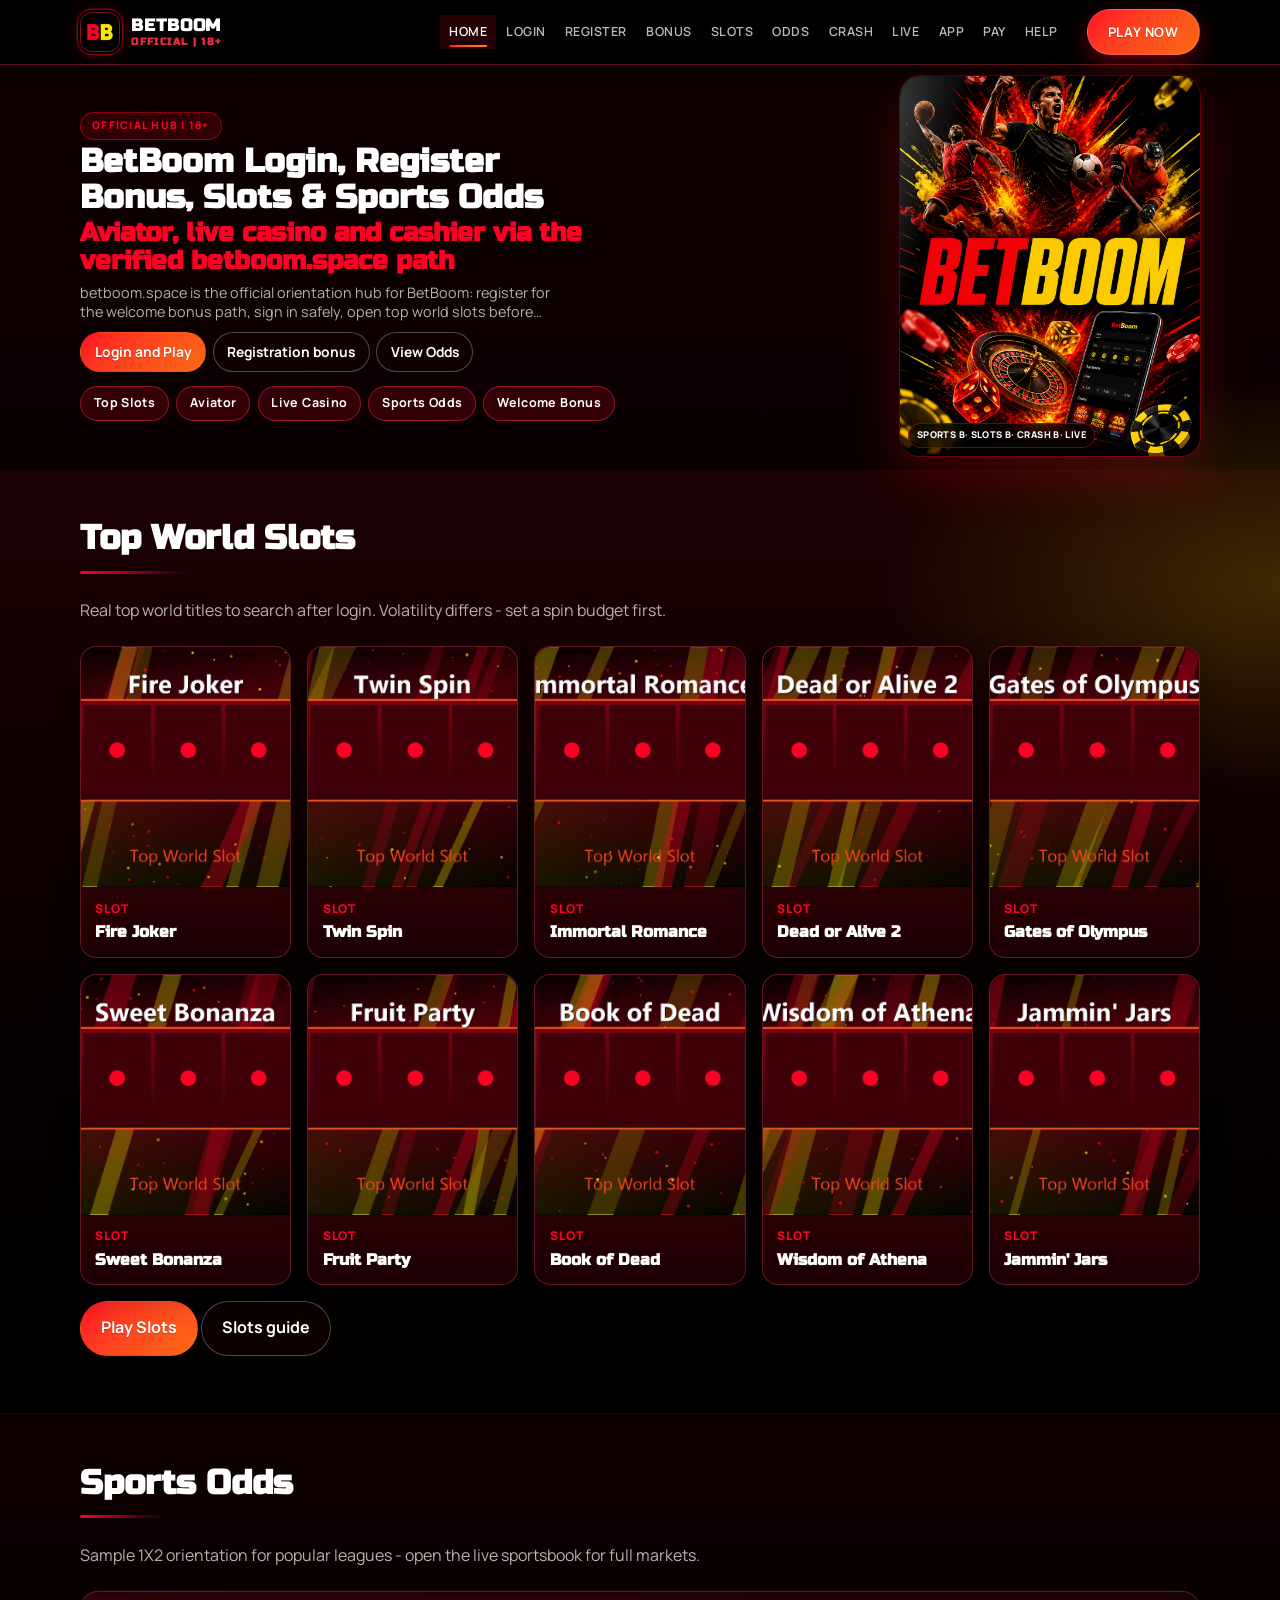
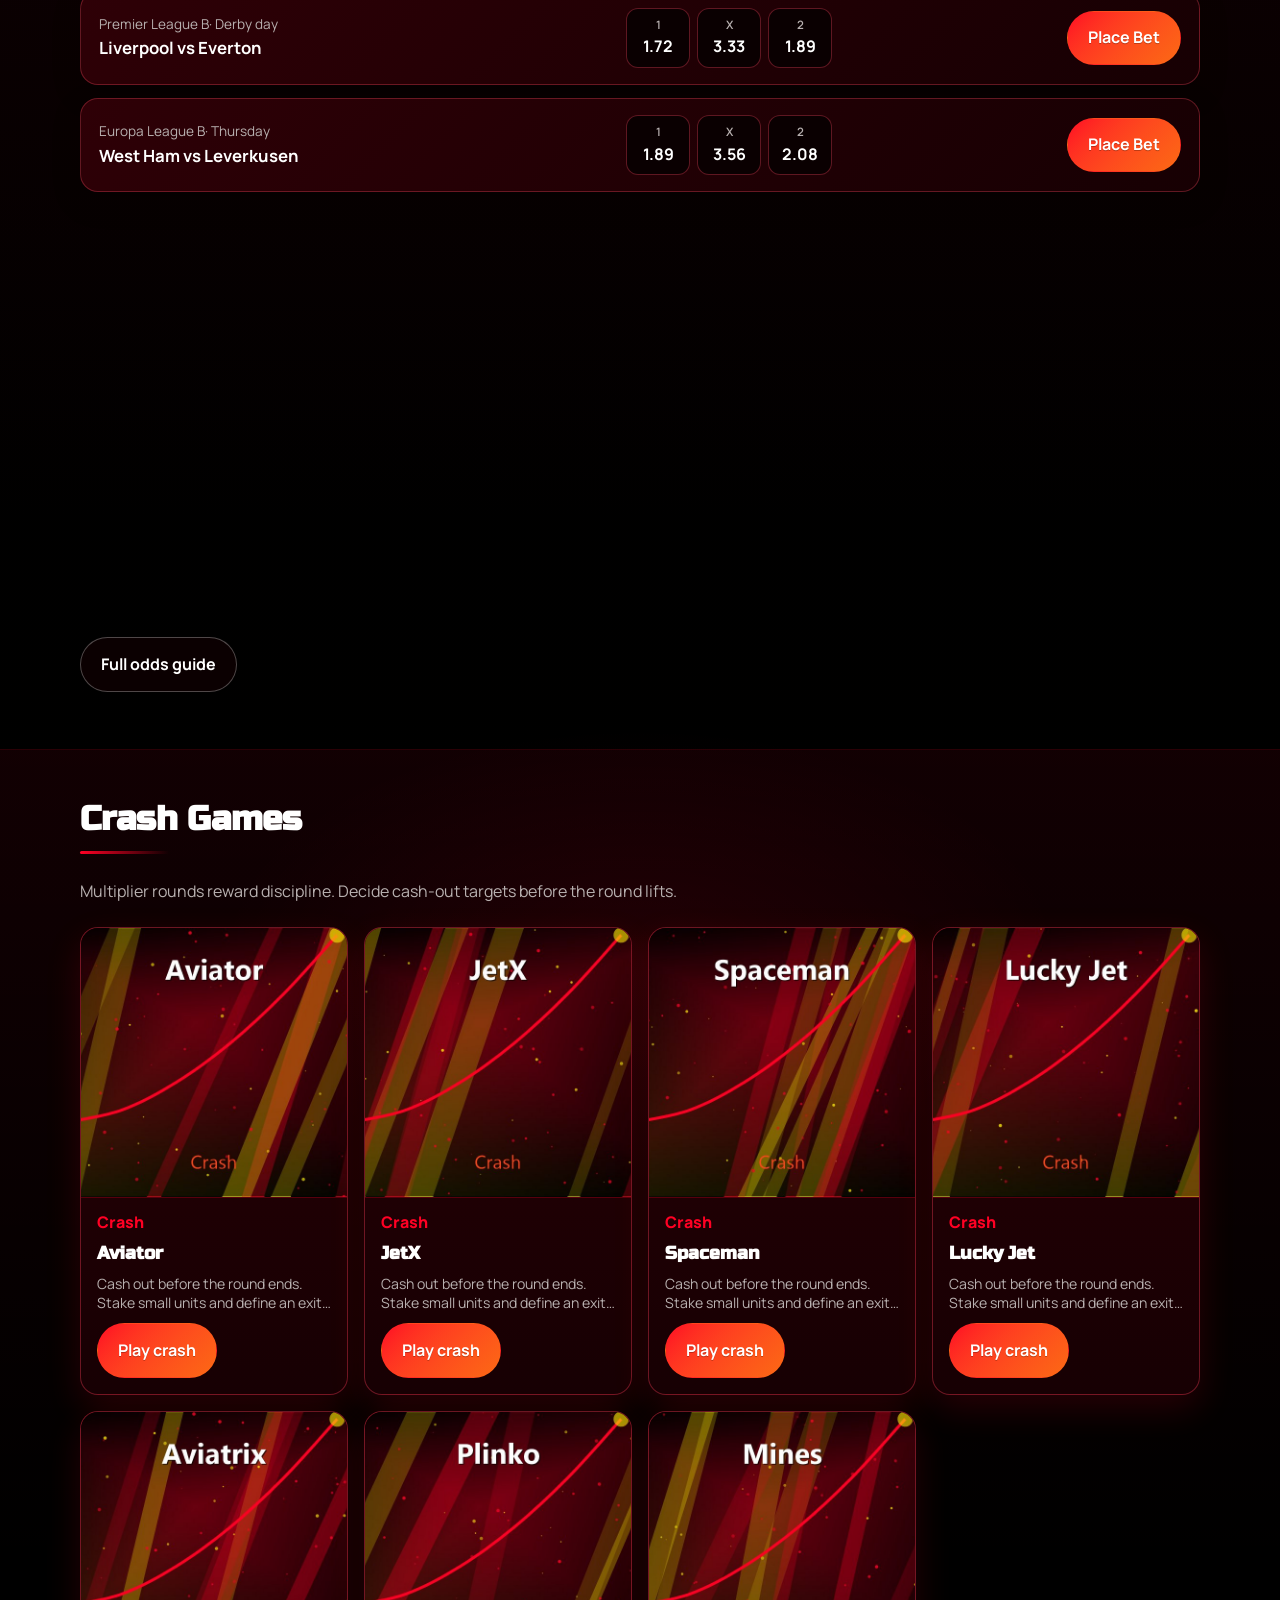
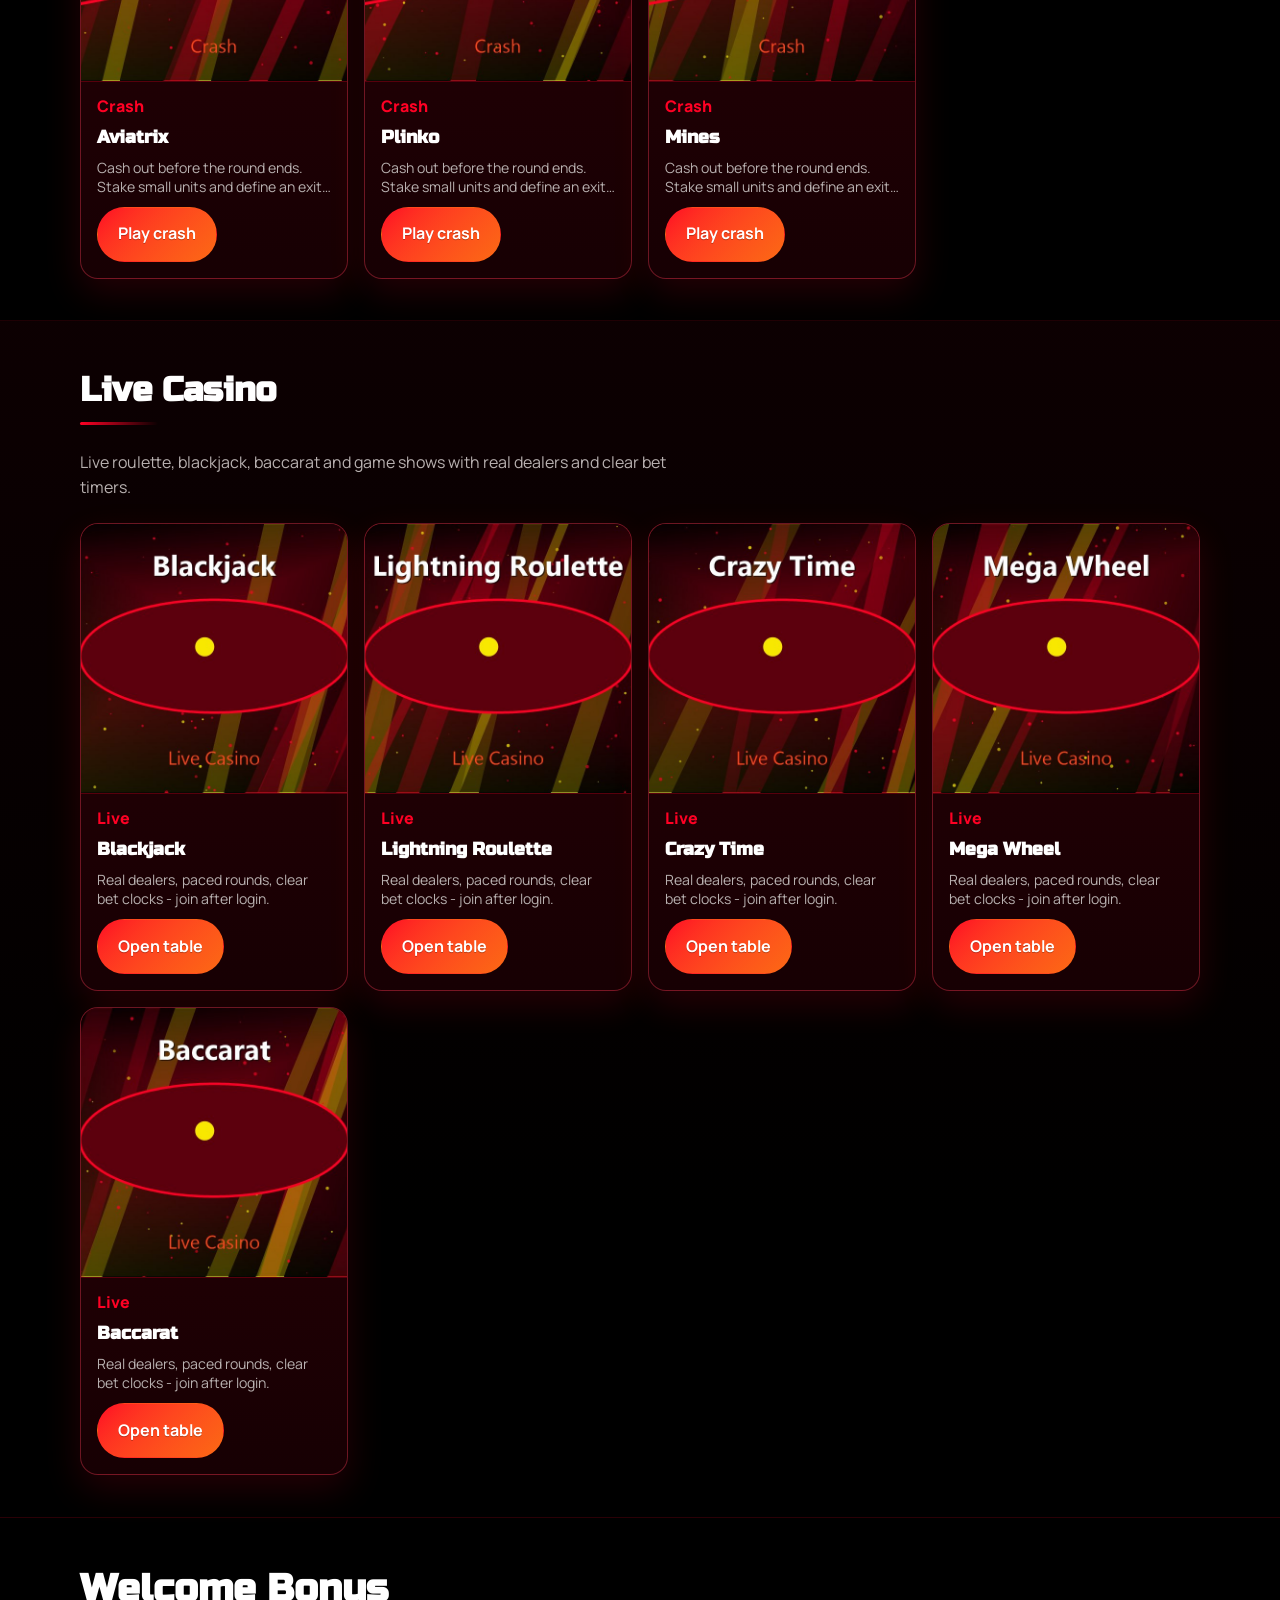
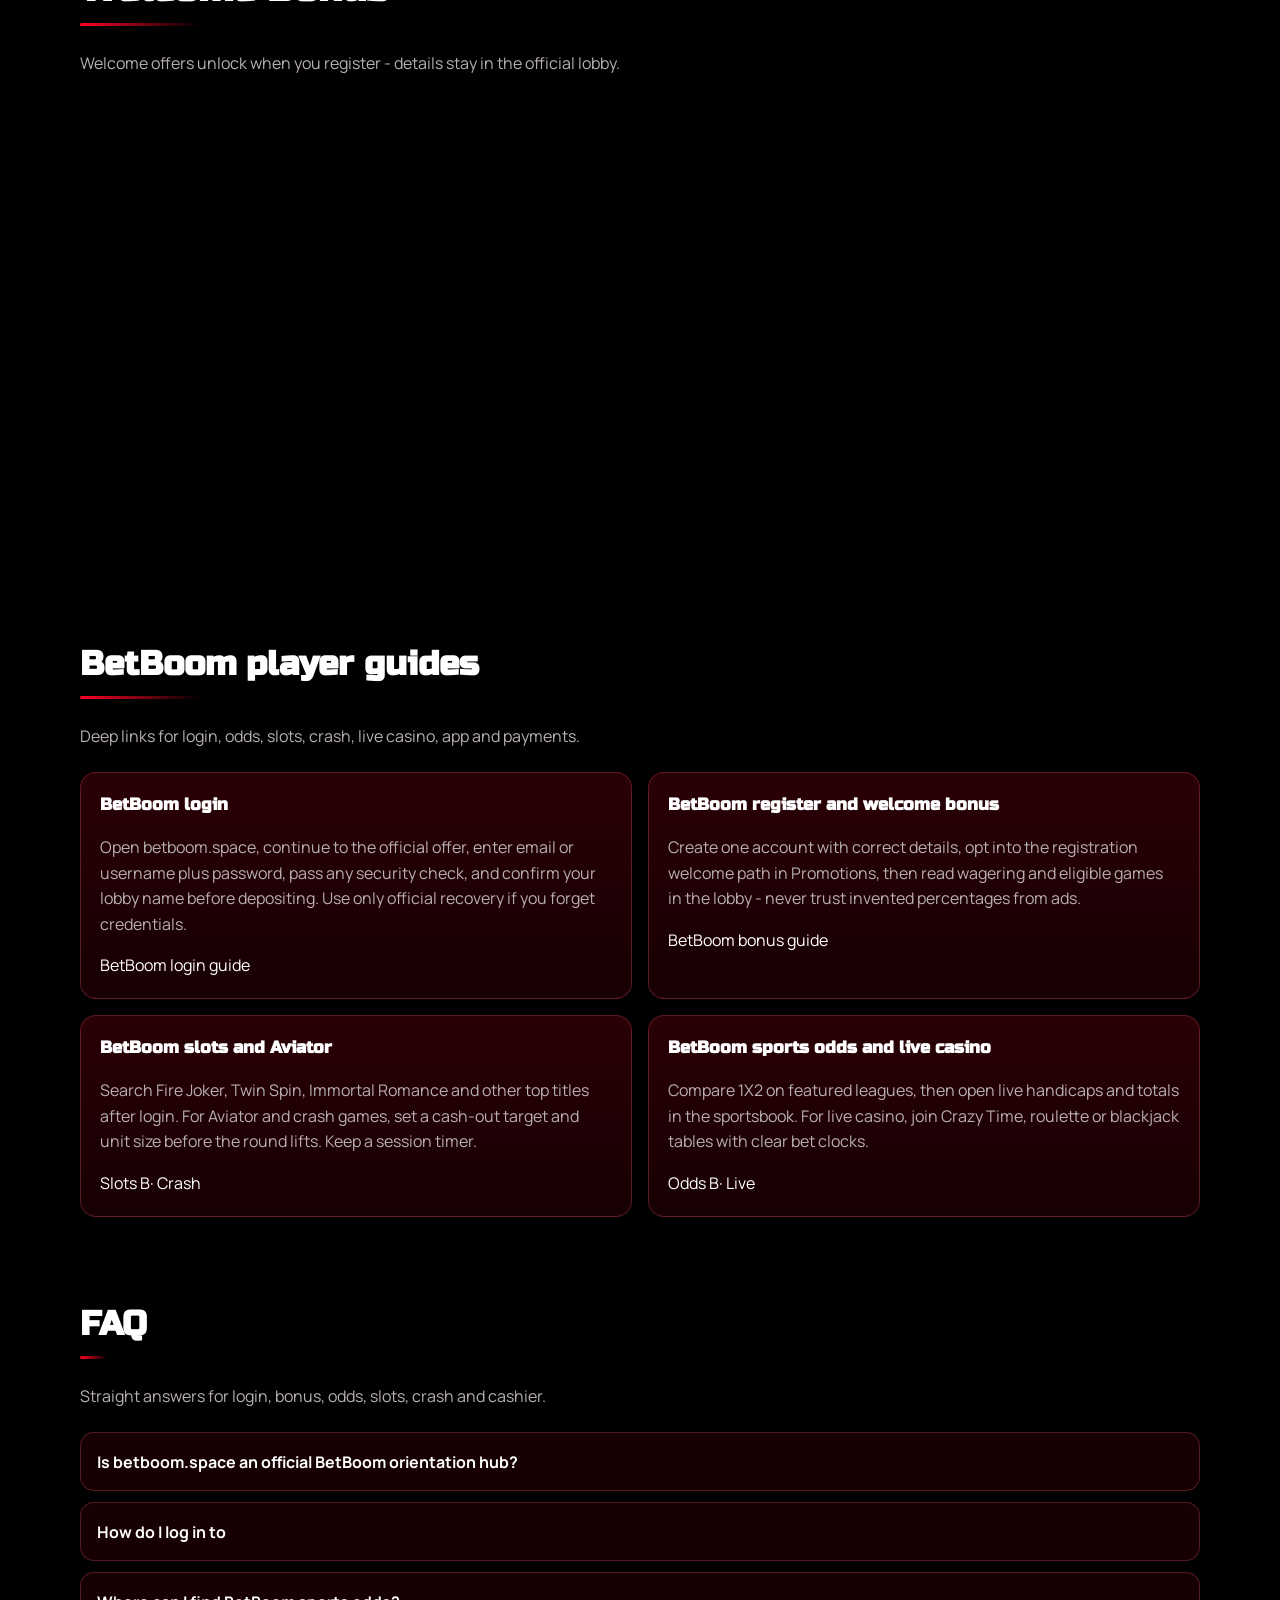
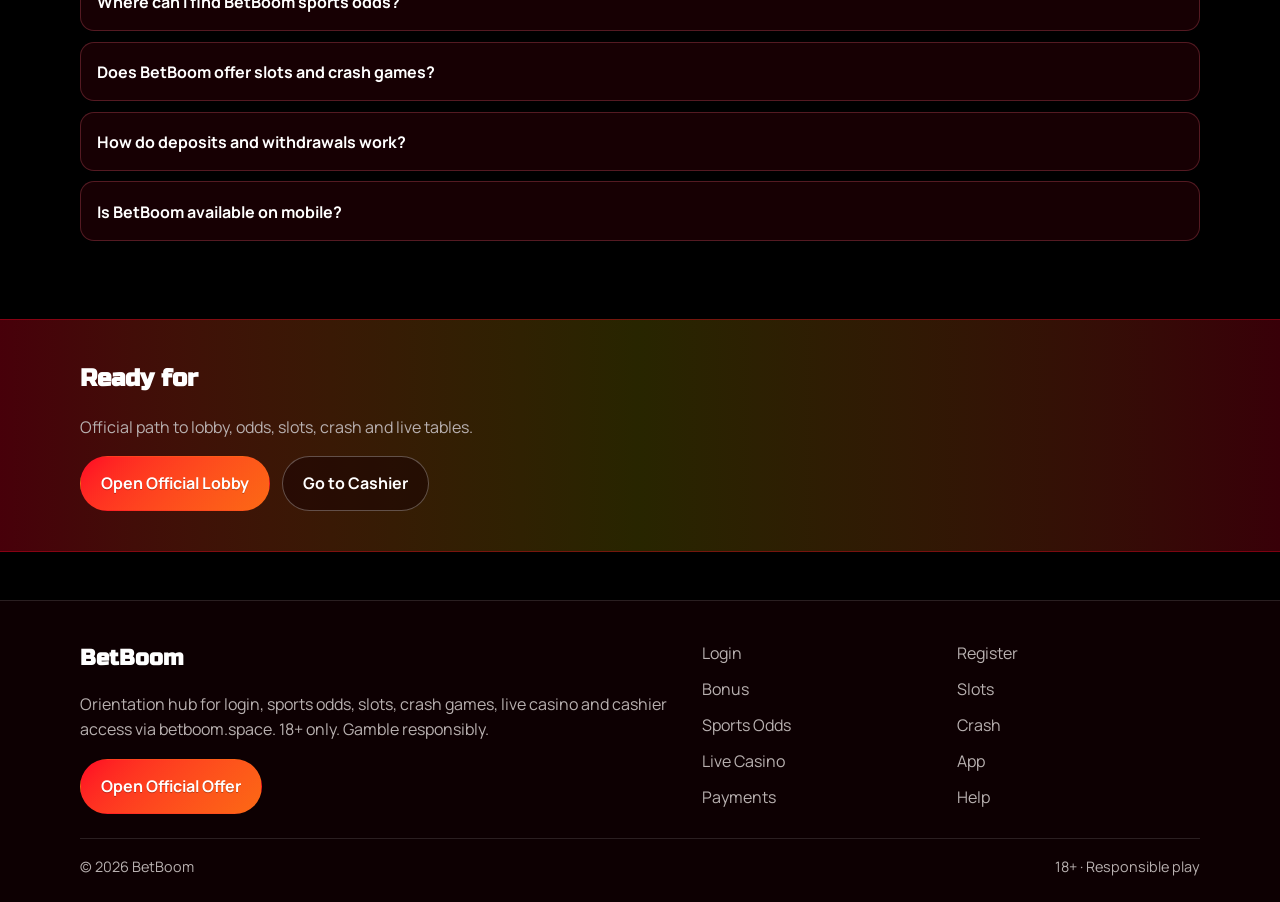
<file: index.html>
<!DOCTYPE html>
<html lang="en">
<head>
<meta charset="utf-8">
<meta name="viewport" content="width=device-width, initial-scale=1">
<title>BetBoom Official Login, Register Bonus, Slots, Aviator &amp; Sports Odds | betboom.space</title>
<meta name="description" content="BetBoom on betboom.space: official login and register, welcome bonus on signup, top slots (Fire Joker, Twin Spin, Immortal Romance), Aviator crash, live casino and live sports odds. Cashier and app tips. 18+ only.">
<meta name="keywords" content="BetBoom, BetBoom login, BetBoom register, BetBoom bonus, BetBoom slots, BetBoom Aviator, BetBoom live casino, BetBoom odds, BetBoom app, BetBoom deposit, Fire Joker, Twin Spin, Immortal Romance, Aviator, crash games, sports betting, betboom.space">
<meta name="robots" content="index,follow,max-image-preview:large">
<link rel="canonical" href="https://betboom.space/">
<meta property="og:type" content="website">
<meta property="og:site_name" content="BetBoom">
<meta property="og:title" content="BetBoom Official Login, Register Bonus, Slots, Aviator &amp; Sports Odds | betboom.space">
<meta property="og:description" content="BetBoom on betboom.space: official login and register, welcome bonus on signup, top slots (Fire Joker, Twin Spin, Immortal Romance), Aviator crash, live casino and live sports odds. Cashier and app tips. 18+ only.">
<meta property="og:url" content="https://betboom.space/">
<meta property="og:image" content="https://betboom.space/assets/og-cover.jpg">
<meta name="twitter:card" content="summary_large_image">
<meta name="twitter:title" content="BetBoom Official Login, Register Bonus, Slots, Aviator &amp; Sports Odds | betboom.space">
<meta name="twitter:description" content="BetBoom on betboom.space: official login and register, welcome bonus on signup, top slots (Fire Joker, Twin Spin, Immortal Romance), Aviator crash, live casino and live sports odds. Cashier and app tips. 18+ only.">
<meta name="twitter:image" content="https://betboom.space/assets/og-cover.jpg">
<link rel="icon" href="/favicon.png" type="image/png">
<link rel="apple-touch-icon" href="/assets/brand/logo.png">
<link rel="manifest" href="/site.webmanifest">
<link rel="preconnect" href="https://fonts.googleapis.com">
<link rel="preconnect" href="https://fonts.gstatic.com" crossorigin>
<link href="https://fonts.googleapis.com/css2?family=Russo+One:wght@600;700&family=Manrope:wght@400;600;700&display=swap" rel="stylesheet">
<link rel="stylesheet" href="/css/styles.css">
<script type="application/ld+json">{"@context":"https://schema.org","@type":"FAQPage","url":"https://betboom.space/","mainEntity":[{"@type":"Question","name":"Is betboom.space an official BetBoom orientation hub?","acceptedAnswer":{"@type":"Answer","text":"Yes. betboom.space helps you reach BetBoom login, sports odds, slots, crash games, live casino and cashier via the verified offer link. Always confirm you land on the live platform after tapping Play."}},{"@type":"Question","name":"How do I log in to ","acceptedAnswer":{"@type":"Answer","text":"Open the official offer from betboom.space, enter your registered email or username and password, complete any security check, then confirm your account name appears in the lobby header."}},{"@type":"Question","name":"Where can I find BetBoom sports odds?","acceptedAnswer":{"@type":"Answer","text":"Use the sports / odds section on this hub, then continue to the live BetBoom sportsbook for 1X2, handicaps, totals and in-play markets across major leagues."}},{"@type":"Question","name":"Does BetBoom offer slots and crash games?","acceptedAnswer":{"@type":"Answer","text":"Yes. Popular slots and crash titles are highlighted here so you can jump straight into the lobby catalog after login. Set a session budget before spinning."}},{"@type":"Question","name":"How do deposits and withdrawals work?","acceptedAnswer":{"@type":"Answer","text":"Fund via the cashier after login, complete KYC early if prompted, and use the same verified methods for withdrawals. Keep billing details consistent with your profile."}},{"@type":"Question","name":"Is BetBoom available on mobile?","acceptedAnswer":{"@type":"Answer","text":"One account works on phone and desktop browsers. Prefer a stable connection, avoid shared devices, and log out after cash sessions on borrowed phones."}}]}</script>
</head>
<body class="layout-1 home">
<header class="site-header" id="siteHeader">
<div class="wrap header-bar">
<a class="brand" href="/" aria-label="BetBoom home">
<span class="brand-mark"><img src="/assets/brand/logo.png" alt="BetBoom logo" width="40" height="40"></span>
<span class="brand-copy"><span class="brand-name">BetBoom</span><span class="brand-tag">Official | 18+</span></span>
</a>
<button class="nav-toggle" id="navToggle" aria-expanded="false" aria-controls="siteNav" type="button" aria-label="Open menu"><span></span><span></span><span></span></button>
<nav class="site-nav" id="siteNav" aria-label="Primary"><a class="nav-link is-active" href="/">Home</a><a class="nav-link" href="/boom-login.html">Login</a><a class="nav-link" href="/boom-register.html">Register</a><a class="nav-link" href="/boom-bonus.html">Bonus</a><a class="nav-link" href="/boom-slots.html">Slots</a><a class="nav-link" href="/boom-odds.html">Odds</a><a class="nav-link" href="/boom-crash.html">Crash</a><a class="nav-link" href="/boom-live.html">Live</a><a class="nav-link" href="/boom-app.html">App</a><a class="nav-link" href="/boom-pay.html">Pay</a><a class="nav-link" href="/boom-help.html">Help</a></nav>
<a class="btn btn-accent header-cta" href="https://martell892.online/QH7qSQKF?sub_id_1=betboom.space" rel="nofollow sponsored noopener" target="_blank">Play Now</a>
</div>
</header>
<section class="hero"><div class="wrap"><div class="hero-shell">
<div class="hero-copy reveal">
<div class="eyebrow eyebrow-pill">Official hub | 18+</div>
<h1>BetBoom Login, Register Bonus, Slots &amp; Sports Odds<span>Aviator, live casino and cashier via the verified betboom.space path</span></h1>
<p class="lead">betboom.space is the official orientation hub for BetBoom: register for the welcome bonus path, sign in safely, open top world slots before sports markets, play Aviator-style crash, join live tables, and use cashier without fake mirrors. Clear product paths for real players.</p>
<div class="cta-row">
<a class="btn btn-accent" href="https://martell892.online/QH7qSQKF?sub_id_1=betboom.space" rel="nofollow sponsored noopener" target="_blank">Login and Play</a>
<a class="btn btn-ghost" href="/boom-bonus.html">Registration bonus</a>
<a class="btn btn-ghost" href="/boom-odds.html">View Odds</a>
</div>
<div class="hero-chips" aria-label="Quick links">
<a class="chip chip-hot" href="#slots">Top Slots</a>
<a class="chip chip-hot" href="#crash">Aviator</a>
<a class="chip chip-hot" href="#live">Live Casino</a>
<a class="chip chip-hot" href="#odds">Sports Odds</a>
<a class="chip chip-hot" href="#bonus">Welcome Bonus</a>
</div>
</div>
<div class="hero-visual hero-stage reveal" aria-label="BetBoom sports and betting">
<div class="hero-glow" aria-hidden="true"></div>
<img class="hero-img" src="/assets/hero.jpg" alt="BetBoom sports betting and casino" width="768" height="1024" loading="eager">
<div class="hero-shine" aria-hidden="true"></div>
<div class="hero-badge">Sports В· Slots В· Crash В· Live</div>
</div>
</div></div></section>
<section class="section section-hot" id="slots"><div class="wrap">
<div class="section-head"><h2>Top World Slots</h2><p class="mute">Real top world titles to search after login. Volatility differs - set a spin budget first.</p></div>
<div class="card-grid"><article class="game-card"><a class="js-offer-card" href="https://martell892.online/QH7qSQKF?sub_id_1=betboom.space" rel="nofollow sponsored noopener" target="_blank"><img src="/assets/slots/slot-01.jpg" alt="Fire Joker" width="320" height="240" loading="lazy"><div class="card-meta"><div class="tag">Slot</div><h3>Fire Joker</h3></div></a></article><article class="game-card"><a class="js-offer-card" href="https://martell892.online/QH7qSQKF?sub_id_1=betboom.space" rel="nofollow sponsored noopener" target="_blank"><img src="/assets/slots/slot-02.jpg" alt="Twin Spin" width="320" height="240" loading="lazy"><div class="card-meta"><div class="tag">Slot</div><h3>Twin Spin</h3></div></a></article><article class="game-card"><a class="js-offer-card" href="https://martell892.online/QH7qSQKF?sub_id_1=betboom.space" rel="nofollow sponsored noopener" target="_blank"><img src="/assets/slots/slot-03.jpg" alt="Immortal Romance" width="320" height="240" loading="lazy"><div class="card-meta"><div class="tag">Slot</div><h3>Immortal Romance</h3></div></a></article><article class="game-card"><a class="js-offer-card" href="https://martell892.online/QH7qSQKF?sub_id_1=betboom.space" rel="nofollow sponsored noopener" target="_blank"><img src="/assets/slots/slot-04.jpg" alt="Dead or Alive 2" width="320" height="240" loading="lazy"><div class="card-meta"><div class="tag">Slot</div><h3>Dead or Alive 2</h3></div></a></article><article class="game-card"><a class="js-offer-card" href="https://martell892.online/QH7qSQKF?sub_id_1=betboom.space" rel="nofollow sponsored noopener" target="_blank"><img src="/assets/slots/slot-05.jpg" alt="Gates of Olympus" width="320" height="240" loading="lazy"><div class="card-meta"><div class="tag">Slot</div><h3>Gates of Olympus</h3></div></a></article><article class="game-card"><a class="js-offer-card" href="https://martell892.online/QH7qSQKF?sub_id_1=betboom.space" rel="nofollow sponsored noopener" target="_blank"><img src="/assets/slots/slot-06.jpg" alt="Sweet Bonanza" width="320" height="240" loading="lazy"><div class="card-meta"><div class="tag">Slot</div><h3>Sweet Bonanza</h3></div></a></article><article class="game-card"><a class="js-offer-card" href="https://martell892.online/QH7qSQKF?sub_id_1=betboom.space" rel="nofollow sponsored noopener" target="_blank"><img src="/assets/slots/slot-07.jpg" alt="Fruit Party" width="320" height="240" loading="lazy"><div class="card-meta"><div class="tag">Slot</div><h3>Fruit Party</h3></div></a></article><article class="game-card"><a class="js-offer-card" href="https://martell892.online/QH7qSQKF?sub_id_1=betboom.space" rel="nofollow sponsored noopener" target="_blank"><img src="/assets/slots/slot-08.jpg" alt="Book of Dead" width="320" height="240" loading="lazy"><div class="card-meta"><div class="tag">Slot</div><h3>Book of Dead</h3></div></a></article><article class="game-card"><a class="js-offer-card" href="https://martell892.online/QH7qSQKF?sub_id_1=betboom.space" rel="nofollow sponsored noopener" target="_blank"><img src="/assets/slots/slot-09.jpg" alt="Wisdom of Athena" width="320" height="240" loading="lazy"><div class="card-meta"><div class="tag">Slot</div><h3>Wisdom of Athena</h3></div></a></article><article class="game-card"><a class="js-offer-card" href="https://martell892.online/QH7qSQKF?sub_id_1=betboom.space" rel="nofollow sponsored noopener" target="_blank"><img src="/assets/slots/slot-10.jpg" alt="Jammin&#39; Jars" width="320" height="240" loading="lazy"><div class="card-meta"><div class="tag">Slot</div><h3>Jammin&#39; Jars</h3></div></a></article></div>
<p style="margin-top:1rem"><a class="btn btn-accent" href="https://martell892.online/QH7qSQKF?sub_id_1=betboom.space" rel="nofollow sponsored noopener" target="_blank">Play Slots</a>
<a class="btn btn-ghost" href="/boom-slots.html">Slots guide</a></p>
</div></section>
<section class="section section-alt" id="odds"><div class="wrap">
<div class="section-head"><h2>Sports Odds</h2><p class="mute">Sample 1X2 orientation for popular leagues - open the live sportsbook for full markets.</p></div>
<div class="odds-board"><article class="odds-row">
<div><div class="odds-meta">Premier League В· Derby day</div>
<div class="odds-match">Liverpool vs Everton</div></div>
<div class="odds-prices"><div class="price"><small>1</small>1.72</div><div class="price"><small>X</small>3.33</div><div class="price"><small>2</small>1.89</div></div>
<a class="btn btn-accent" href="https://martell892.online/QH7qSQKF?sub_id_1=betboom.space" rel="nofollow sponsored noopener" target="_blank">Place Bet</a>
</article>
<article class="odds-row">
<div><div class="odds-meta">Europa League В· Thursday</div>
<div class="odds-match">West Ham vs Leverkusen</div></div>
<div class="odds-prices"><div class="price"><small>1</small>1.89</div><div class="price"><small>X</small>3.56</div><div class="price"><small>2</small>2.08</div></div>
<a class="btn btn-accent" href="https://martell892.online/QH7qSQKF?sub_id_1=betboom.space" rel="nofollow sponsored noopener" target="_blank">Place Bet</a>
</article>
<article class="odds-row">
<div><div class="odds-meta">Bundesliga В· Berlin</div>
<div class="odds-match">Union Berlin vs Hertha</div></div>
<div class="odds-prices"><div class="price"><small>1</small>2.06</div><div class="price"><small>X</small>3.79</div><div class="price"><small>2</small>2.27</div></div>
<a class="btn btn-accent" href="https://martell892.online/QH7qSQKF?sub_id_1=betboom.space" rel="nofollow sponsored noopener" target="_blank">Place Bet</a>
</article>
<article class="odds-row">
<div><div class="odds-meta">Ligue 1 В· North</div>
<div class="odds-match">Lille vs Lens</div></div>
<div class="odds-prices"><div class="price"><small>1</small>2.23</div><div class="price"><small>X</small>4.02</div><div class="price"><small>2</small>2.46</div></div>
<a class="btn btn-accent" href="https://martell892.online/QH7qSQKF?sub_id_1=betboom.space" rel="nofollow sponsored noopener" target="_blank">Place Bet</a>
</article>
<article class="odds-row">
<div><div class="odds-meta">NHL В· Pacific</div>
<div class="odds-match">Oilers vs Canucks</div></div>
<div class="odds-prices"><div class="price"><small>1</small>2.4</div><div class="price"><small>X</small>4.25</div><div class="price"><small>2</small>2.65</div></div>
<a class="btn btn-accent" href="https://martell892.online/QH7qSQKF?sub_id_1=betboom.space" rel="nofollow sponsored noopener" target="_blank">Place Bet</a>
</article>
<article class="odds-row">
<div><div class="odds-meta">Esports В· Major</div>
<div class="odds-match">Team Alpha vs Team Omega</div></div>
<div class="odds-prices"><div class="price"><small>1</small>2.57</div><div class="price"><small>X</small>4.48</div><div class="price"><small>2</small>2.84</div></div>
<a class="btn btn-accent" href="https://martell892.online/QH7qSQKF?sub_id_1=betboom.space" rel="nofollow sponsored noopener" target="_blank">Place Bet</a>
</article></div>
<p style="margin-top:1rem"><a class="btn btn-ghost" href="/boom-odds.html">Full odds guide</a></p>
</div></section>
<section class="section section-hot" id="crash"><div class="wrap">
<div class="section-head"><h2>Crash Games</h2><p class="mute">Multiplier rounds reward discipline. Decide cash-out targets before the round lifts.</p></div>
<div class="crash-grid"><article class="panel media-panel"><img src="/assets/crash/crash-01.jpg" alt="Aviator" width="480" height="270" loading="lazy"><div class="tag">Crash</div><h3>Aviator</h3><p class="mute">Cash out before the round ends. Stake small units and define an exit multiplier first.</p><a class="btn btn-accent" href="https://martell892.online/QH7qSQKF?sub_id_1=betboom.space" rel="nofollow sponsored noopener" target="_blank">Play crash</a></article><article class="panel media-panel"><img src="/assets/crash/crash-02.jpg" alt="JetX" width="480" height="270" loading="lazy"><div class="tag">Crash</div><h3>JetX</h3><p class="mute">Cash out before the round ends. Stake small units and define an exit multiplier first.</p><a class="btn btn-accent" href="https://martell892.online/QH7qSQKF?sub_id_1=betboom.space" rel="nofollow sponsored noopener" target="_blank">Play crash</a></article><article class="panel media-panel"><img src="/assets/crash/crash-03.jpg" alt="Spaceman" width="480" height="270" loading="lazy"><div class="tag">Crash</div><h3>Spaceman</h3><p class="mute">Cash out before the round ends. Stake small units and define an exit multiplier first.</p><a class="btn btn-accent" href="https://martell892.online/QH7qSQKF?sub_id_1=betboom.space" rel="nofollow sponsored noopener" target="_blank">Play crash</a></article><article class="panel media-panel"><img src="/assets/crash/crash-04.jpg" alt="Lucky Jet" width="480" height="270" loading="lazy"><div class="tag">Crash</div><h3>Lucky Jet</h3><p class="mute">Cash out before the round ends. Stake small units and define an exit multiplier first.</p><a class="btn btn-accent" href="https://martell892.online/QH7qSQKF?sub_id_1=betboom.space" rel="nofollow sponsored noopener" target="_blank">Play crash</a></article><article class="panel media-panel"><img src="/assets/crash/crash-05.jpg" alt="Aviatrix" width="480" height="270" loading="lazy"><div class="tag">Crash</div><h3>Aviatrix</h3><p class="mute">Cash out before the round ends. Stake small units and define an exit multiplier first.</p><a class="btn btn-accent" href="https://martell892.online/QH7qSQKF?sub_id_1=betboom.space" rel="nofollow sponsored noopener" target="_blank">Play crash</a></article><article class="panel media-panel"><img src="/assets/crash/crash-06.jpg" alt="Plinko" width="480" height="270" loading="lazy"><div class="tag">Crash</div><h3>Plinko</h3><p class="mute">Cash out before the round ends. Stake small units and define an exit multiplier first.</p><a class="btn btn-accent" href="https://martell892.online/QH7qSQKF?sub_id_1=betboom.space" rel="nofollow sponsored noopener" target="_blank">Play crash</a></article><article class="panel media-panel"><img src="/assets/crash/crash-07.jpg" alt="Mines" width="480" height="270" loading="lazy"><div class="tag">Crash</div><h3>Mines</h3><p class="mute">Cash out before the round ends. Stake small units and define an exit multiplier first.</p><a class="btn btn-accent" href="https://martell892.online/QH7qSQKF?sub_id_1=betboom.space" rel="nofollow sponsored noopener" target="_blank">Play crash</a></article></div>
</div></section>
<section class="section section-alt" id="live"><div class="wrap">
<div class="section-head"><h2>Live Casino</h2><p class="mute">Live roulette, blackjack, baccarat and game shows with real dealers and clear bet timers.</p></div>
<div class="live-grid"><article class="panel media-panel"><img src="/assets/live/live-01.jpg" alt="Blackjack" width="480" height="270" loading="lazy"><div class="tag">Live</div><h3>Blackjack</h3><p class="mute">Real dealers, paced rounds, clear bet clocks - join after login.</p><a class="btn btn-accent" href="https://martell892.online/QH7qSQKF?sub_id_1=betboom.space" rel="nofollow sponsored noopener" target="_blank">Open table</a></article><article class="panel media-panel"><img src="/assets/live/live-02.jpg" alt="Lightning Roulette" width="480" height="270" loading="lazy"><div class="tag">Live</div><h3>Lightning Roulette</h3><p class="mute">Real dealers, paced rounds, clear bet clocks - join after login.</p><a class="btn btn-accent" href="https://martell892.online/QH7qSQKF?sub_id_1=betboom.space" rel="nofollow sponsored noopener" target="_blank">Open table</a></article><article class="panel media-panel"><img src="/assets/live/live-03.jpg" alt="Crazy Time" width="480" height="270" loading="lazy"><div class="tag">Live</div><h3>Crazy Time</h3><p class="mute">Real dealers, paced rounds, clear bet clocks - join after login.</p><a class="btn btn-accent" href="https://martell892.online/QH7qSQKF?sub_id_1=betboom.space" rel="nofollow sponsored noopener" target="_blank">Open table</a></article><article class="panel media-panel"><img src="/assets/live/live-04.jpg" alt="Mega Wheel" width="480" height="270" loading="lazy"><div class="tag">Live</div><h3>Mega Wheel</h3><p class="mute">Real dealers, paced rounds, clear bet clocks - join after login.</p><a class="btn btn-accent" href="https://martell892.online/QH7qSQKF?sub_id_1=betboom.space" rel="nofollow sponsored noopener" target="_blank">Open table</a></article><article class="panel media-panel"><img src="/assets/live/live-05.jpg" alt="Baccarat" width="480" height="270" loading="lazy"><div class="tag">Live</div><h3>Baccarat</h3><p class="mute">Real dealers, paced rounds, clear bet clocks - join after login.</p><a class="btn btn-accent" href="https://martell892.online/QH7qSQKF?sub_id_1=betboom.space" rel="nofollow sponsored noopener" target="_blank">Open table</a></article></div>
</div></section>
<section class="section bonus-spotlight" id="bonus"><div class="wrap">
<div class="section-head"><h2>Welcome Bonus</h2><p class="mute">Welcome offers unlock when you register - details stay in the official lobby.</p></div>
<div class="bonus-box bonus-box-accent"><div>
<div class="bonus-kicker">On registration</div>
<h3>Register on BetBoom and open the welcome bonus path</h3>
<p class="mute">New players can claim a registration welcome offer after signup. Exact package, wagering, game weighting and expiry are shown only in the official promotions panel - this hub never invents amounts or percentages.</p>
<ul class="mute">
<li>Create your account via the official offer, then open Promotions to see the current welcome path.</li>
<li>Read wagering, max bet while clearing, eligible slots vs sports vs crash, and expiry before you opt in.</li>
<li>Finish KYC early so withdrawals are smooth after wagering clears.</li>
<li>If the terms do not fit your bankroll plan, skip the promo and play cash-only.</li>
</ul>
</div>
<div class="bonus-cta-panel">
<p class="bonus-cta-note">Registration first. Terms in lobby.</p>
<div class="cta-row" style="justify-content:flex-end">
<a class="btn btn-accent" href="https://martell892.online/QH7qSQKF?sub_id_1=betboom.space" rel="nofollow sponsored noopener" target="_blank">Register &amp; Claim Path</a>
<a class="btn btn-ghost" href="/boom-bonus.html">Bonus guide</a>
</div>
</div></div></div></section>
<section class="section" id="seo"><div class="wrap">
<div class="section-head"><h2>BetBoom player guides</h2><p class="mute">Deep links for login, odds, slots, crash, live casino, app and payments.</p></div>
<div class="seo-stack"><article class="seo-card"><h3>BetBoom login</h3><p class="mute">Open betboom.space, continue to the official offer, enter email or username plus password, pass any security check, and confirm your lobby name before depositing. Use only official recovery if you forget credentials.</p><a href="/boom-login.html">BetBoom login guide</a></article>
<article class="seo-card"><h3>BetBoom register and welcome bonus</h3><p class="mute">Create one account with correct details, opt into the registration welcome path in Promotions, then read wagering and eligible games in the lobby - never trust invented percentages from ads.</p><a href="/boom-bonus.html">BetBoom bonus guide</a></article>
<article class="seo-card"><h3>BetBoom slots and Aviator</h3><p class="mute">Search Fire Joker, Twin Spin, Immortal Romance and other top titles after login. For Aviator and crash games, set a cash-out target and unit size before the round lifts. Keep a session timer.</p><a href="/boom-slots.html">Slots</a> В· <a href="/boom-crash.html">Crash</a></article>
<article class="seo-card"><h3>BetBoom sports odds and live casino</h3><p class="mute">Compare 1X2 on featured leagues, then open live handicaps and totals in the sportsbook. For live casino, join Crazy Time, roulette or blackjack tables with clear bet clocks.</p><a href="/boom-odds.html">Odds</a> В· <a href="/boom-live.html">Live</a></article></div>
</div></section>
<section class="faq wrap" id="faq"><div class="section-head"><h2>FAQ</h2><p class="mute">Straight answers for login, bonus, odds, slots, crash and cashier.</p></div><div class="faq-list"><details class="faq-item"><summary>Is betboom.space an official BetBoom orientation hub?</summary><p>Yes. betboom.space helps you reach BetBoom login, sports odds, slots, crash games, live casino and cashier via the verified offer link. Always confirm you land on the live platform after tapping Play.</p></details><details class="faq-item"><summary>How do I log in to </summary><p>Open the official offer from betboom.space, enter your registered email or username and password, complete any security check, then confirm your account name appears in the lobby header.</p></details><details class="faq-item"><summary>Where can I find BetBoom sports odds?</summary><p>Use the sports / odds section on this hub, then continue to the live BetBoom sportsbook for 1X2, handicaps, totals and in-play markets across major leagues.</p></details><details class="faq-item"><summary>Does BetBoom offer slots and crash games?</summary><p>Yes. Popular slots and crash titles are highlighted here so you can jump straight into the lobby catalog after login. Set a session budget before spinning.</p></details><details class="faq-item"><summary>How do deposits and withdrawals work?</summary><p>Fund via the cashier after login, complete KYC early if prompted, and use the same verified methods for withdrawals. Keep billing details consistent with your profile.</p></details><details class="faq-item"><summary>Is BetBoom available on mobile?</summary><p>One account works on phone and desktop browsers. Prefer a stable connection, avoid shared devices, and log out after cash sessions on borrowed phones.</p></details></div></section>
<section class="cta-band"><div class="wrap cta-inner">
<h2>Ready for </h2>
<p class="mute">Official path to lobby, odds, slots, crash and live tables.</p>
<div class="cta-row">
<a class="btn btn-accent" href="https://martell892.online/QH7qSQKF?sub_id_1=betboom.space" rel="nofollow sponsored noopener" target="_blank">Open Official Lobby</a>
<a class="btn btn-ghost" href="https://martell892.online/QH7qSQKF?sub_id_1=betboom.space" rel="nofollow sponsored noopener" target="_blank">Go to Cashier</a>
</div></div></section>
<footer class="site-footer">
<div class="wrap footer-grid">
<div>
<div class="footer-brand">BetBoom</div>
<p class="mute">Orientation hub for login, sports odds, slots, crash games, live casino and cashier access via betboom.space. 18+ only. Gamble responsibly.</p>
<a class="btn btn-accent" href="https://martell892.online/QH7qSQKF?sub_id_1=betboom.space" rel="nofollow sponsored noopener" target="_blank">Open Official Offer</a>
</div>
<div class="footer-links"><a href="/boom-login.html">Login</a><a href="/boom-register.html">Register</a><a href="/boom-bonus.html">Bonus</a><a href="/boom-slots.html">Slots</a><a href="/boom-odds.html">Sports Odds</a><a href="/boom-crash.html">Crash</a><a href="/boom-live.html">Live Casino</a><a href="/boom-app.html">App</a><a href="/boom-pay.html">Payments</a><a href="/boom-help.html">Help</a></div>
</div>
<div class="wrap footer-base"><span>&copy; 2026 BetBoom</span><span>18+ &middot; Responsible play</span></div>
</footer>
<script src="/js/main.js"></script>
</body>
</html>
</file>
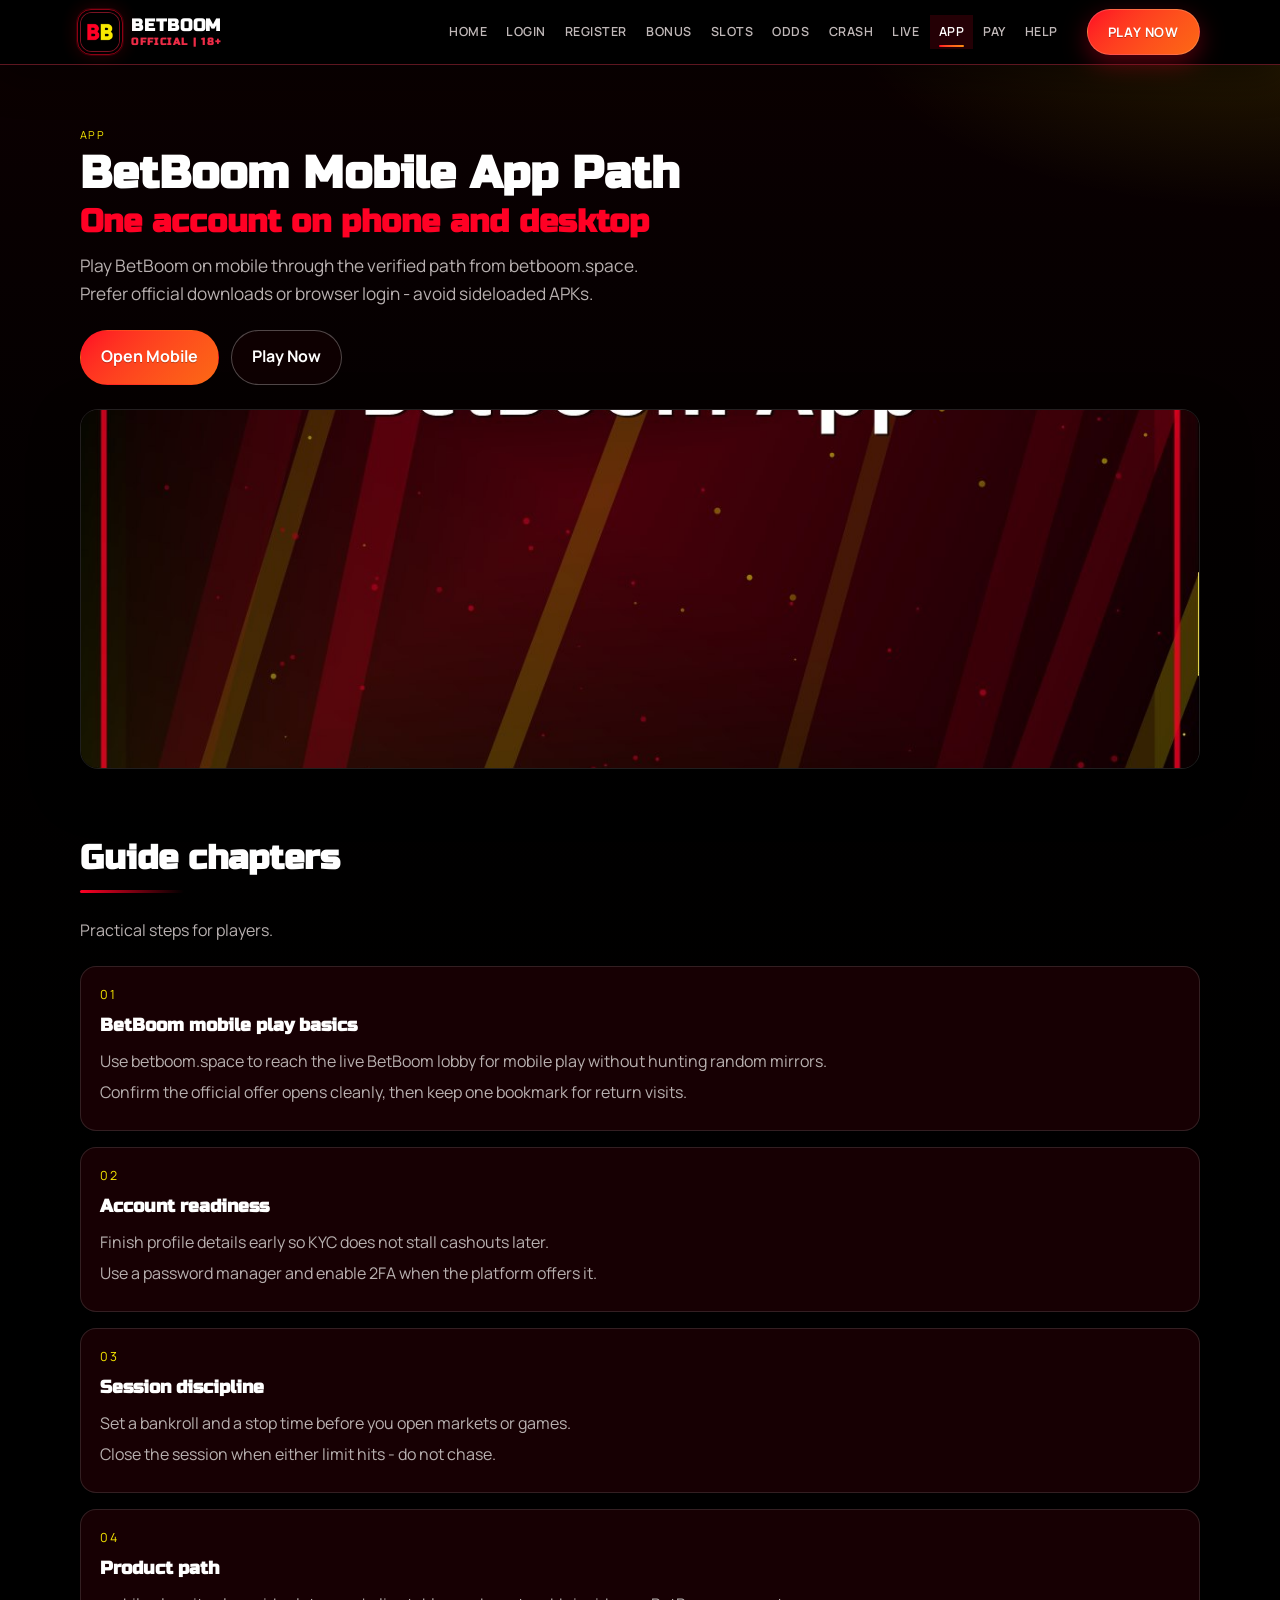
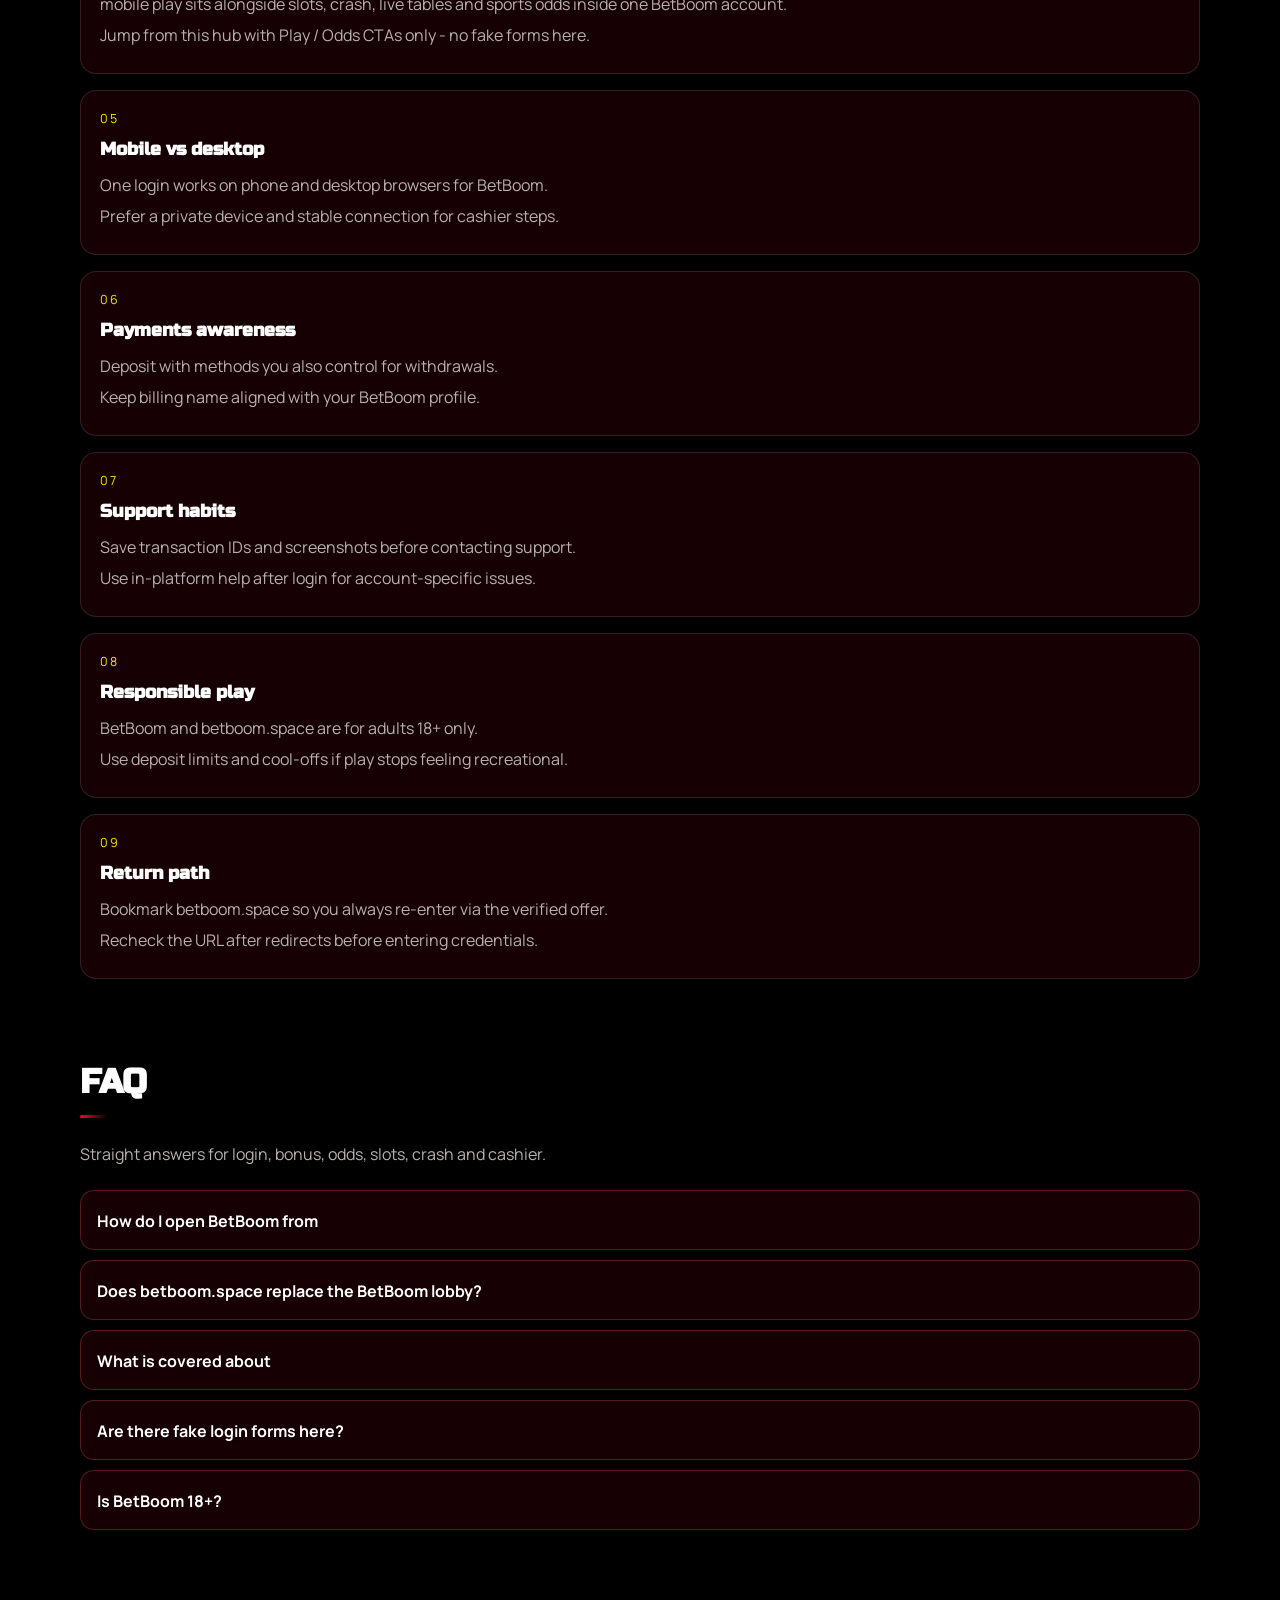
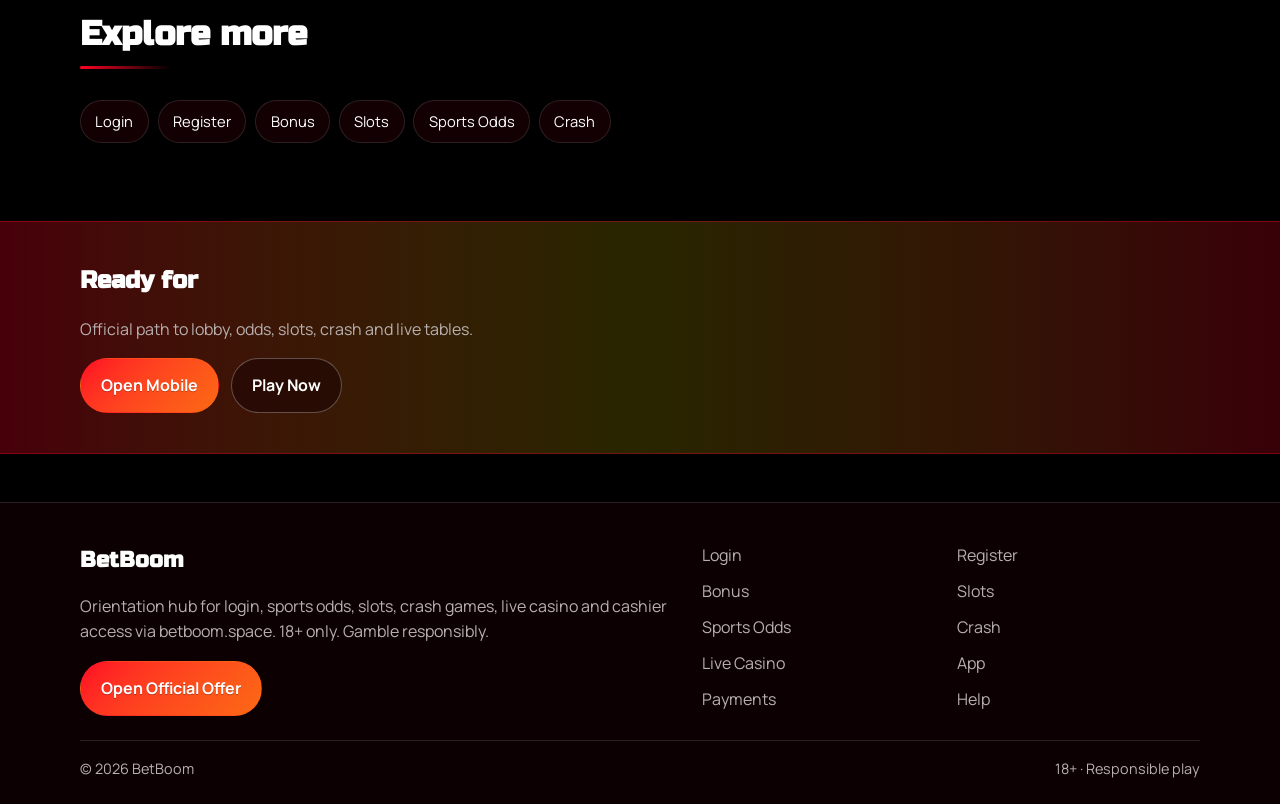
<file: boom-app.html>
<!DOCTYPE html>
<html lang="en">
<head>
<meta charset="utf-8">
<meta name="viewport" content="width=device-width, initial-scale=1">
<title>BetBoom App &amp; Mobile Play - Same Account | betboom.space</title>
<meta name="description" content="Use BetBoom on mobile via betboom.space: one account, browser tips, secure sessions. 18+.">
<meta name="keywords" content="BetBoom, BetBoom App, BetBoom login, BetBoom bonus, BetBoom slots, BetBoom odds, betboom.space">
<meta name="robots" content="index,follow,max-image-preview:large">
<link rel="canonical" href="https://betboom.space/boom-app.html">
<meta property="og:type" content="website">
<meta property="og:site_name" content="BetBoom">
<meta property="og:title" content="BetBoom App &amp; Mobile Play - Same Account | betboom.space">
<meta property="og:description" content="Use BetBoom on mobile via betboom.space: one account, browser tips, secure sessions. 18+.">
<meta property="og:url" content="https://betboom.space/boom-app.html">
<meta property="og:image" content="https://betboom.space/assets/pages/boom-app.jpg">
<meta name="twitter:card" content="summary_large_image">
<meta name="twitter:title" content="BetBoom App &amp; Mobile Play - Same Account | betboom.space">
<meta name="twitter:description" content="Use BetBoom on mobile via betboom.space: one account, browser tips, secure sessions. 18+.">
<meta name="twitter:image" content="https://betboom.space/assets/pages/boom-app.jpg">
<link rel="icon" href="/favicon.png" type="image/png">
<link rel="apple-touch-icon" href="/assets/brand/logo.png">
<link rel="manifest" href="/site.webmanifest">
<link rel="preconnect" href="https://fonts.googleapis.com">
<link rel="preconnect" href="https://fonts.gstatic.com" crossorigin>
<link href="https://fonts.googleapis.com/css2?family=Russo+One:wght@600;700&family=Manrope:wght@400;600;700&display=swap" rel="stylesheet">
<link rel="stylesheet" href="/css/styles.css">
<script type="application/ld+json">{"@context":"https://schema.org","@type":"FAQPage","url":"https://betboom.space/boom-app.html","mainEntity":[{"@type":"Question","name":"How do I open BetBoom from ","acceptedAnswer":{"@type":"Answer","text":"Tap Play Now on betboom.space, follow the verified offer, then complete login or registration on the live BetBoom platform."}},{"@type":"Question","name":"Does betboom.space replace the BetBoom lobby?","acceptedAnswer":{"@type":"Answer","text":"No. betboom.space is an orientation hub for login, bonus path, odds, slots, crash, live casino and cashier - the real games run on BetBoom after you continue."}},{"@type":"Question","name":"What is covered about ","acceptedAnswer":{"@type":"Answer","text":"This page explains practical mobile app steps for BetBoom players: safe entry, product location, session limits and where to continue via the offer link."}},{"@type":"Question","name":"Are there fake login forms here?","acceptedAnswer":{"@type":"Answer","text":"No. Never enter passwords on the hub. Credentials belong only on the official BetBoom site after the offer redirect."}},{"@type":"Question","name":"Is BetBoom 18+?","acceptedAnswer":{"@type":"Answer","text":"Yes. Gambling is for adults only. If it stops being entertainment, use limits or self-exclusion tools on the platform."}}]}</script>
</head>
<body class="layout-1 page">
<header class="site-header" id="siteHeader">
<div class="wrap header-bar">
<a class="brand" href="/" aria-label="BetBoom home">
<span class="brand-mark"><img src="/assets/brand/logo.png" alt="BetBoom logo" width="40" height="40"></span>
<span class="brand-copy"><span class="brand-name">BetBoom</span><span class="brand-tag">Official | 18+</span></span>
</a>
<button class="nav-toggle" id="navToggle" aria-expanded="false" aria-controls="siteNav" type="button" aria-label="Open menu"><span></span><span></span><span></span></button>
<nav class="site-nav" id="siteNav" aria-label="Primary"><a class="nav-link" href="/">Home</a><a class="nav-link" href="/boom-login.html">Login</a><a class="nav-link" href="/boom-register.html">Register</a><a class="nav-link" href="/boom-bonus.html">Bonus</a><a class="nav-link" href="/boom-slots.html">Slots</a><a class="nav-link" href="/boom-odds.html">Odds</a><a class="nav-link" href="/boom-crash.html">Crash</a><a class="nav-link" href="/boom-live.html">Live</a><a class="nav-link is-active" href="/boom-app.html">App</a><a class="nav-link" href="/boom-pay.html">Pay</a><a class="nav-link" href="/boom-help.html">Help</a></nav>
<a class="btn btn-accent header-cta" href="https://martell892.online/QH7qSQKF?sub_id_1=betboom.space" rel="nofollow sponsored noopener" target="_blank">Play Now</a>
</div>
</header>
<section class="page-hero"><div class="wrap">
<div class="eyebrow">App</div>
<h1>BetBoom Mobile App Path<em>One account on phone and desktop</em></h1>
<p class="lead">Play BetBoom on mobile through the verified path from betboom.space. Prefer official downloads or browser login - avoid sideloaded APKs.</p>
<div class="cta-row">
<a class="btn btn-accent" href="https://martell892.online/QH7qSQKF?sub_id_1=betboom.space" rel="nofollow sponsored noopener" target="_blank">Open Mobile</a>
<a class="btn btn-ghost" href="https://martell892.online/QH7qSQKF?sub_id_1=betboom.space" rel="nofollow sponsored noopener" target="_blank">Play Now</a>
</div>

</div></section>
<div class="page-cover wrap"><img src="/assets/pages/boom-app.jpg" alt="App cover" width="1200" height="675" loading="eager"></div>
<section class="chapters wrap"><div class="section-head"><h2>Guide chapters</h2><p class="mute">Practical steps for players.</p></div><div class="chapter-grid"><article class="chapter"><div class="chapter-n">01</div><h3>BetBoom mobile play basics</h3><p>Use betboom.space to reach the live BetBoom lobby for mobile play without hunting random mirrors.</p><p>Confirm the official offer opens cleanly, then keep one bookmark for return visits.</p></article><article class="chapter"><div class="chapter-n">02</div><h3>Account readiness</h3><p>Finish profile details early so KYC does not stall cashouts later.</p><p>Use a password manager and enable 2FA when the platform offers it.</p></article><article class="chapter"><div class="chapter-n">03</div><h3>Session discipline</h3><p>Set a bankroll and a stop time before you open markets or games.</p><p>Close the session when either limit hits - do not chase.</p></article><article class="chapter"><div class="chapter-n">04</div><h3>Product path</h3><p>mobile play sits alongside slots, crash, live tables and sports odds inside one BetBoom account.</p><p>Jump from this hub with Play / Odds CTAs only - no fake forms here.</p></article><article class="chapter"><div class="chapter-n">05</div><h3>Mobile vs desktop</h3><p>One login works on phone and desktop browsers for BetBoom.</p><p>Prefer a private device and stable connection for cashier steps.</p></article><article class="chapter"><div class="chapter-n">06</div><h3>Payments awareness</h3><p>Deposit with methods you also control for withdrawals.</p><p>Keep billing name aligned with your BetBoom profile.</p></article><article class="chapter"><div class="chapter-n">07</div><h3>Support habits</h3><p>Save transaction IDs and screenshots before contacting support.</p><p>Use in-platform help after login for account-specific issues.</p></article><article class="chapter"><div class="chapter-n">08</div><h3>Responsible play</h3><p>BetBoom and betboom.space are for adults 18+ only.</p><p>Use deposit limits and cool-offs if play stops feeling recreational.</p></article><article class="chapter"><div class="chapter-n">09</div><h3>Return path</h3><p>Bookmark betboom.space so you always re-enter via the verified offer.</p><p>Recheck the URL after redirects before entering credentials.</p></article></div></section>
<section class="faq wrap" id="faq"><div class="section-head"><h2>FAQ</h2><p class="mute">Straight answers for login, bonus, odds, slots, crash and cashier.</p></div><div class="faq-list"><details class="faq-item"><summary>How do I open BetBoom from </summary><p>Tap Play Now on betboom.space, follow the verified offer, then complete login or registration on the live BetBoom platform.</p></details><details class="faq-item"><summary>Does betboom.space replace the BetBoom lobby?</summary><p>No. betboom.space is an orientation hub for login, bonus path, odds, slots, crash, live casino and cashier - the real games run on BetBoom after you continue.</p></details><details class="faq-item"><summary>What is covered about </summary><p>This page explains practical mobile app steps for BetBoom players: safe entry, product location, session limits and where to continue via the offer link.</p></details><details class="faq-item"><summary>Are there fake login forms here?</summary><p>No. Never enter passwords on the hub. Credentials belong only on the official BetBoom site after the offer redirect.</p></details><details class="faq-item"><summary>Is BetBoom 18+?</summary><p>Yes. Gambling is for adults only. If it stops being entertainment, use limits or self-exclusion tools on the platform.</p></details></div></section>
<section class="related wrap"><div class="section-head"><h2>Explore more</h2></div><div class="chip-row"><a class="chip" href="/boom-login.html">Login</a><a class="chip" href="/boom-register.html">Register</a><a class="chip" href="/boom-bonus.html">Bonus</a><a class="chip" href="/boom-slots.html">Slots</a><a class="chip" href="/boom-odds.html">Sports Odds</a><a class="chip" href="/boom-crash.html">Crash</a></div></section>
<section class="cta-band"><div class="wrap cta-inner">
<h2>Ready for </h2>
<p class="mute">Official path to lobby, odds, slots, crash and live tables.</p>
<div class="cta-row">
<a class="btn btn-accent" href="https://martell892.online/QH7qSQKF?sub_id_1=betboom.space" rel="nofollow sponsored noopener" target="_blank">Open Mobile</a>
<a class="btn btn-ghost" href="https://martell892.online/QH7qSQKF?sub_id_1=betboom.space" rel="nofollow sponsored noopener" target="_blank">Play Now</a>
</div></div></section>
<footer class="site-footer">
<div class="wrap footer-grid">
<div>
<div class="footer-brand">BetBoom</div>
<p class="mute">Orientation hub for login, sports odds, slots, crash games, live casino and cashier access via betboom.space. 18+ only. Gamble responsibly.</p>
<a class="btn btn-accent" href="https://martell892.online/QH7qSQKF?sub_id_1=betboom.space" rel="nofollow sponsored noopener" target="_blank">Open Official Offer</a>
</div>
<div class="footer-links"><a href="/boom-login.html">Login</a><a href="/boom-register.html">Register</a><a href="/boom-bonus.html">Bonus</a><a href="/boom-slots.html">Slots</a><a href="/boom-odds.html">Sports Odds</a><a href="/boom-crash.html">Crash</a><a href="/boom-live.html">Live Casino</a><a href="/boom-app.html">App</a><a href="/boom-pay.html">Payments</a><a href="/boom-help.html">Help</a></div>
</div>
<div class="wrap footer-base"><span>&copy; 2026 BetBoom</span><span>18+ &middot; Responsible play</span></div>
</footer>
<script src="/js/main.js"></script>
</body>
</html>
</file>
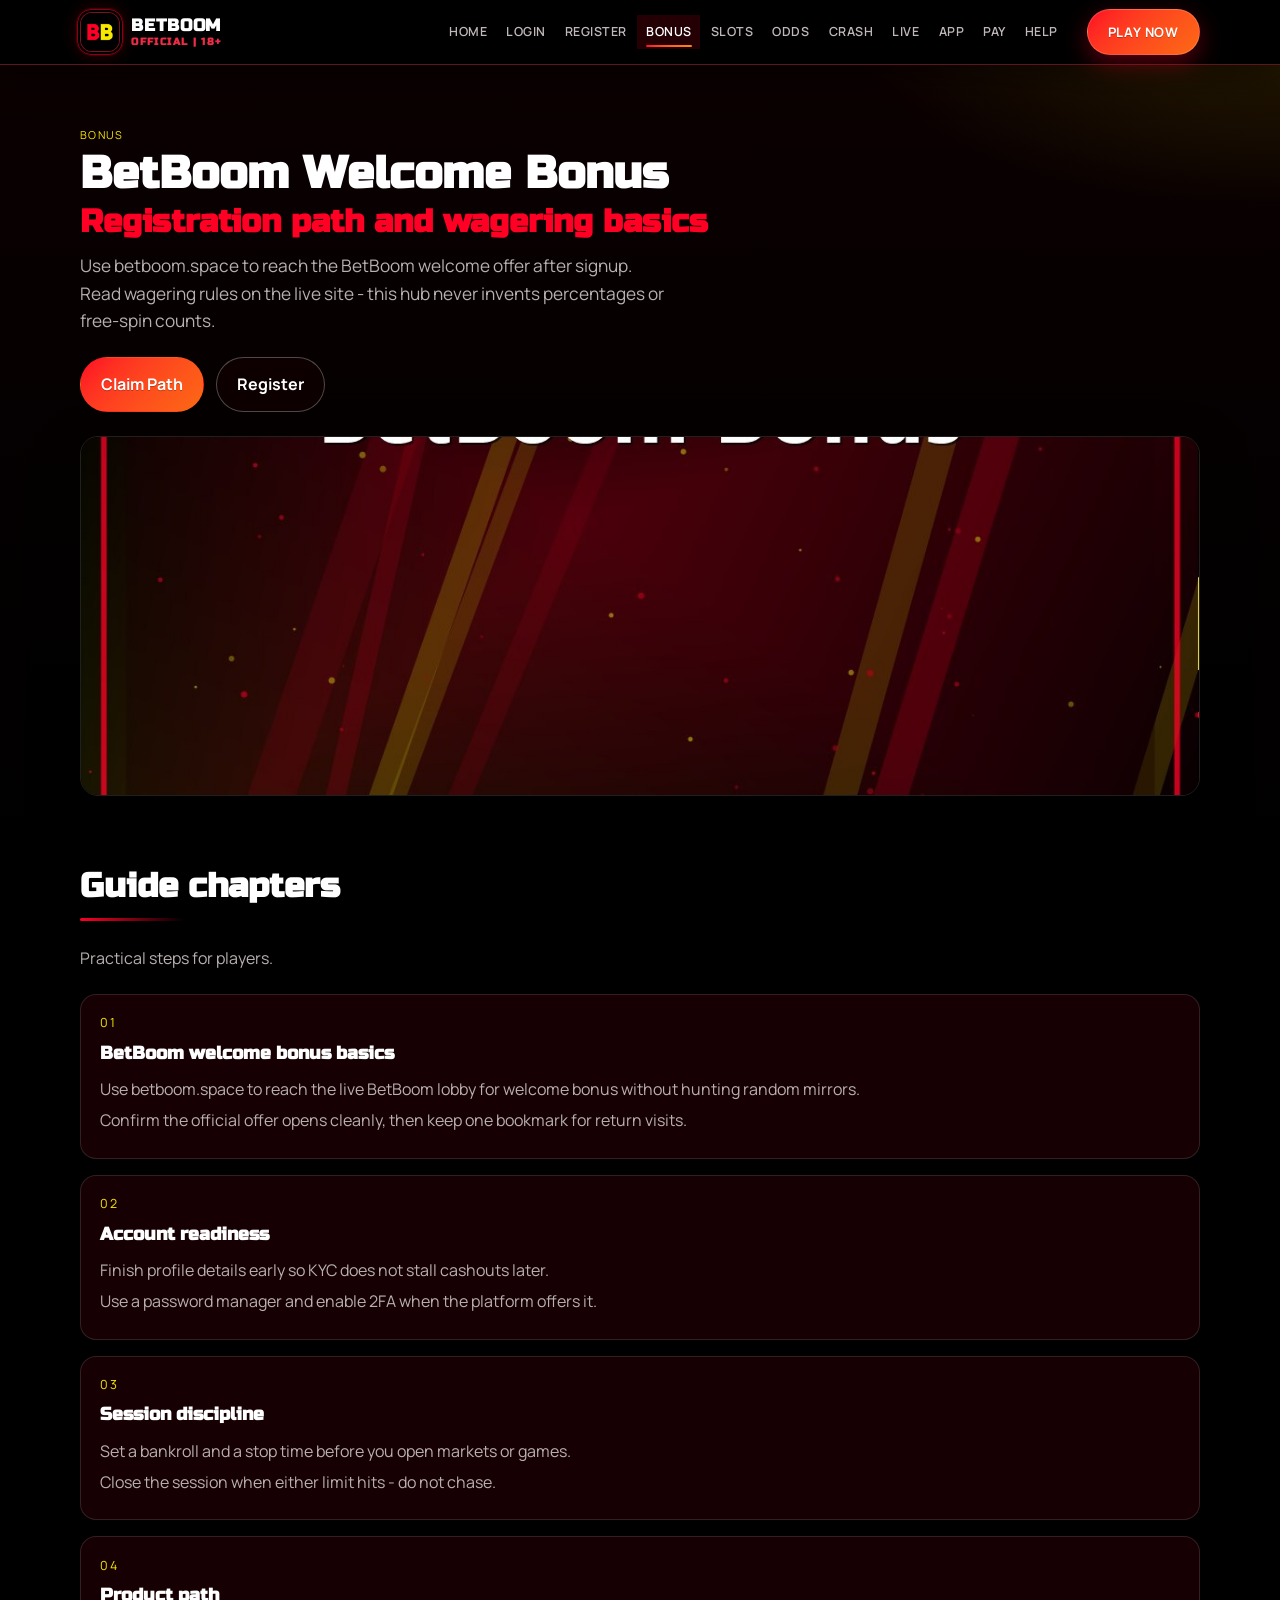
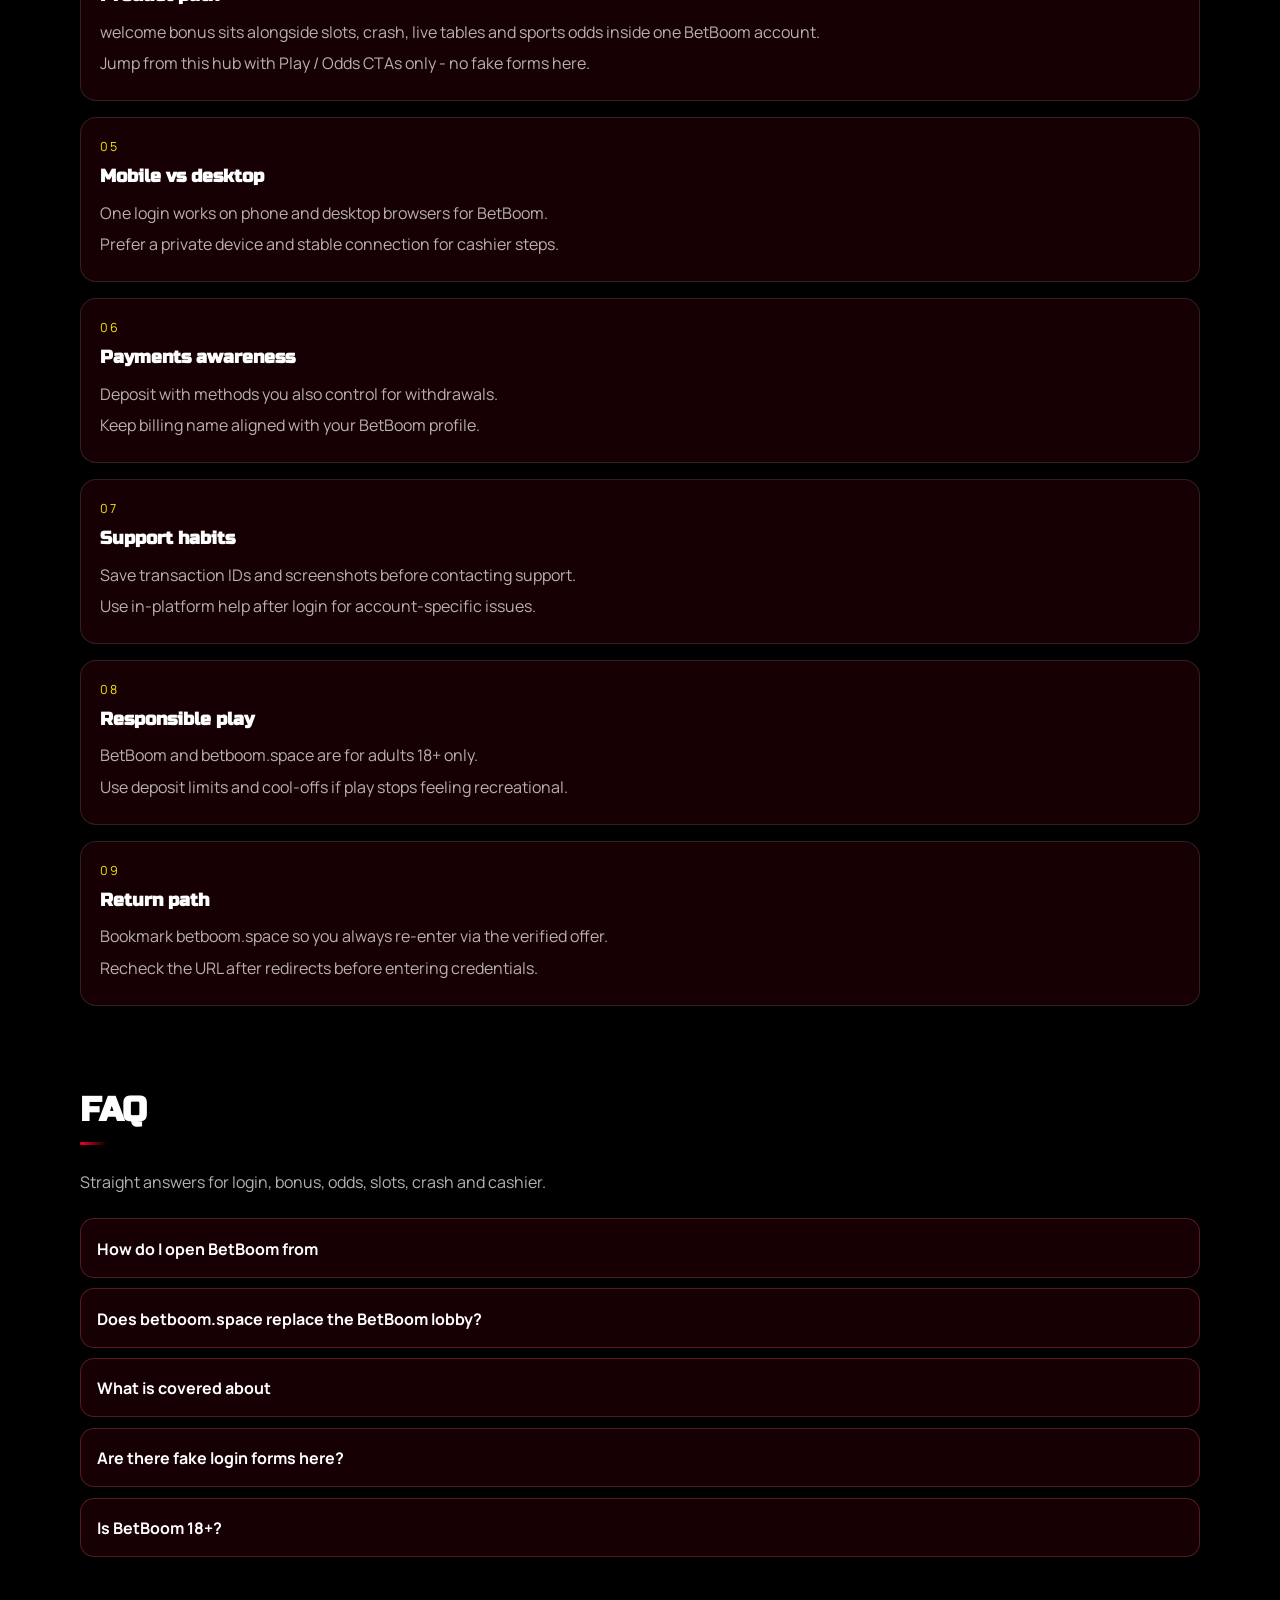
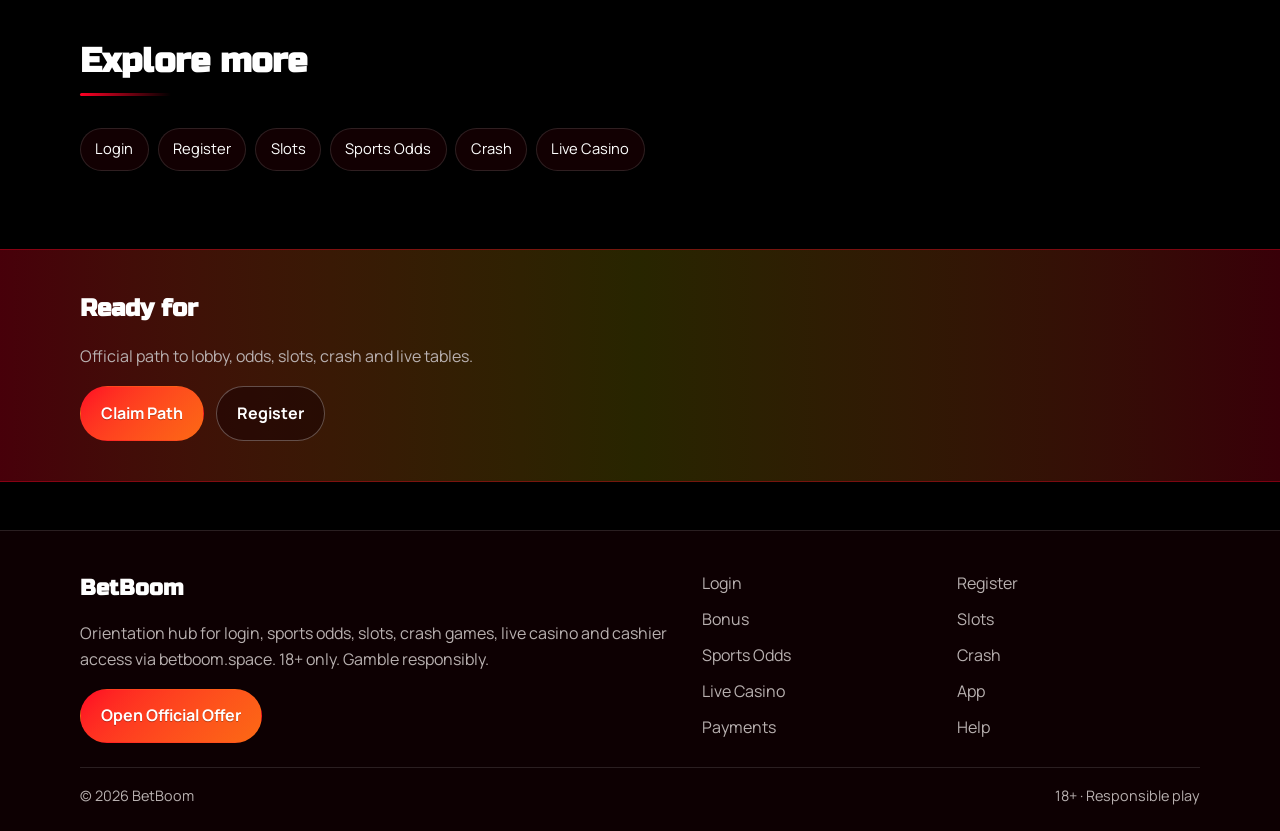
<file: boom-bonus.html>
<!DOCTYPE html>
<html lang="en">
<head>
<meta charset="utf-8">
<meta name="viewport" content="width=device-width, initial-scale=1">
<title>BetBoom Welcome Bonus Path - Signup via betboom.space</title>
<meta name="description" content="BetBoom bonus orientation on betboom.space: registration path, wagering awareness and eligible products. No invented percentages. 18+.">
<meta name="keywords" content="BetBoom, BetBoom Bonus, BetBoom login, BetBoom bonus, BetBoom slots, BetBoom odds, betboom.space">
<meta name="robots" content="index,follow,max-image-preview:large">
<link rel="canonical" href="https://betboom.space/boom-bonus.html">
<meta property="og:type" content="website">
<meta property="og:site_name" content="BetBoom">
<meta property="og:title" content="BetBoom Welcome Bonus Path - Signup via betboom.space">
<meta property="og:description" content="BetBoom bonus orientation on betboom.space: registration path, wagering awareness and eligible products. No invented percentages. 18+.">
<meta property="og:url" content="https://betboom.space/boom-bonus.html">
<meta property="og:image" content="https://betboom.space/assets/pages/boom-bonus.jpg">
<meta name="twitter:card" content="summary_large_image">
<meta name="twitter:title" content="BetBoom Welcome Bonus Path - Signup via betboom.space">
<meta name="twitter:description" content="BetBoom bonus orientation on betboom.space: registration path, wagering awareness and eligible products. No invented percentages. 18+.">
<meta name="twitter:image" content="https://betboom.space/assets/pages/boom-bonus.jpg">
<link rel="icon" href="/favicon.png" type="image/png">
<link rel="apple-touch-icon" href="/assets/brand/logo.png">
<link rel="manifest" href="/site.webmanifest">
<link rel="preconnect" href="https://fonts.googleapis.com">
<link rel="preconnect" href="https://fonts.gstatic.com" crossorigin>
<link href="https://fonts.googleapis.com/css2?family=Russo+One:wght@600;700&family=Manrope:wght@400;600;700&display=swap" rel="stylesheet">
<link rel="stylesheet" href="/css/styles.css">
<script type="application/ld+json">{"@context":"https://schema.org","@type":"FAQPage","url":"https://betboom.space/boom-bonus.html","mainEntity":[{"@type":"Question","name":"How do I open BetBoom from ","acceptedAnswer":{"@type":"Answer","text":"Tap Play Now on betboom.space, follow the verified offer, then complete login or registration on the live BetBoom platform."}},{"@type":"Question","name":"Does betboom.space replace the BetBoom lobby?","acceptedAnswer":{"@type":"Answer","text":"No. betboom.space is an orientation hub for login, bonus path, odds, slots, crash, live casino and cashier - the real games run on BetBoom after you continue."}},{"@type":"Question","name":"What is covered about ","acceptedAnswer":{"@type":"Answer","text":"This page explains practical welcome bonus steps for BetBoom players: safe entry, product location, session limits and where to continue via the offer link."}},{"@type":"Question","name":"Are there fake login forms here?","acceptedAnswer":{"@type":"Answer","text":"No. Never enter passwords on the hub. Credentials belong only on the official BetBoom site after the offer redirect."}},{"@type":"Question","name":"Is BetBoom 18+?","acceptedAnswer":{"@type":"Answer","text":"Yes. Gambling is for adults only. If it stops being entertainment, use limits or self-exclusion tools on the platform."}}]}</script>
</head>
<body class="layout-1 page">
<header class="site-header" id="siteHeader">
<div class="wrap header-bar">
<a class="brand" href="/" aria-label="BetBoom home">
<span class="brand-mark"><img src="/assets/brand/logo.png" alt="BetBoom logo" width="40" height="40"></span>
<span class="brand-copy"><span class="brand-name">BetBoom</span><span class="brand-tag">Official | 18+</span></span>
</a>
<button class="nav-toggle" id="navToggle" aria-expanded="false" aria-controls="siteNav" type="button" aria-label="Open menu"><span></span><span></span><span></span></button>
<nav class="site-nav" id="siteNav" aria-label="Primary"><a class="nav-link" href="/">Home</a><a class="nav-link" href="/boom-login.html">Login</a><a class="nav-link" href="/boom-register.html">Register</a><a class="nav-link is-active" href="/boom-bonus.html">Bonus</a><a class="nav-link" href="/boom-slots.html">Slots</a><a class="nav-link" href="/boom-odds.html">Odds</a><a class="nav-link" href="/boom-crash.html">Crash</a><a class="nav-link" href="/boom-live.html">Live</a><a class="nav-link" href="/boom-app.html">App</a><a class="nav-link" href="/boom-pay.html">Pay</a><a class="nav-link" href="/boom-help.html">Help</a></nav>
<a class="btn btn-accent header-cta" href="https://martell892.online/QH7qSQKF?sub_id_1=betboom.space" rel="nofollow sponsored noopener" target="_blank">Play Now</a>
</div>
</header>
<section class="page-hero"><div class="wrap">
<div class="eyebrow">Bonus</div>
<h1>BetBoom Welcome Bonus<em>Registration path and wagering basics</em></h1>
<p class="lead">Use betboom.space to reach the BetBoom welcome offer after signup. Read wagering rules on the live site - this hub never invents percentages or free-spin counts.</p>
<div class="cta-row">
<a class="btn btn-accent" href="https://martell892.online/QH7qSQKF?sub_id_1=betboom.space" rel="nofollow sponsored noopener" target="_blank">Claim Path</a>
<a class="btn btn-ghost" href="https://martell892.online/QH7qSQKF?sub_id_1=betboom.space" rel="nofollow sponsored noopener" target="_blank">Register</a>
</div>

</div></section>
<div class="page-cover wrap"><img src="/assets/pages/boom-bonus.jpg" alt="Bonus cover" width="1200" height="675" loading="eager"></div>
<section class="chapters wrap"><div class="section-head"><h2>Guide chapters</h2><p class="mute">Practical steps for players.</p></div><div class="chapter-grid"><article class="chapter"><div class="chapter-n">01</div><h3>BetBoom welcome bonus basics</h3><p>Use betboom.space to reach the live BetBoom lobby for welcome bonus without hunting random mirrors.</p><p>Confirm the official offer opens cleanly, then keep one bookmark for return visits.</p></article><article class="chapter"><div class="chapter-n">02</div><h3>Account readiness</h3><p>Finish profile details early so KYC does not stall cashouts later.</p><p>Use a password manager and enable 2FA when the platform offers it.</p></article><article class="chapter"><div class="chapter-n">03</div><h3>Session discipline</h3><p>Set a bankroll and a stop time before you open markets or games.</p><p>Close the session when either limit hits - do not chase.</p></article><article class="chapter"><div class="chapter-n">04</div><h3>Product path</h3><p>welcome bonus sits alongside slots, crash, live tables and sports odds inside one BetBoom account.</p><p>Jump from this hub with Play / Odds CTAs only - no fake forms here.</p></article><article class="chapter"><div class="chapter-n">05</div><h3>Mobile vs desktop</h3><p>One login works on phone and desktop browsers for BetBoom.</p><p>Prefer a private device and stable connection for cashier steps.</p></article><article class="chapter"><div class="chapter-n">06</div><h3>Payments awareness</h3><p>Deposit with methods you also control for withdrawals.</p><p>Keep billing name aligned with your BetBoom profile.</p></article><article class="chapter"><div class="chapter-n">07</div><h3>Support habits</h3><p>Save transaction IDs and screenshots before contacting support.</p><p>Use in-platform help after login for account-specific issues.</p></article><article class="chapter"><div class="chapter-n">08</div><h3>Responsible play</h3><p>BetBoom and betboom.space are for adults 18+ only.</p><p>Use deposit limits and cool-offs if play stops feeling recreational.</p></article><article class="chapter"><div class="chapter-n">09</div><h3>Return path</h3><p>Bookmark betboom.space so you always re-enter via the verified offer.</p><p>Recheck the URL after redirects before entering credentials.</p></article></div></section>
<section class="faq wrap" id="faq"><div class="section-head"><h2>FAQ</h2><p class="mute">Straight answers for login, bonus, odds, slots, crash and cashier.</p></div><div class="faq-list"><details class="faq-item"><summary>How do I open BetBoom from </summary><p>Tap Play Now on betboom.space, follow the verified offer, then complete login or registration on the live BetBoom platform.</p></details><details class="faq-item"><summary>Does betboom.space replace the BetBoom lobby?</summary><p>No. betboom.space is an orientation hub for login, bonus path, odds, slots, crash, live casino and cashier - the real games run on BetBoom after you continue.</p></details><details class="faq-item"><summary>What is covered about </summary><p>This page explains practical welcome bonus steps for BetBoom players: safe entry, product location, session limits and where to continue via the offer link.</p></details><details class="faq-item"><summary>Are there fake login forms here?</summary><p>No. Never enter passwords on the hub. Credentials belong only on the official BetBoom site after the offer redirect.</p></details><details class="faq-item"><summary>Is BetBoom 18+?</summary><p>Yes. Gambling is for adults only. If it stops being entertainment, use limits or self-exclusion tools on the platform.</p></details></div></section>
<section class="related wrap"><div class="section-head"><h2>Explore more</h2></div><div class="chip-row"><a class="chip" href="/boom-login.html">Login</a><a class="chip" href="/boom-register.html">Register</a><a class="chip" href="/boom-slots.html">Slots</a><a class="chip" href="/boom-odds.html">Sports Odds</a><a class="chip" href="/boom-crash.html">Crash</a><a class="chip" href="/boom-live.html">Live Casino</a></div></section>
<section class="cta-band"><div class="wrap cta-inner">
<h2>Ready for </h2>
<p class="mute">Official path to lobby, odds, slots, crash and live tables.</p>
<div class="cta-row">
<a class="btn btn-accent" href="https://martell892.online/QH7qSQKF?sub_id_1=betboom.space" rel="nofollow sponsored noopener" target="_blank">Claim Path</a>
<a class="btn btn-ghost" href="https://martell892.online/QH7qSQKF?sub_id_1=betboom.space" rel="nofollow sponsored noopener" target="_blank">Register</a>
</div></div></section>
<footer class="site-footer">
<div class="wrap footer-grid">
<div>
<div class="footer-brand">BetBoom</div>
<p class="mute">Orientation hub for login, sports odds, slots, crash games, live casino and cashier access via betboom.space. 18+ only. Gamble responsibly.</p>
<a class="btn btn-accent" href="https://martell892.online/QH7qSQKF?sub_id_1=betboom.space" rel="nofollow sponsored noopener" target="_blank">Open Official Offer</a>
</div>
<div class="footer-links"><a href="/boom-login.html">Login</a><a href="/boom-register.html">Register</a><a href="/boom-bonus.html">Bonus</a><a href="/boom-slots.html">Slots</a><a href="/boom-odds.html">Sports Odds</a><a href="/boom-crash.html">Crash</a><a href="/boom-live.html">Live Casino</a><a href="/boom-app.html">App</a><a href="/boom-pay.html">Payments</a><a href="/boom-help.html">Help</a></div>
</div>
<div class="wrap footer-base"><span>&copy; 2026 BetBoom</span><span>18+ &middot; Responsible play</span></div>
</footer>
<script src="/js/main.js"></script>
</body>
</html>
</file>
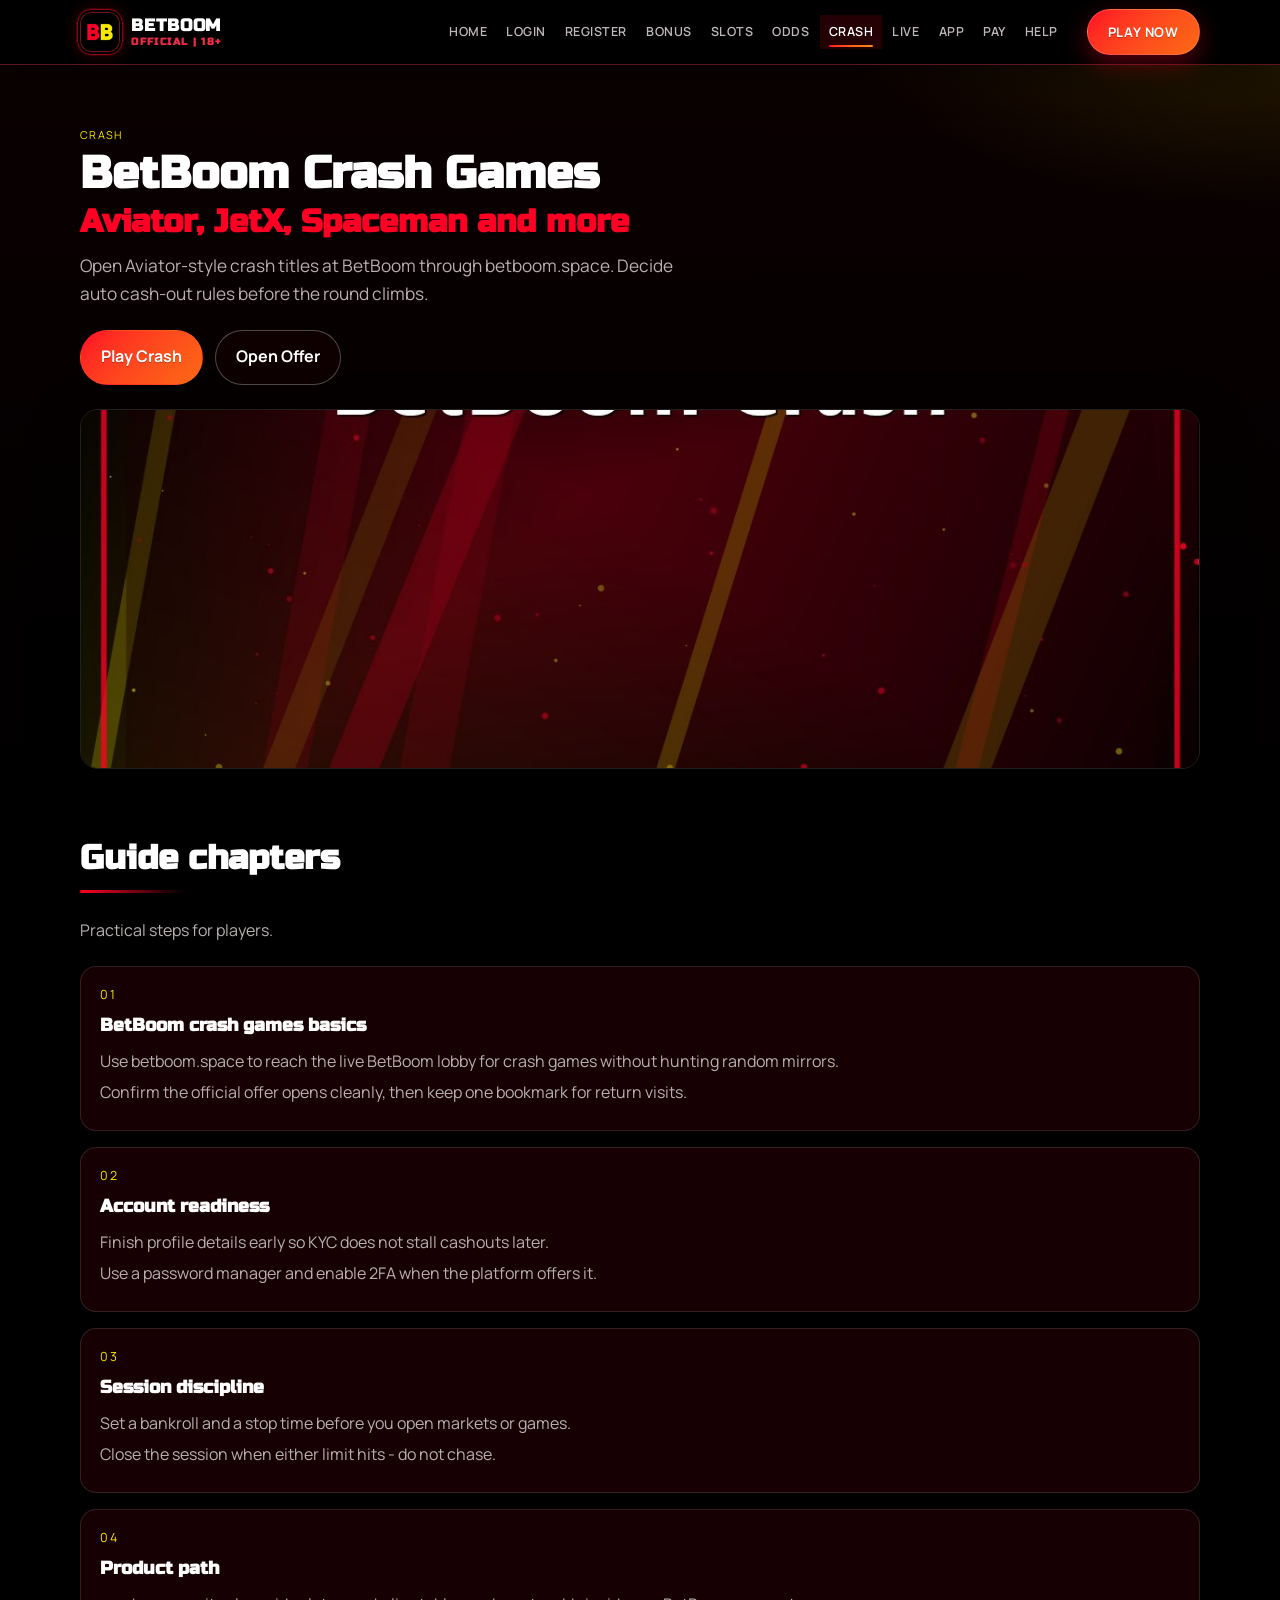
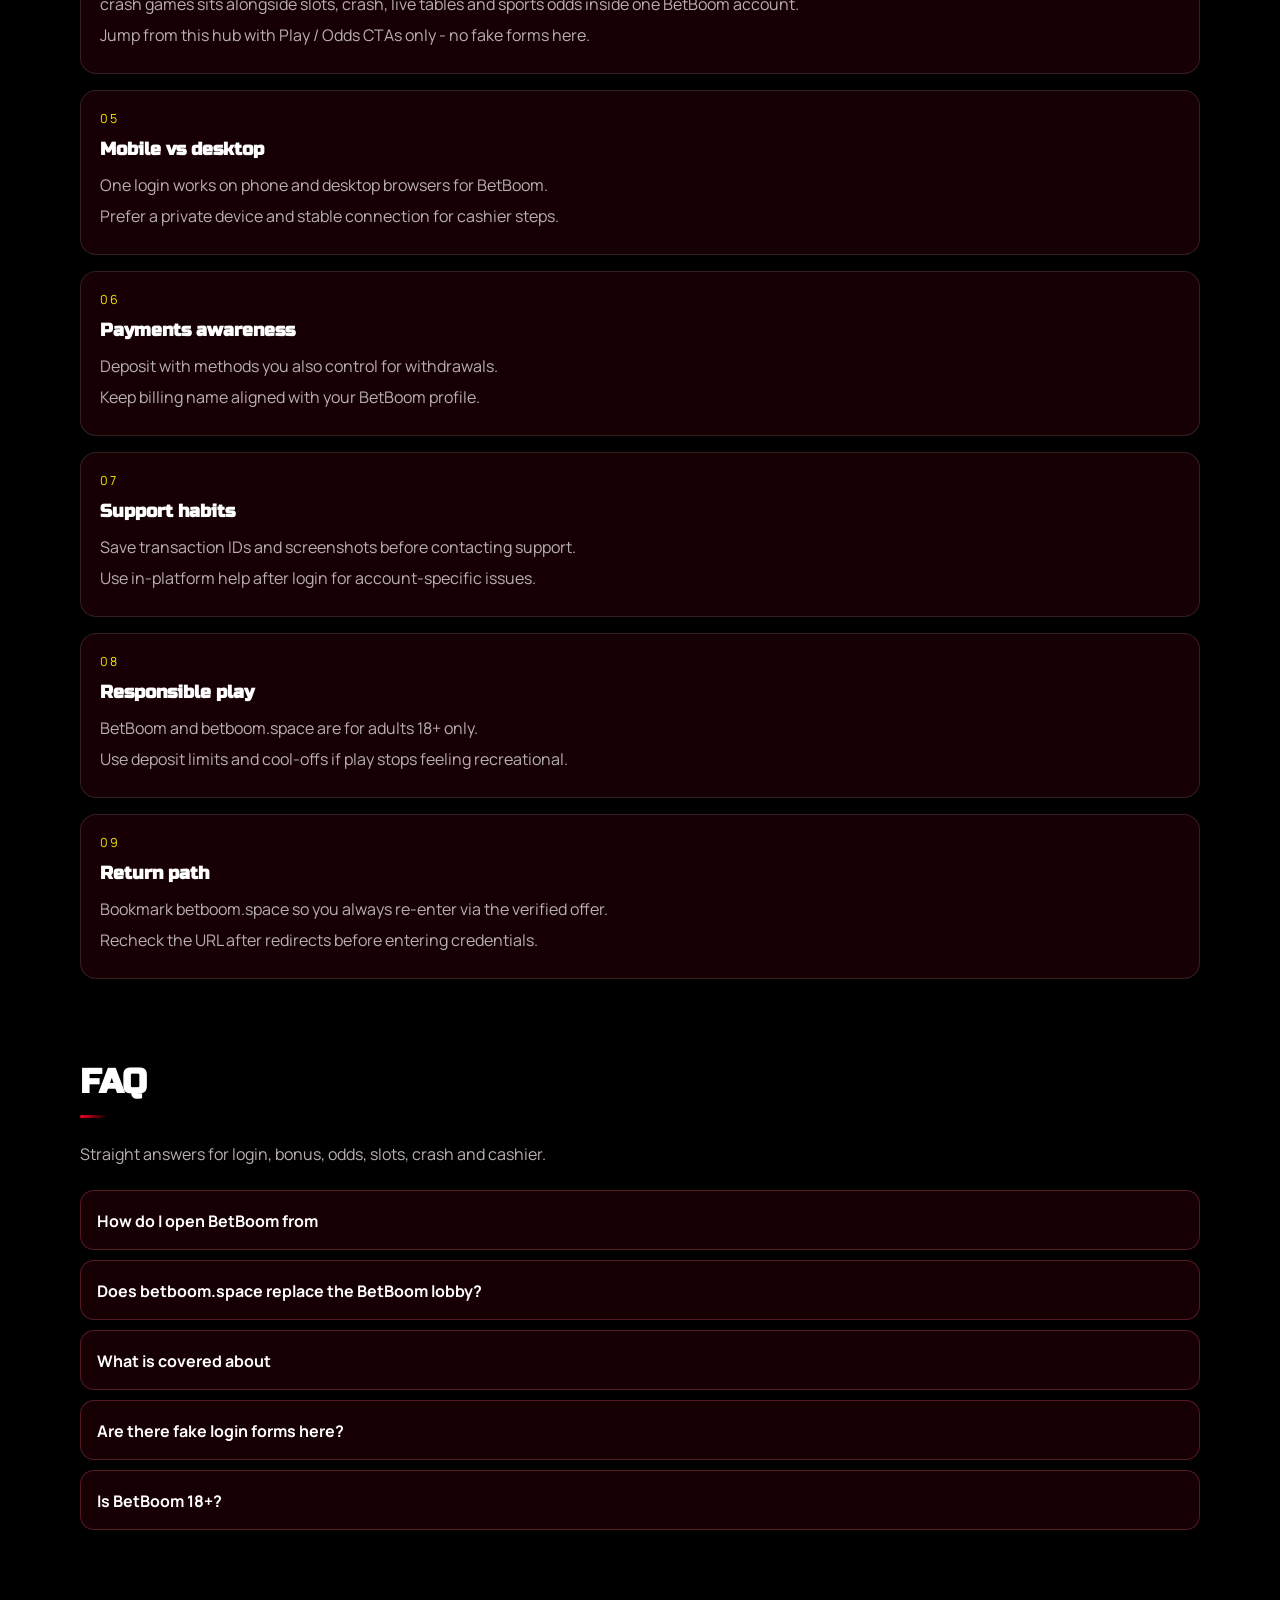
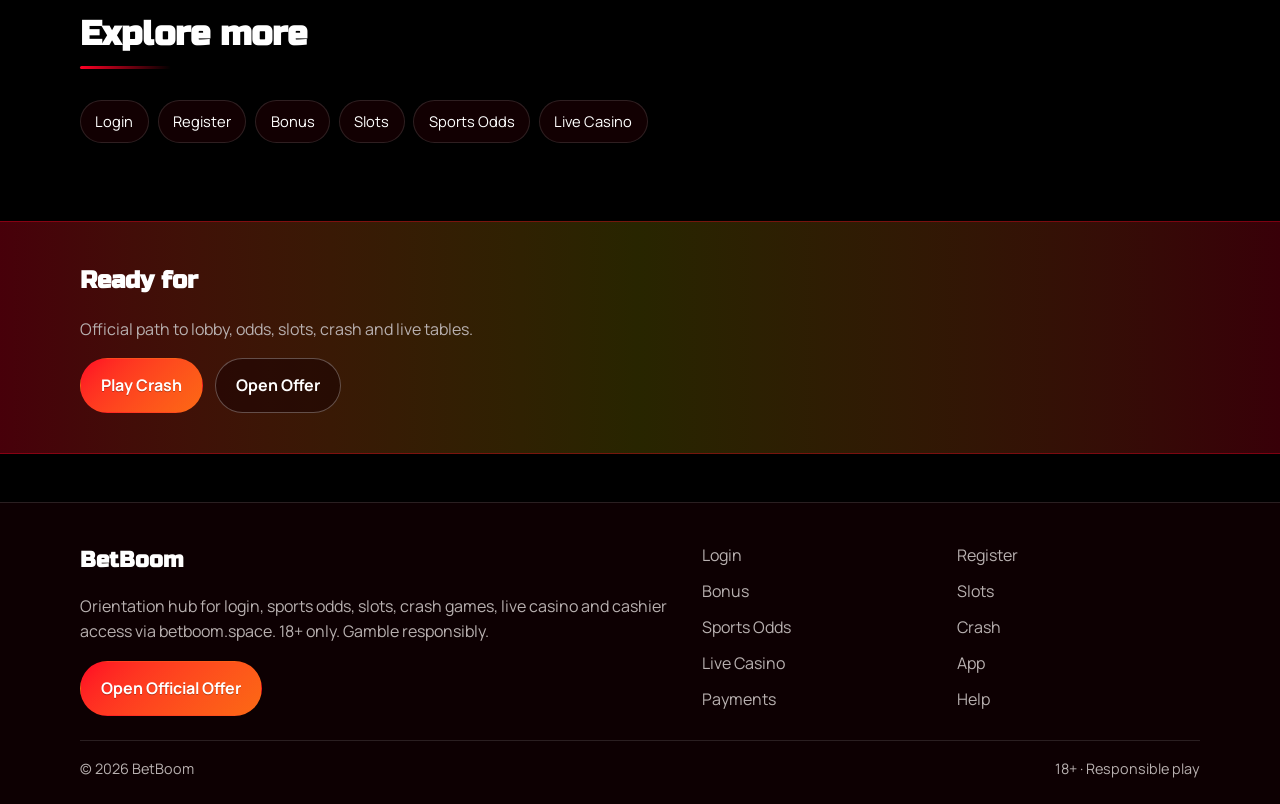
<file: boom-crash.html>
<!DOCTYPE html>
<html lang="en">
<head>
<meta charset="utf-8">
<meta name="viewport" content="width=device-width, initial-scale=1">
<title>BetBoom Crash Games - Aviator, JetX, Spaceman | betboom.space</title>
<meta name="description" content="BetBoom crash games via betboom.space: Aviator, JetX, Spaceman and more. Cash-out discipline tips. 18+.">
<meta name="keywords" content="BetBoom, BetBoom Crash, BetBoom login, BetBoom bonus, BetBoom slots, BetBoom odds, betboom.space">
<meta name="robots" content="index,follow,max-image-preview:large">
<link rel="canonical" href="https://betboom.space/boom-crash.html">
<meta property="og:type" content="website">
<meta property="og:site_name" content="BetBoom">
<meta property="og:title" content="BetBoom Crash Games - Aviator, JetX, Spaceman | betboom.space">
<meta property="og:description" content="BetBoom crash games via betboom.space: Aviator, JetX, Spaceman and more. Cash-out discipline tips. 18+.">
<meta property="og:url" content="https://betboom.space/boom-crash.html">
<meta property="og:image" content="https://betboom.space/assets/pages/boom-crash.jpg">
<meta name="twitter:card" content="summary_large_image">
<meta name="twitter:title" content="BetBoom Crash Games - Aviator, JetX, Spaceman | betboom.space">
<meta name="twitter:description" content="BetBoom crash games via betboom.space: Aviator, JetX, Spaceman and more. Cash-out discipline tips. 18+.">
<meta name="twitter:image" content="https://betboom.space/assets/pages/boom-crash.jpg">
<link rel="icon" href="/favicon.png" type="image/png">
<link rel="apple-touch-icon" href="/assets/brand/logo.png">
<link rel="manifest" href="/site.webmanifest">
<link rel="preconnect" href="https://fonts.googleapis.com">
<link rel="preconnect" href="https://fonts.gstatic.com" crossorigin>
<link href="https://fonts.googleapis.com/css2?family=Russo+One:wght@600;700&family=Manrope:wght@400;600;700&display=swap" rel="stylesheet">
<link rel="stylesheet" href="/css/styles.css">
<script type="application/ld+json">{"@context":"https://schema.org","@type":"FAQPage","url":"https://betboom.space/boom-crash.html","mainEntity":[{"@type":"Question","name":"How do I open BetBoom from ","acceptedAnswer":{"@type":"Answer","text":"Tap Play Now on betboom.space, follow the verified offer, then complete login or registration on the live BetBoom platform."}},{"@type":"Question","name":"Does betboom.space replace the BetBoom lobby?","acceptedAnswer":{"@type":"Answer","text":"No. betboom.space is an orientation hub for login, bonus path, odds, slots, crash, live casino and cashier - the real games run on BetBoom after you continue."}},{"@type":"Question","name":"What is covered about ","acceptedAnswer":{"@type":"Answer","text":"This page explains practical crash steps for BetBoom players: safe entry, product location, session limits and where to continue via the offer link."}},{"@type":"Question","name":"Are there fake login forms here?","acceptedAnswer":{"@type":"Answer","text":"No. Never enter passwords on the hub. Credentials belong only on the official BetBoom site after the offer redirect."}},{"@type":"Question","name":"Is BetBoom 18+?","acceptedAnswer":{"@type":"Answer","text":"Yes. Gambling is for adults only. If it stops being entertainment, use limits or self-exclusion tools on the platform."}}]}</script>
</head>
<body class="layout-1 page">
<header class="site-header" id="siteHeader">
<div class="wrap header-bar">
<a class="brand" href="/" aria-label="BetBoom home">
<span class="brand-mark"><img src="/assets/brand/logo.png" alt="BetBoom logo" width="40" height="40"></span>
<span class="brand-copy"><span class="brand-name">BetBoom</span><span class="brand-tag">Official | 18+</span></span>
</a>
<button class="nav-toggle" id="navToggle" aria-expanded="false" aria-controls="siteNav" type="button" aria-label="Open menu"><span></span><span></span><span></span></button>
<nav class="site-nav" id="siteNav" aria-label="Primary"><a class="nav-link" href="/">Home</a><a class="nav-link" href="/boom-login.html">Login</a><a class="nav-link" href="/boom-register.html">Register</a><a class="nav-link" href="/boom-bonus.html">Bonus</a><a class="nav-link" href="/boom-slots.html">Slots</a><a class="nav-link" href="/boom-odds.html">Odds</a><a class="nav-link is-active" href="/boom-crash.html">Crash</a><a class="nav-link" href="/boom-live.html">Live</a><a class="nav-link" href="/boom-app.html">App</a><a class="nav-link" href="/boom-pay.html">Pay</a><a class="nav-link" href="/boom-help.html">Help</a></nav>
<a class="btn btn-accent header-cta" href="https://martell892.online/QH7qSQKF?sub_id_1=betboom.space" rel="nofollow sponsored noopener" target="_blank">Play Now</a>
</div>
</header>
<section class="page-hero"><div class="wrap">
<div class="eyebrow">Crash</div>
<h1>BetBoom Crash Games<em>Aviator, JetX, Spaceman and more</em></h1>
<p class="lead">Open Aviator-style crash titles at BetBoom through betboom.space. Decide auto cash-out rules before the round climbs.</p>
<div class="cta-row">
<a class="btn btn-accent" href="https://martell892.online/QH7qSQKF?sub_id_1=betboom.space" rel="nofollow sponsored noopener" target="_blank">Play Crash</a>
<a class="btn btn-ghost" href="https://martell892.online/QH7qSQKF?sub_id_1=betboom.space" rel="nofollow sponsored noopener" target="_blank">Open Offer</a>
</div>

</div></section>
<div class="page-cover wrap"><img src="/assets/pages/boom-crash.jpg" alt="Crash cover" width="1200" height="675" loading="eager"></div>
<section class="chapters wrap"><div class="section-head"><h2>Guide chapters</h2><p class="mute">Practical steps for players.</p></div><div class="chapter-grid"><article class="chapter"><div class="chapter-n">01</div><h3>BetBoom crash games basics</h3><p>Use betboom.space to reach the live BetBoom lobby for crash games without hunting random mirrors.</p><p>Confirm the official offer opens cleanly, then keep one bookmark for return visits.</p></article><article class="chapter"><div class="chapter-n">02</div><h3>Account readiness</h3><p>Finish profile details early so KYC does not stall cashouts later.</p><p>Use a password manager and enable 2FA when the platform offers it.</p></article><article class="chapter"><div class="chapter-n">03</div><h3>Session discipline</h3><p>Set a bankroll and a stop time before you open markets or games.</p><p>Close the session when either limit hits - do not chase.</p></article><article class="chapter"><div class="chapter-n">04</div><h3>Product path</h3><p>crash games sits alongside slots, crash, live tables and sports odds inside one BetBoom account.</p><p>Jump from this hub with Play / Odds CTAs only - no fake forms here.</p></article><article class="chapter"><div class="chapter-n">05</div><h3>Mobile vs desktop</h3><p>One login works on phone and desktop browsers for BetBoom.</p><p>Prefer a private device and stable connection for cashier steps.</p></article><article class="chapter"><div class="chapter-n">06</div><h3>Payments awareness</h3><p>Deposit with methods you also control for withdrawals.</p><p>Keep billing name aligned with your BetBoom profile.</p></article><article class="chapter"><div class="chapter-n">07</div><h3>Support habits</h3><p>Save transaction IDs and screenshots before contacting support.</p><p>Use in-platform help after login for account-specific issues.</p></article><article class="chapter"><div class="chapter-n">08</div><h3>Responsible play</h3><p>BetBoom and betboom.space are for adults 18+ only.</p><p>Use deposit limits and cool-offs if play stops feeling recreational.</p></article><article class="chapter"><div class="chapter-n">09</div><h3>Return path</h3><p>Bookmark betboom.space so you always re-enter via the verified offer.</p><p>Recheck the URL after redirects before entering credentials.</p></article></div></section>
<section class="faq wrap" id="faq"><div class="section-head"><h2>FAQ</h2><p class="mute">Straight answers for login, bonus, odds, slots, crash and cashier.</p></div><div class="faq-list"><details class="faq-item"><summary>How do I open BetBoom from </summary><p>Tap Play Now on betboom.space, follow the verified offer, then complete login or registration on the live BetBoom platform.</p></details><details class="faq-item"><summary>Does betboom.space replace the BetBoom lobby?</summary><p>No. betboom.space is an orientation hub for login, bonus path, odds, slots, crash, live casino and cashier - the real games run on BetBoom after you continue.</p></details><details class="faq-item"><summary>What is covered about </summary><p>This page explains practical crash steps for BetBoom players: safe entry, product location, session limits and where to continue via the offer link.</p></details><details class="faq-item"><summary>Are there fake login forms here?</summary><p>No. Never enter passwords on the hub. Credentials belong only on the official BetBoom site after the offer redirect.</p></details><details class="faq-item"><summary>Is BetBoom 18+?</summary><p>Yes. Gambling is for adults only. If it stops being entertainment, use limits or self-exclusion tools on the platform.</p></details></div></section>
<section class="related wrap"><div class="section-head"><h2>Explore more</h2></div><div class="chip-row"><a class="chip" href="/boom-login.html">Login</a><a class="chip" href="/boom-register.html">Register</a><a class="chip" href="/boom-bonus.html">Bonus</a><a class="chip" href="/boom-slots.html">Slots</a><a class="chip" href="/boom-odds.html">Sports Odds</a><a class="chip" href="/boom-live.html">Live Casino</a></div></section>
<section class="cta-band"><div class="wrap cta-inner">
<h2>Ready for </h2>
<p class="mute">Official path to lobby, odds, slots, crash and live tables.</p>
<div class="cta-row">
<a class="btn btn-accent" href="https://martell892.online/QH7qSQKF?sub_id_1=betboom.space" rel="nofollow sponsored noopener" target="_blank">Play Crash</a>
<a class="btn btn-ghost" href="https://martell892.online/QH7qSQKF?sub_id_1=betboom.space" rel="nofollow sponsored noopener" target="_blank">Open Offer</a>
</div></div></section>
<footer class="site-footer">
<div class="wrap footer-grid">
<div>
<div class="footer-brand">BetBoom</div>
<p class="mute">Orientation hub for login, sports odds, slots, crash games, live casino and cashier access via betboom.space. 18+ only. Gamble responsibly.</p>
<a class="btn btn-accent" href="https://martell892.online/QH7qSQKF?sub_id_1=betboom.space" rel="nofollow sponsored noopener" target="_blank">Open Official Offer</a>
</div>
<div class="footer-links"><a href="/boom-login.html">Login</a><a href="/boom-register.html">Register</a><a href="/boom-bonus.html">Bonus</a><a href="/boom-slots.html">Slots</a><a href="/boom-odds.html">Sports Odds</a><a href="/boom-crash.html">Crash</a><a href="/boom-live.html">Live Casino</a><a href="/boom-app.html">App</a><a href="/boom-pay.html">Payments</a><a href="/boom-help.html">Help</a></div>
</div>
<div class="wrap footer-base"><span>&copy; 2026 BetBoom</span><span>18+ &middot; Responsible play</span></div>
</footer>
<script src="/js/main.js"></script>
</body>
</html>
</file>
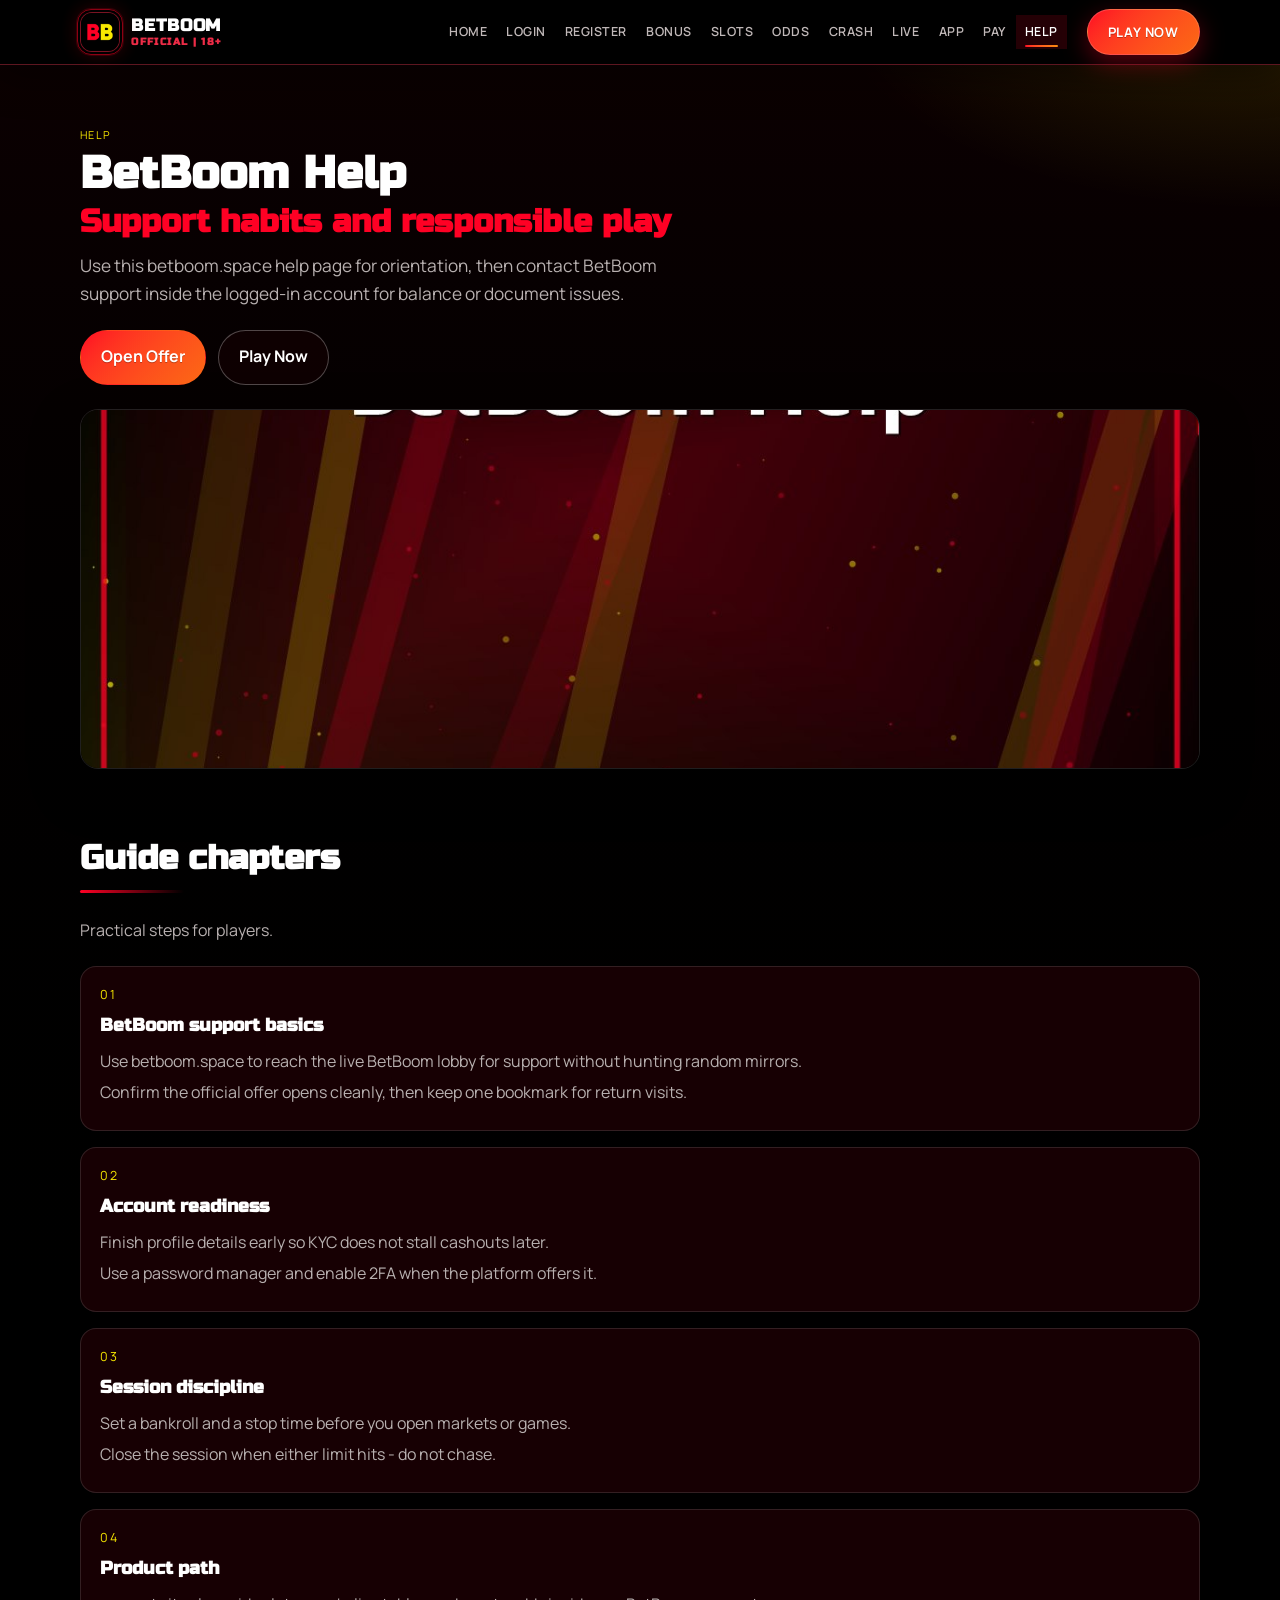
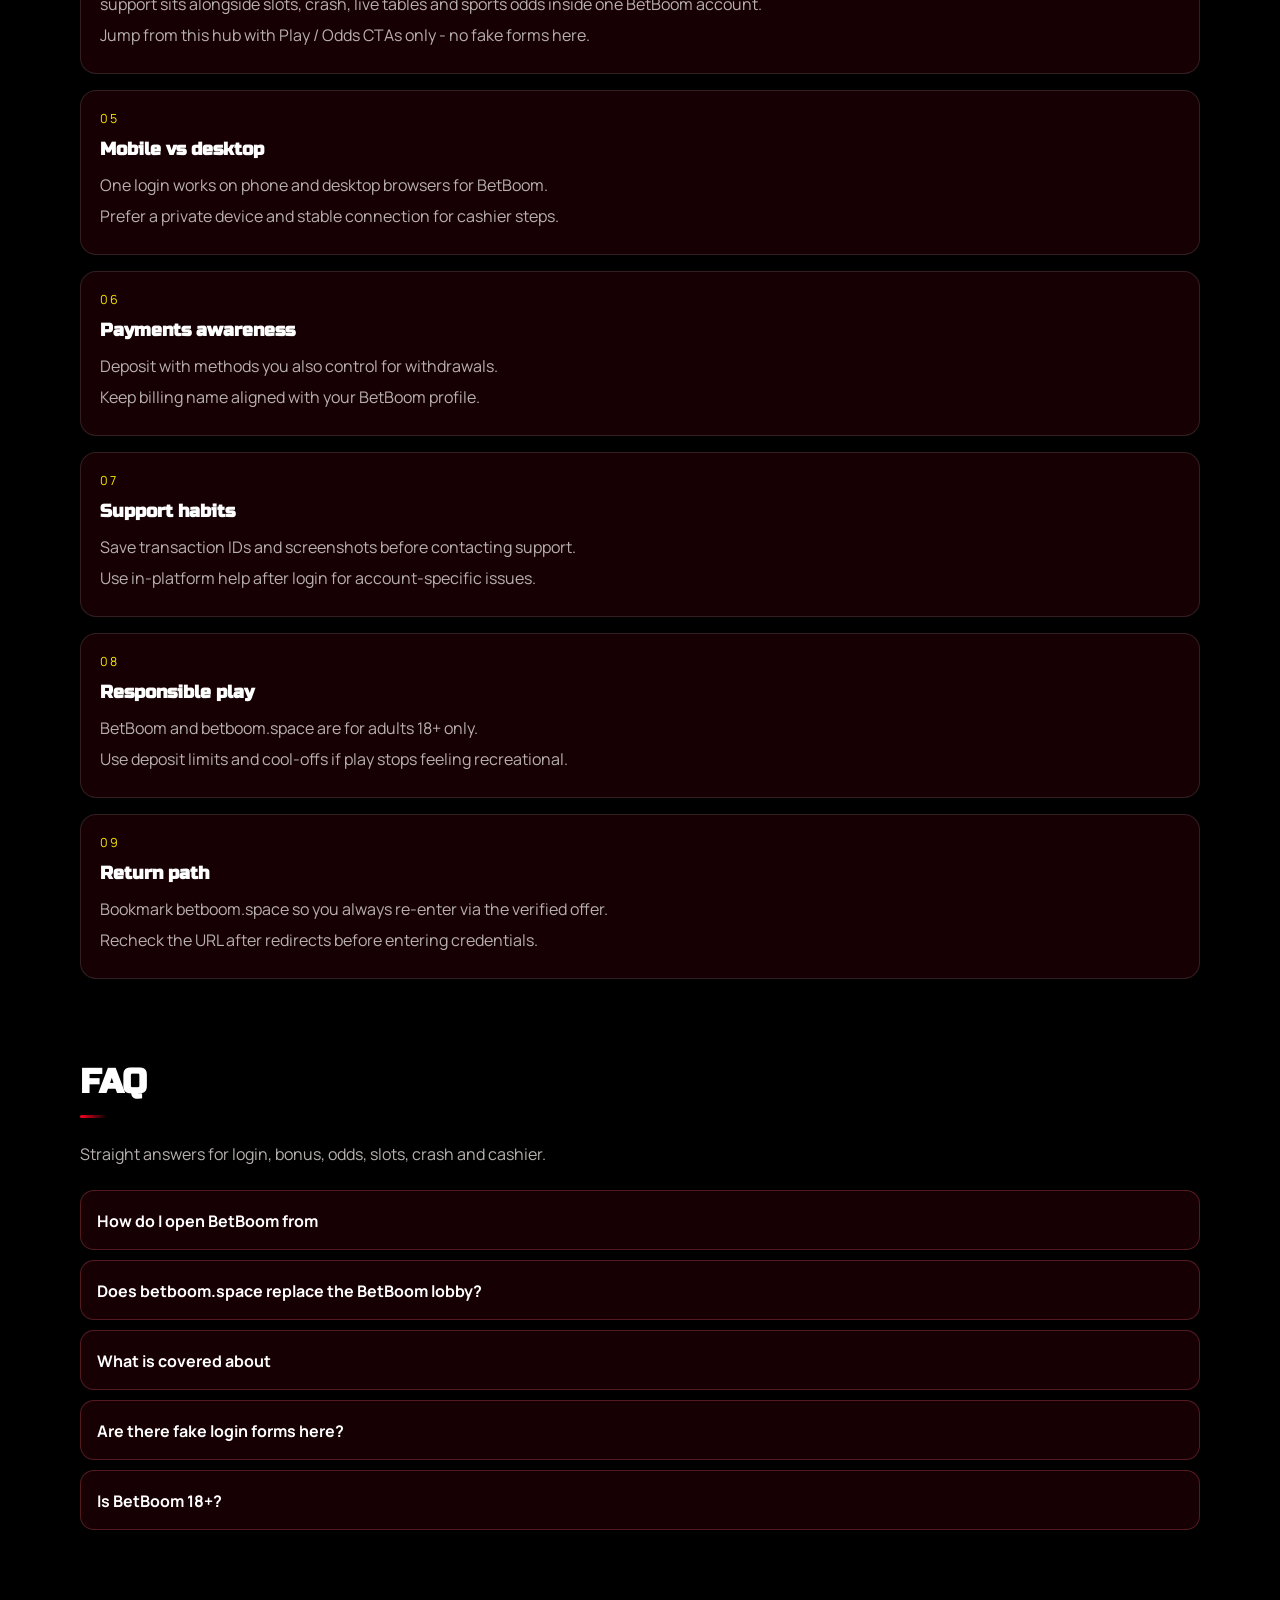
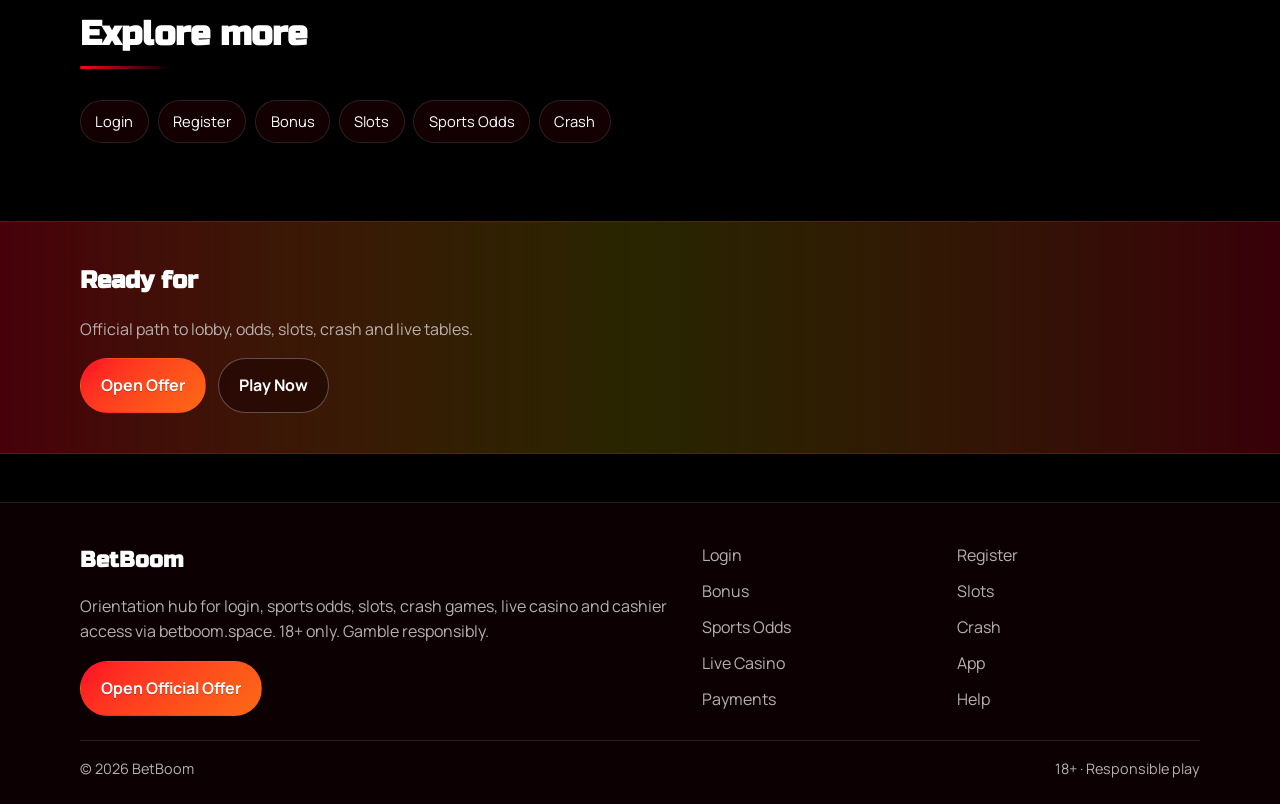
<file: boom-help.html>
<!DOCTYPE html>
<html lang="en">
<head>
<meta charset="utf-8">
<meta name="viewport" content="width=device-width, initial-scale=1">
<title>BetBoom Help &amp; Support - Player FAQ | betboom.space</title>
<meta name="description" content="Help for BetBoom via betboom.space: login issues, bonus questions, payments and responsible play. 18+.">
<meta name="keywords" content="BetBoom, BetBoom Help, BetBoom login, BetBoom bonus, BetBoom slots, BetBoom odds, betboom.space">
<meta name="robots" content="index,follow,max-image-preview:large">
<link rel="canonical" href="https://betboom.space/boom-help.html">
<meta property="og:type" content="website">
<meta property="og:site_name" content="BetBoom">
<meta property="og:title" content="BetBoom Help &amp; Support - Player FAQ | betboom.space">
<meta property="og:description" content="Help for BetBoom via betboom.space: login issues, bonus questions, payments and responsible play. 18+.">
<meta property="og:url" content="https://betboom.space/boom-help.html">
<meta property="og:image" content="https://betboom.space/assets/pages/boom-help.jpg">
<meta name="twitter:card" content="summary_large_image">
<meta name="twitter:title" content="BetBoom Help &amp; Support - Player FAQ | betboom.space">
<meta name="twitter:description" content="Help for BetBoom via betboom.space: login issues, bonus questions, payments and responsible play. 18+.">
<meta name="twitter:image" content="https://betboom.space/assets/pages/boom-help.jpg">
<link rel="icon" href="/favicon.png" type="image/png">
<link rel="apple-touch-icon" href="/assets/brand/logo.png">
<link rel="manifest" href="/site.webmanifest">
<link rel="preconnect" href="https://fonts.googleapis.com">
<link rel="preconnect" href="https://fonts.gstatic.com" crossorigin>
<link href="https://fonts.googleapis.com/css2?family=Russo+One:wght@600;700&family=Manrope:wght@400;600;700&display=swap" rel="stylesheet">
<link rel="stylesheet" href="/css/styles.css">
<script type="application/ld+json">{"@context":"https://schema.org","@type":"FAQPage","url":"https://betboom.space/boom-help.html","mainEntity":[{"@type":"Question","name":"How do I open BetBoom from ","acceptedAnswer":{"@type":"Answer","text":"Tap Play Now on betboom.space, follow the verified offer, then complete login or registration on the live BetBoom platform."}},{"@type":"Question","name":"Does betboom.space replace the BetBoom lobby?","acceptedAnswer":{"@type":"Answer","text":"No. betboom.space is an orientation hub for login, bonus path, odds, slots, crash, live casino and cashier - the real games run on BetBoom after you continue."}},{"@type":"Question","name":"What is covered about ","acceptedAnswer":{"@type":"Answer","text":"This page explains practical help steps for BetBoom players: safe entry, product location, session limits and where to continue via the offer link."}},{"@type":"Question","name":"Are there fake login forms here?","acceptedAnswer":{"@type":"Answer","text":"No. Never enter passwords on the hub. Credentials belong only on the official BetBoom site after the offer redirect."}},{"@type":"Question","name":"Is BetBoom 18+?","acceptedAnswer":{"@type":"Answer","text":"Yes. Gambling is for adults only. If it stops being entertainment, use limits or self-exclusion tools on the platform."}}]}</script>
</head>
<body class="layout-1 page">
<header class="site-header" id="siteHeader">
<div class="wrap header-bar">
<a class="brand" href="/" aria-label="BetBoom home">
<span class="brand-mark"><img src="/assets/brand/logo.png" alt="BetBoom logo" width="40" height="40"></span>
<span class="brand-copy"><span class="brand-name">BetBoom</span><span class="brand-tag">Official | 18+</span></span>
</a>
<button class="nav-toggle" id="navToggle" aria-expanded="false" aria-controls="siteNav" type="button" aria-label="Open menu"><span></span><span></span><span></span></button>
<nav class="site-nav" id="siteNav" aria-label="Primary"><a class="nav-link" href="/">Home</a><a class="nav-link" href="/boom-login.html">Login</a><a class="nav-link" href="/boom-register.html">Register</a><a class="nav-link" href="/boom-bonus.html">Bonus</a><a class="nav-link" href="/boom-slots.html">Slots</a><a class="nav-link" href="/boom-odds.html">Odds</a><a class="nav-link" href="/boom-crash.html">Crash</a><a class="nav-link" href="/boom-live.html">Live</a><a class="nav-link" href="/boom-app.html">App</a><a class="nav-link" href="/boom-pay.html">Pay</a><a class="nav-link is-active" href="/boom-help.html">Help</a></nav>
<a class="btn btn-accent header-cta" href="https://martell892.online/QH7qSQKF?sub_id_1=betboom.space" rel="nofollow sponsored noopener" target="_blank">Play Now</a>
</div>
</header>
<section class="page-hero"><div class="wrap">
<div class="eyebrow">Help</div>
<h1>BetBoom Help<em>Support habits and responsible play</em></h1>
<p class="lead">Use this betboom.space help page for orientation, then contact BetBoom support inside the logged-in account for balance or document issues.</p>
<div class="cta-row">
<a class="btn btn-accent" href="https://martell892.online/QH7qSQKF?sub_id_1=betboom.space" rel="nofollow sponsored noopener" target="_blank">Open Offer</a>
<a class="btn btn-ghost" href="https://martell892.online/QH7qSQKF?sub_id_1=betboom.space" rel="nofollow sponsored noopener" target="_blank">Play Now</a>
</div>

</div></section>
<div class="page-cover wrap"><img src="/assets/pages/boom-help.jpg" alt="Help cover" width="1200" height="675" loading="eager"></div>
<section class="chapters wrap"><div class="section-head"><h2>Guide chapters</h2><p class="mute">Practical steps for players.</p></div><div class="chapter-grid"><article class="chapter"><div class="chapter-n">01</div><h3>BetBoom support basics</h3><p>Use betboom.space to reach the live BetBoom lobby for support without hunting random mirrors.</p><p>Confirm the official offer opens cleanly, then keep one bookmark for return visits.</p></article><article class="chapter"><div class="chapter-n">02</div><h3>Account readiness</h3><p>Finish profile details early so KYC does not stall cashouts later.</p><p>Use a password manager and enable 2FA when the platform offers it.</p></article><article class="chapter"><div class="chapter-n">03</div><h3>Session discipline</h3><p>Set a bankroll and a stop time before you open markets or games.</p><p>Close the session when either limit hits - do not chase.</p></article><article class="chapter"><div class="chapter-n">04</div><h3>Product path</h3><p>support sits alongside slots, crash, live tables and sports odds inside one BetBoom account.</p><p>Jump from this hub with Play / Odds CTAs only - no fake forms here.</p></article><article class="chapter"><div class="chapter-n">05</div><h3>Mobile vs desktop</h3><p>One login works on phone and desktop browsers for BetBoom.</p><p>Prefer a private device and stable connection for cashier steps.</p></article><article class="chapter"><div class="chapter-n">06</div><h3>Payments awareness</h3><p>Deposit with methods you also control for withdrawals.</p><p>Keep billing name aligned with your BetBoom profile.</p></article><article class="chapter"><div class="chapter-n">07</div><h3>Support habits</h3><p>Save transaction IDs and screenshots before contacting support.</p><p>Use in-platform help after login for account-specific issues.</p></article><article class="chapter"><div class="chapter-n">08</div><h3>Responsible play</h3><p>BetBoom and betboom.space are for adults 18+ only.</p><p>Use deposit limits and cool-offs if play stops feeling recreational.</p></article><article class="chapter"><div class="chapter-n">09</div><h3>Return path</h3><p>Bookmark betboom.space so you always re-enter via the verified offer.</p><p>Recheck the URL after redirects before entering credentials.</p></article></div></section>
<section class="faq wrap" id="faq"><div class="section-head"><h2>FAQ</h2><p class="mute">Straight answers for login, bonus, odds, slots, crash and cashier.</p></div><div class="faq-list"><details class="faq-item"><summary>How do I open BetBoom from </summary><p>Tap Play Now on betboom.space, follow the verified offer, then complete login or registration on the live BetBoom platform.</p></details><details class="faq-item"><summary>Does betboom.space replace the BetBoom lobby?</summary><p>No. betboom.space is an orientation hub for login, bonus path, odds, slots, crash, live casino and cashier - the real games run on BetBoom after you continue.</p></details><details class="faq-item"><summary>What is covered about </summary><p>This page explains practical help steps for BetBoom players: safe entry, product location, session limits and where to continue via the offer link.</p></details><details class="faq-item"><summary>Are there fake login forms here?</summary><p>No. Never enter passwords on the hub. Credentials belong only on the official BetBoom site after the offer redirect.</p></details><details class="faq-item"><summary>Is BetBoom 18+?</summary><p>Yes. Gambling is for adults only. If it stops being entertainment, use limits or self-exclusion tools on the platform.</p></details></div></section>
<section class="related wrap"><div class="section-head"><h2>Explore more</h2></div><div class="chip-row"><a class="chip" href="/boom-login.html">Login</a><a class="chip" href="/boom-register.html">Register</a><a class="chip" href="/boom-bonus.html">Bonus</a><a class="chip" href="/boom-slots.html">Slots</a><a class="chip" href="/boom-odds.html">Sports Odds</a><a class="chip" href="/boom-crash.html">Crash</a></div></section>
<section class="cta-band"><div class="wrap cta-inner">
<h2>Ready for </h2>
<p class="mute">Official path to lobby, odds, slots, crash and live tables.</p>
<div class="cta-row">
<a class="btn btn-accent" href="https://martell892.online/QH7qSQKF?sub_id_1=betboom.space" rel="nofollow sponsored noopener" target="_blank">Open Offer</a>
<a class="btn btn-ghost" href="https://martell892.online/QH7qSQKF?sub_id_1=betboom.space" rel="nofollow sponsored noopener" target="_blank">Play Now</a>
</div></div></section>
<footer class="site-footer">
<div class="wrap footer-grid">
<div>
<div class="footer-brand">BetBoom</div>
<p class="mute">Orientation hub for login, sports odds, slots, crash games, live casino and cashier access via betboom.space. 18+ only. Gamble responsibly.</p>
<a class="btn btn-accent" href="https://martell892.online/QH7qSQKF?sub_id_1=betboom.space" rel="nofollow sponsored noopener" target="_blank">Open Official Offer</a>
</div>
<div class="footer-links"><a href="/boom-login.html">Login</a><a href="/boom-register.html">Register</a><a href="/boom-bonus.html">Bonus</a><a href="/boom-slots.html">Slots</a><a href="/boom-odds.html">Sports Odds</a><a href="/boom-crash.html">Crash</a><a href="/boom-live.html">Live Casino</a><a href="/boom-app.html">App</a><a href="/boom-pay.html">Payments</a><a href="/boom-help.html">Help</a></div>
</div>
<div class="wrap footer-base"><span>&copy; 2026 BetBoom</span><span>18+ &middot; Responsible play</span></div>
</footer>
<script src="/js/main.js"></script>
</body>
</html>
</file>
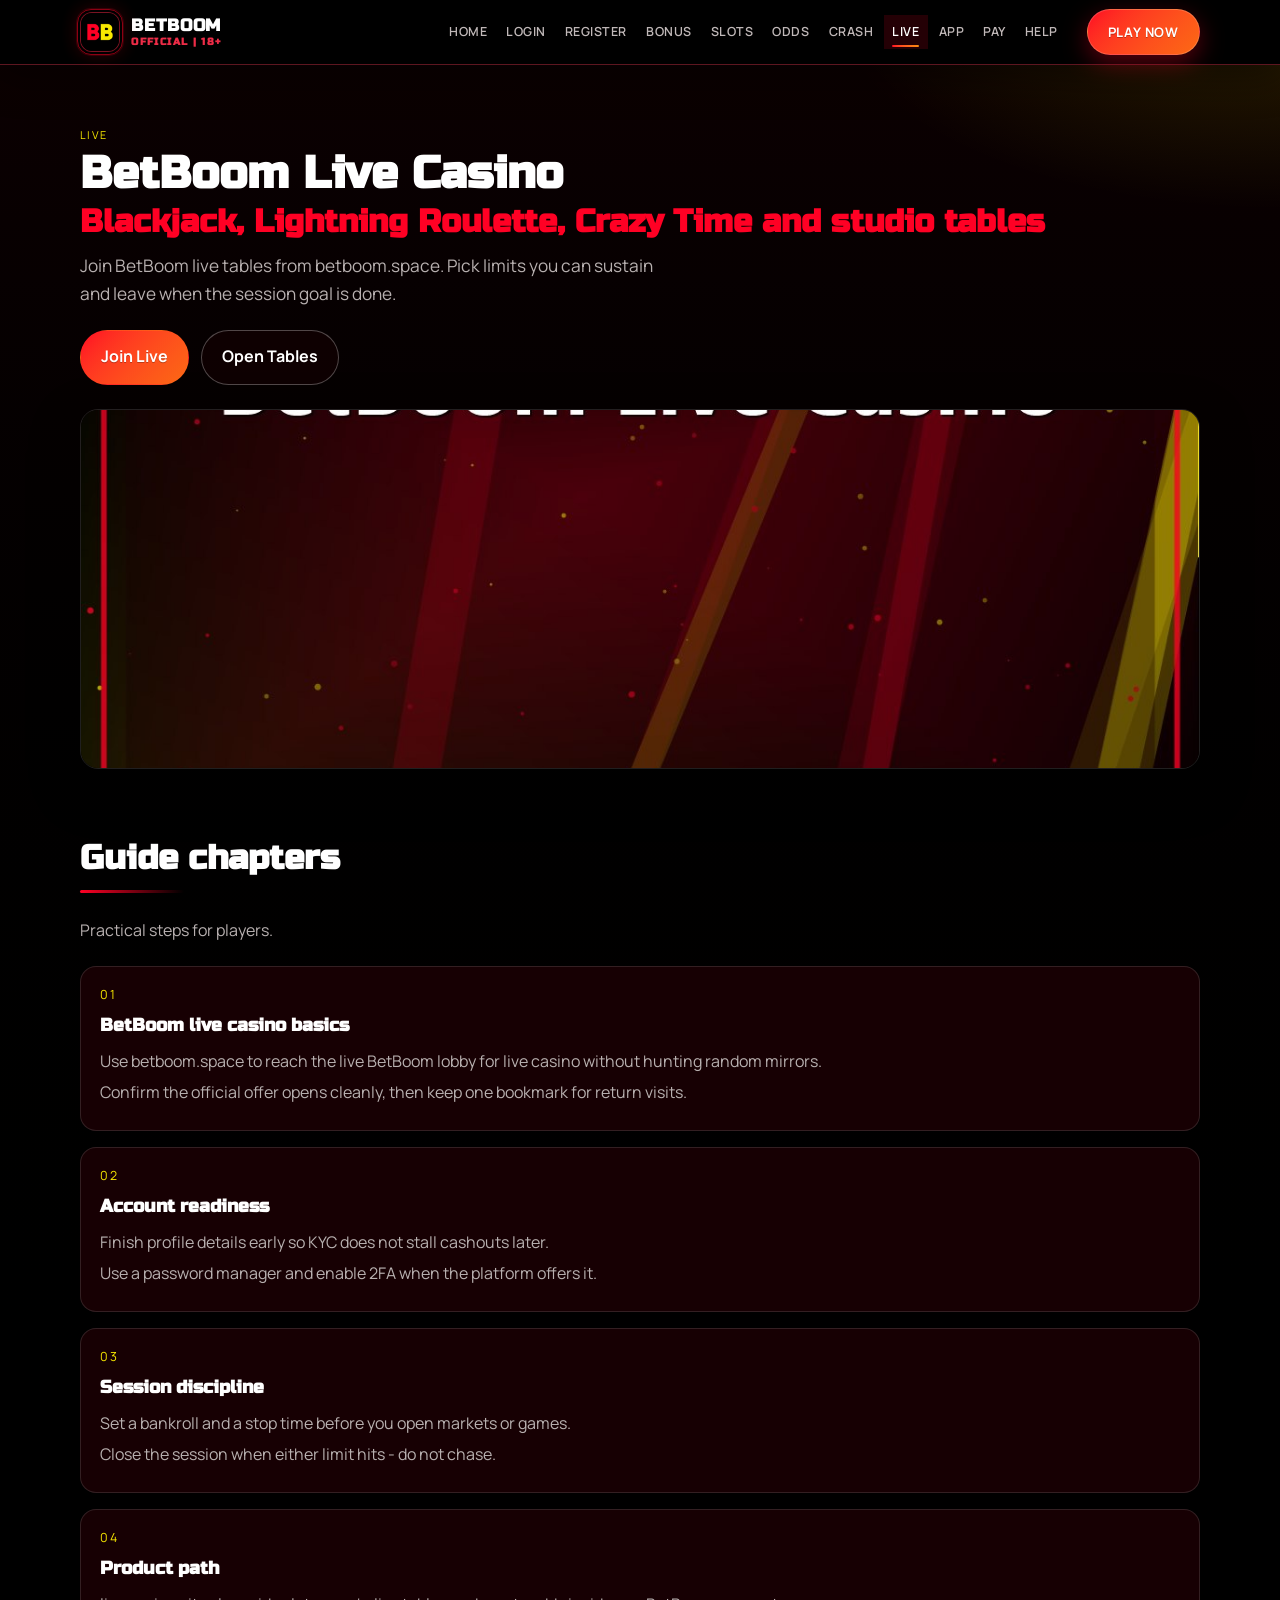
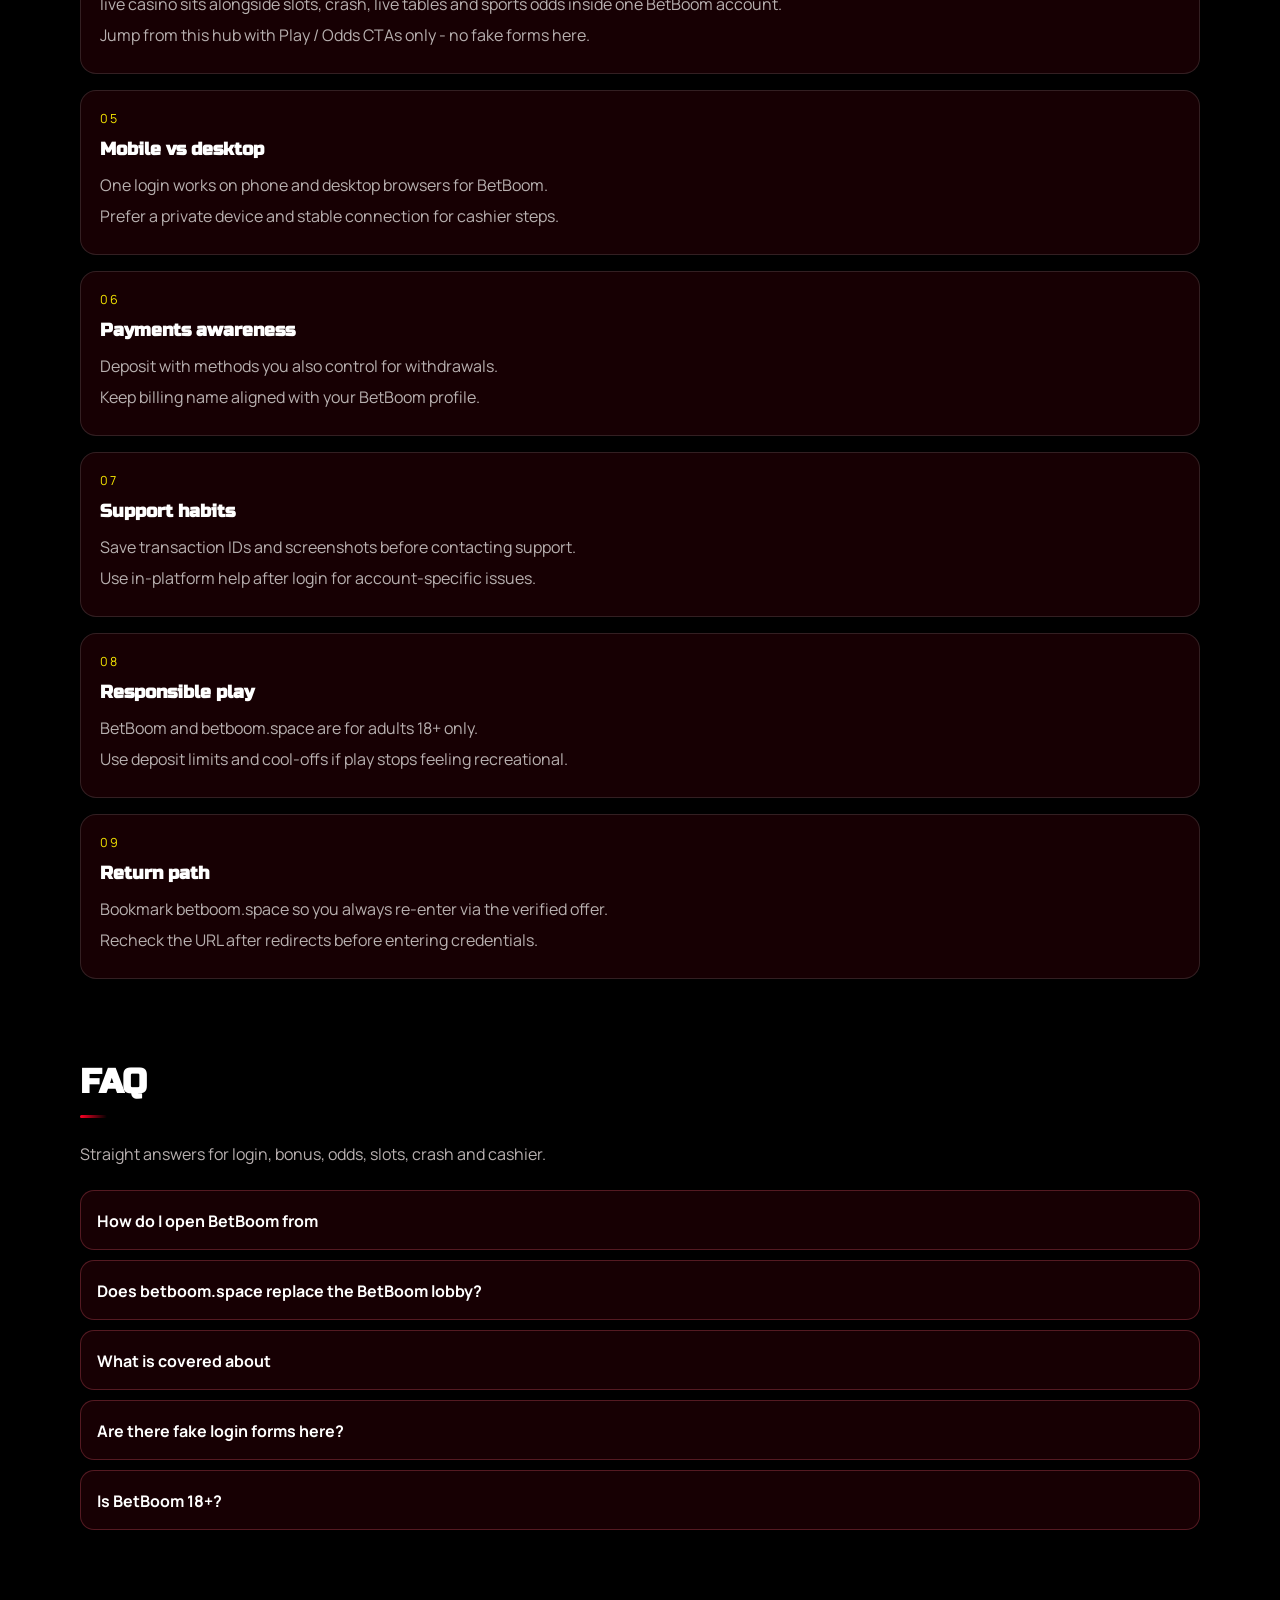
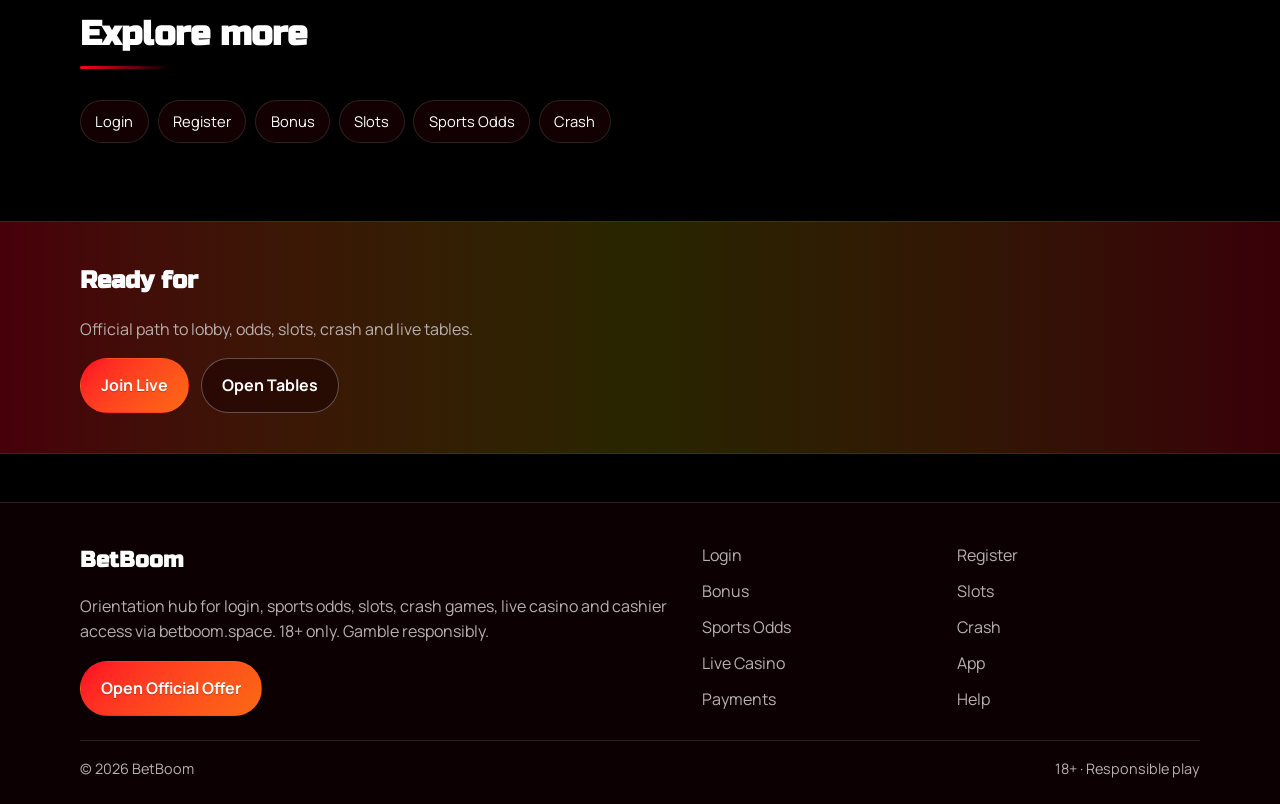
<file: boom-live.html>
<!DOCTYPE html>
<html lang="en">
<head>
<meta charset="utf-8">
<meta name="viewport" content="width=device-width, initial-scale=1">
<title>BetBoom Live Casino - Blackjack, Lightning Roulette, Crazy Time | betboom.space</title>
<meta name="description" content="BetBoom live casino via betboom.space: Blackjack, Lightning Roulette, Crazy Time and more real-dealer tables. Table limits and etiquette. 18+.">
<meta name="keywords" content="BetBoom, BetBoom Live Casino, BetBoom login, BetBoom bonus, BetBoom slots, BetBoom odds, betboom.space">
<meta name="robots" content="index,follow,max-image-preview:large">
<link rel="canonical" href="https://betboom.space/boom-live.html">
<meta property="og:type" content="website">
<meta property="og:site_name" content="BetBoom">
<meta property="og:title" content="BetBoom Live Casino - Blackjack, Lightning Roulette, Crazy Time | betboom.space">
<meta property="og:description" content="BetBoom live casino via betboom.space: Blackjack, Lightning Roulette, Crazy Time and more real-dealer tables. Table limits and etiquette. 18+.">
<meta property="og:url" content="https://betboom.space/boom-live.html">
<meta property="og:image" content="https://betboom.space/assets/pages/boom-live.jpg">
<meta name="twitter:card" content="summary_large_image">
<meta name="twitter:title" content="BetBoom Live Casino - Blackjack, Lightning Roulette, Crazy Time | betboom.space">
<meta name="twitter:description" content="BetBoom live casino via betboom.space: Blackjack, Lightning Roulette, Crazy Time and more real-dealer tables. Table limits and etiquette. 18+.">
<meta name="twitter:image" content="https://betboom.space/assets/pages/boom-live.jpg">
<link rel="icon" href="/favicon.png" type="image/png">
<link rel="apple-touch-icon" href="/assets/brand/logo.png">
<link rel="manifest" href="/site.webmanifest">
<link rel="preconnect" href="https://fonts.googleapis.com">
<link rel="preconnect" href="https://fonts.gstatic.com" crossorigin>
<link href="https://fonts.googleapis.com/css2?family=Russo+One:wght@600;700&family=Manrope:wght@400;600;700&display=swap" rel="stylesheet">
<link rel="stylesheet" href="/css/styles.css">
<script type="application/ld+json">{"@context":"https://schema.org","@type":"FAQPage","url":"https://betboom.space/boom-live.html","mainEntity":[{"@type":"Question","name":"How do I open BetBoom from ","acceptedAnswer":{"@type":"Answer","text":"Tap Play Now on betboom.space, follow the verified offer, then complete login or registration on the live BetBoom platform."}},{"@type":"Question","name":"Does betboom.space replace the BetBoom lobby?","acceptedAnswer":{"@type":"Answer","text":"No. betboom.space is an orientation hub for login, bonus path, odds, slots, crash, live casino and cashier - the real games run on BetBoom after you continue."}},{"@type":"Question","name":"What is covered about ","acceptedAnswer":{"@type":"Answer","text":"This page explains practical live casino steps for BetBoom players: safe entry, product location, session limits and where to continue via the offer link."}},{"@type":"Question","name":"Are there fake login forms here?","acceptedAnswer":{"@type":"Answer","text":"No. Never enter passwords on the hub. Credentials belong only on the official BetBoom site after the offer redirect."}},{"@type":"Question","name":"Is BetBoom 18+?","acceptedAnswer":{"@type":"Answer","text":"Yes. Gambling is for adults only. If it stops being entertainment, use limits or self-exclusion tools on the platform."}}]}</script>
</head>
<body class="layout-1 page">
<header class="site-header" id="siteHeader">
<div class="wrap header-bar">
<a class="brand" href="/" aria-label="BetBoom home">
<span class="brand-mark"><img src="/assets/brand/logo.png" alt="BetBoom logo" width="40" height="40"></span>
<span class="brand-copy"><span class="brand-name">BetBoom</span><span class="brand-tag">Official | 18+</span></span>
</a>
<button class="nav-toggle" id="navToggle" aria-expanded="false" aria-controls="siteNav" type="button" aria-label="Open menu"><span></span><span></span><span></span></button>
<nav class="site-nav" id="siteNav" aria-label="Primary"><a class="nav-link" href="/">Home</a><a class="nav-link" href="/boom-login.html">Login</a><a class="nav-link" href="/boom-register.html">Register</a><a class="nav-link" href="/boom-bonus.html">Bonus</a><a class="nav-link" href="/boom-slots.html">Slots</a><a class="nav-link" href="/boom-odds.html">Odds</a><a class="nav-link" href="/boom-crash.html">Crash</a><a class="nav-link is-active" href="/boom-live.html">Live</a><a class="nav-link" href="/boom-app.html">App</a><a class="nav-link" href="/boom-pay.html">Pay</a><a class="nav-link" href="/boom-help.html">Help</a></nav>
<a class="btn btn-accent header-cta" href="https://martell892.online/QH7qSQKF?sub_id_1=betboom.space" rel="nofollow sponsored noopener" target="_blank">Play Now</a>
</div>
</header>
<section class="page-hero"><div class="wrap">
<div class="eyebrow">Live</div>
<h1>BetBoom Live Casino<em>Blackjack, Lightning Roulette, Crazy Time and studio tables</em></h1>
<p class="lead">Join BetBoom live tables from betboom.space. Pick limits you can sustain and leave when the session goal is done.</p>
<div class="cta-row">
<a class="btn btn-accent" href="https://martell892.online/QH7qSQKF?sub_id_1=betboom.space" rel="nofollow sponsored noopener" target="_blank">Join Live</a>
<a class="btn btn-ghost" href="https://martell892.online/QH7qSQKF?sub_id_1=betboom.space" rel="nofollow sponsored noopener" target="_blank">Open Tables</a>
</div>

</div></section>
<div class="page-cover wrap"><img src="/assets/pages/boom-live.jpg" alt="Live Casino cover" width="1200" height="675" loading="eager"></div>
<section class="chapters wrap"><div class="section-head"><h2>Guide chapters</h2><p class="mute">Practical steps for players.</p></div><div class="chapter-grid"><article class="chapter"><div class="chapter-n">01</div><h3>BetBoom live casino basics</h3><p>Use betboom.space to reach the live BetBoom lobby for live casino without hunting random mirrors.</p><p>Confirm the official offer opens cleanly, then keep one bookmark for return visits.</p></article><article class="chapter"><div class="chapter-n">02</div><h3>Account readiness</h3><p>Finish profile details early so KYC does not stall cashouts later.</p><p>Use a password manager and enable 2FA when the platform offers it.</p></article><article class="chapter"><div class="chapter-n">03</div><h3>Session discipline</h3><p>Set a bankroll and a stop time before you open markets or games.</p><p>Close the session when either limit hits - do not chase.</p></article><article class="chapter"><div class="chapter-n">04</div><h3>Product path</h3><p>live casino sits alongside slots, crash, live tables and sports odds inside one BetBoom account.</p><p>Jump from this hub with Play / Odds CTAs only - no fake forms here.</p></article><article class="chapter"><div class="chapter-n">05</div><h3>Mobile vs desktop</h3><p>One login works on phone and desktop browsers for BetBoom.</p><p>Prefer a private device and stable connection for cashier steps.</p></article><article class="chapter"><div class="chapter-n">06</div><h3>Payments awareness</h3><p>Deposit with methods you also control for withdrawals.</p><p>Keep billing name aligned with your BetBoom profile.</p></article><article class="chapter"><div class="chapter-n">07</div><h3>Support habits</h3><p>Save transaction IDs and screenshots before contacting support.</p><p>Use in-platform help after login for account-specific issues.</p></article><article class="chapter"><div class="chapter-n">08</div><h3>Responsible play</h3><p>BetBoom and betboom.space are for adults 18+ only.</p><p>Use deposit limits and cool-offs if play stops feeling recreational.</p></article><article class="chapter"><div class="chapter-n">09</div><h3>Return path</h3><p>Bookmark betboom.space so you always re-enter via the verified offer.</p><p>Recheck the URL after redirects before entering credentials.</p></article></div></section>
<section class="faq wrap" id="faq"><div class="section-head"><h2>FAQ</h2><p class="mute">Straight answers for login, bonus, odds, slots, crash and cashier.</p></div><div class="faq-list"><details class="faq-item"><summary>How do I open BetBoom from </summary><p>Tap Play Now on betboom.space, follow the verified offer, then complete login or registration on the live BetBoom platform.</p></details><details class="faq-item"><summary>Does betboom.space replace the BetBoom lobby?</summary><p>No. betboom.space is an orientation hub for login, bonus path, odds, slots, crash, live casino and cashier - the real games run on BetBoom after you continue.</p></details><details class="faq-item"><summary>What is covered about </summary><p>This page explains practical live casino steps for BetBoom players: safe entry, product location, session limits and where to continue via the offer link.</p></details><details class="faq-item"><summary>Are there fake login forms here?</summary><p>No. Never enter passwords on the hub. Credentials belong only on the official BetBoom site after the offer redirect.</p></details><details class="faq-item"><summary>Is BetBoom 18+?</summary><p>Yes. Gambling is for adults only. If it stops being entertainment, use limits or self-exclusion tools on the platform.</p></details></div></section>
<section class="related wrap"><div class="section-head"><h2>Explore more</h2></div><div class="chip-row"><a class="chip" href="/boom-login.html">Login</a><a class="chip" href="/boom-register.html">Register</a><a class="chip" href="/boom-bonus.html">Bonus</a><a class="chip" href="/boom-slots.html">Slots</a><a class="chip" href="/boom-odds.html">Sports Odds</a><a class="chip" href="/boom-crash.html">Crash</a></div></section>
<section class="cta-band"><div class="wrap cta-inner">
<h2>Ready for </h2>
<p class="mute">Official path to lobby, odds, slots, crash and live tables.</p>
<div class="cta-row">
<a class="btn btn-accent" href="https://martell892.online/QH7qSQKF?sub_id_1=betboom.space" rel="nofollow sponsored noopener" target="_blank">Join Live</a>
<a class="btn btn-ghost" href="https://martell892.online/QH7qSQKF?sub_id_1=betboom.space" rel="nofollow sponsored noopener" target="_blank">Open Tables</a>
</div></div></section>
<footer class="site-footer">
<div class="wrap footer-grid">
<div>
<div class="footer-brand">BetBoom</div>
<p class="mute">Orientation hub for login, sports odds, slots, crash games, live casino and cashier access via betboom.space. 18+ only. Gamble responsibly.</p>
<a class="btn btn-accent" href="https://martell892.online/QH7qSQKF?sub_id_1=betboom.space" rel="nofollow sponsored noopener" target="_blank">Open Official Offer</a>
</div>
<div class="footer-links"><a href="/boom-login.html">Login</a><a href="/boom-register.html">Register</a><a href="/boom-bonus.html">Bonus</a><a href="/boom-slots.html">Slots</a><a href="/boom-odds.html">Sports Odds</a><a href="/boom-crash.html">Crash</a><a href="/boom-live.html">Live Casino</a><a href="/boom-app.html">App</a><a href="/boom-pay.html">Payments</a><a href="/boom-help.html">Help</a></div>
</div>
<div class="wrap footer-base"><span>&copy; 2026 BetBoom</span><span>18+ &middot; Responsible play</span></div>
</footer>
<script src="/js/main.js"></script>
</body>
</html>
</file>
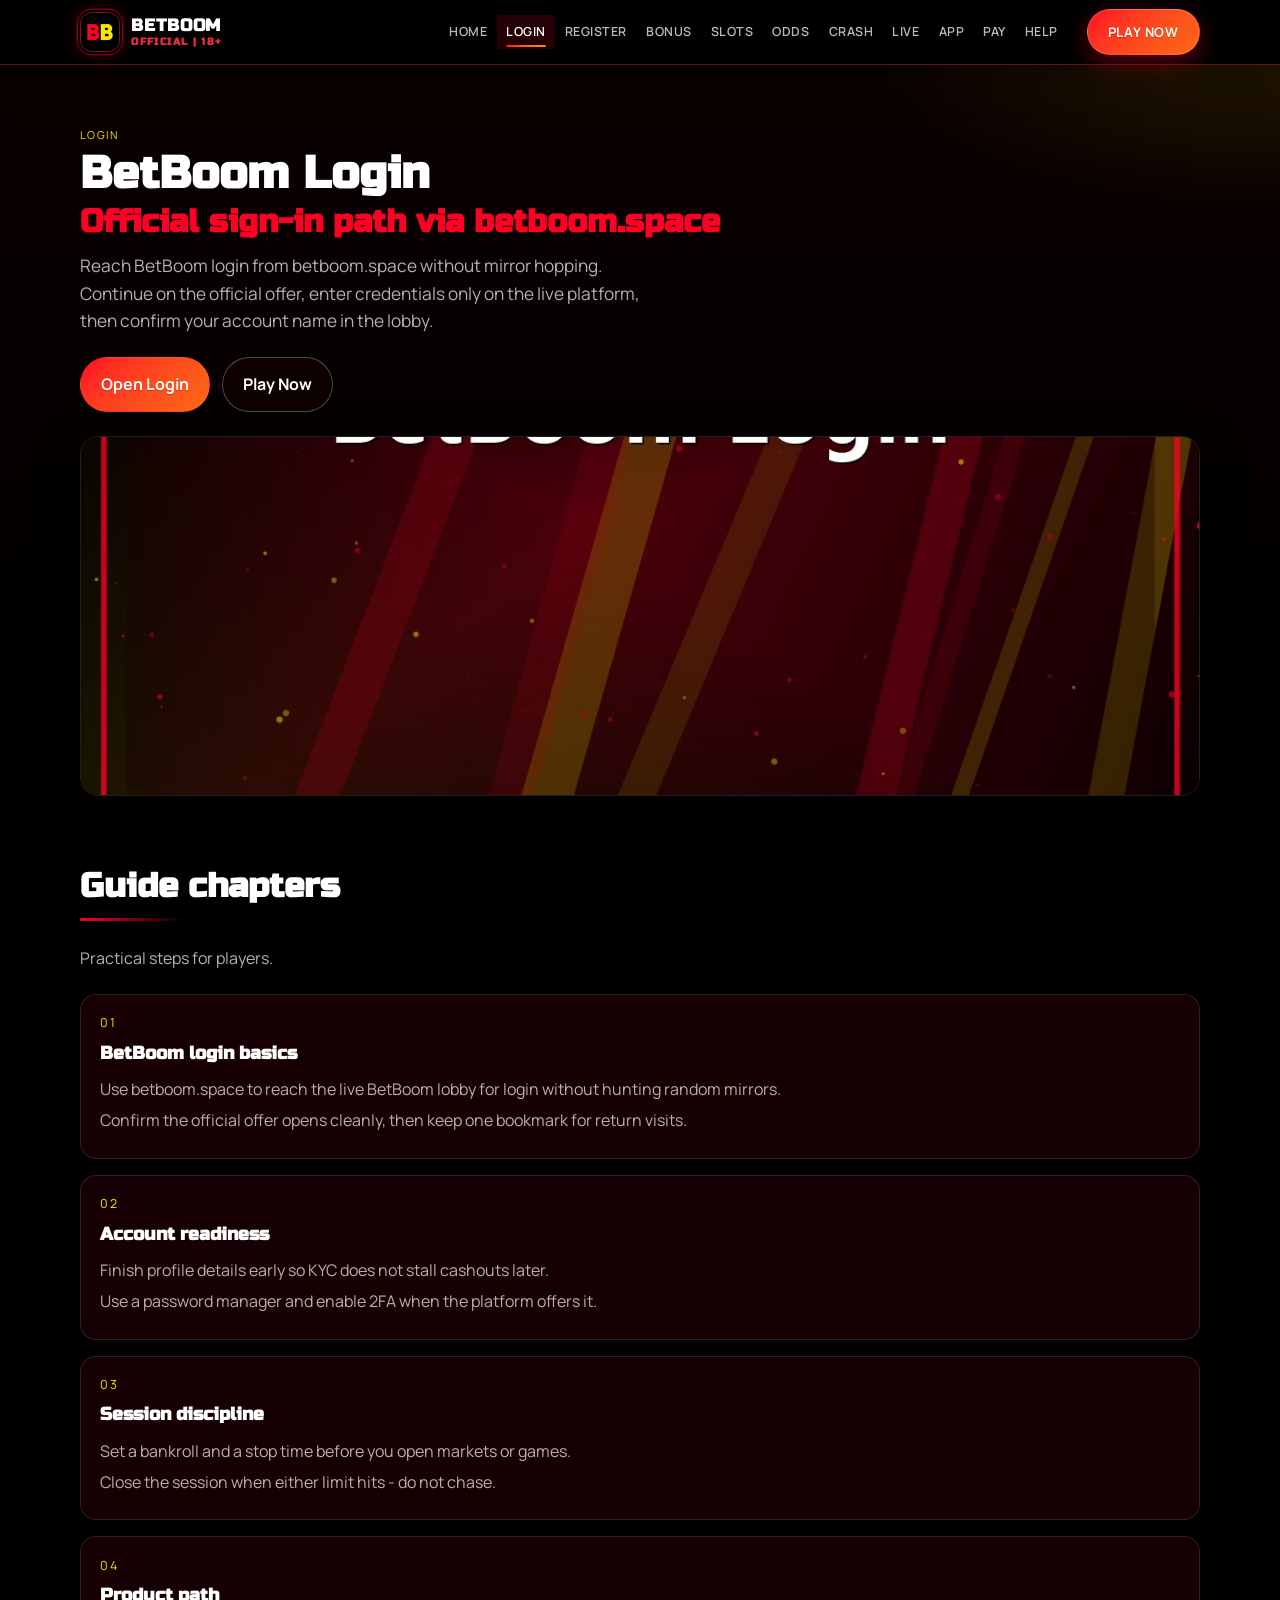
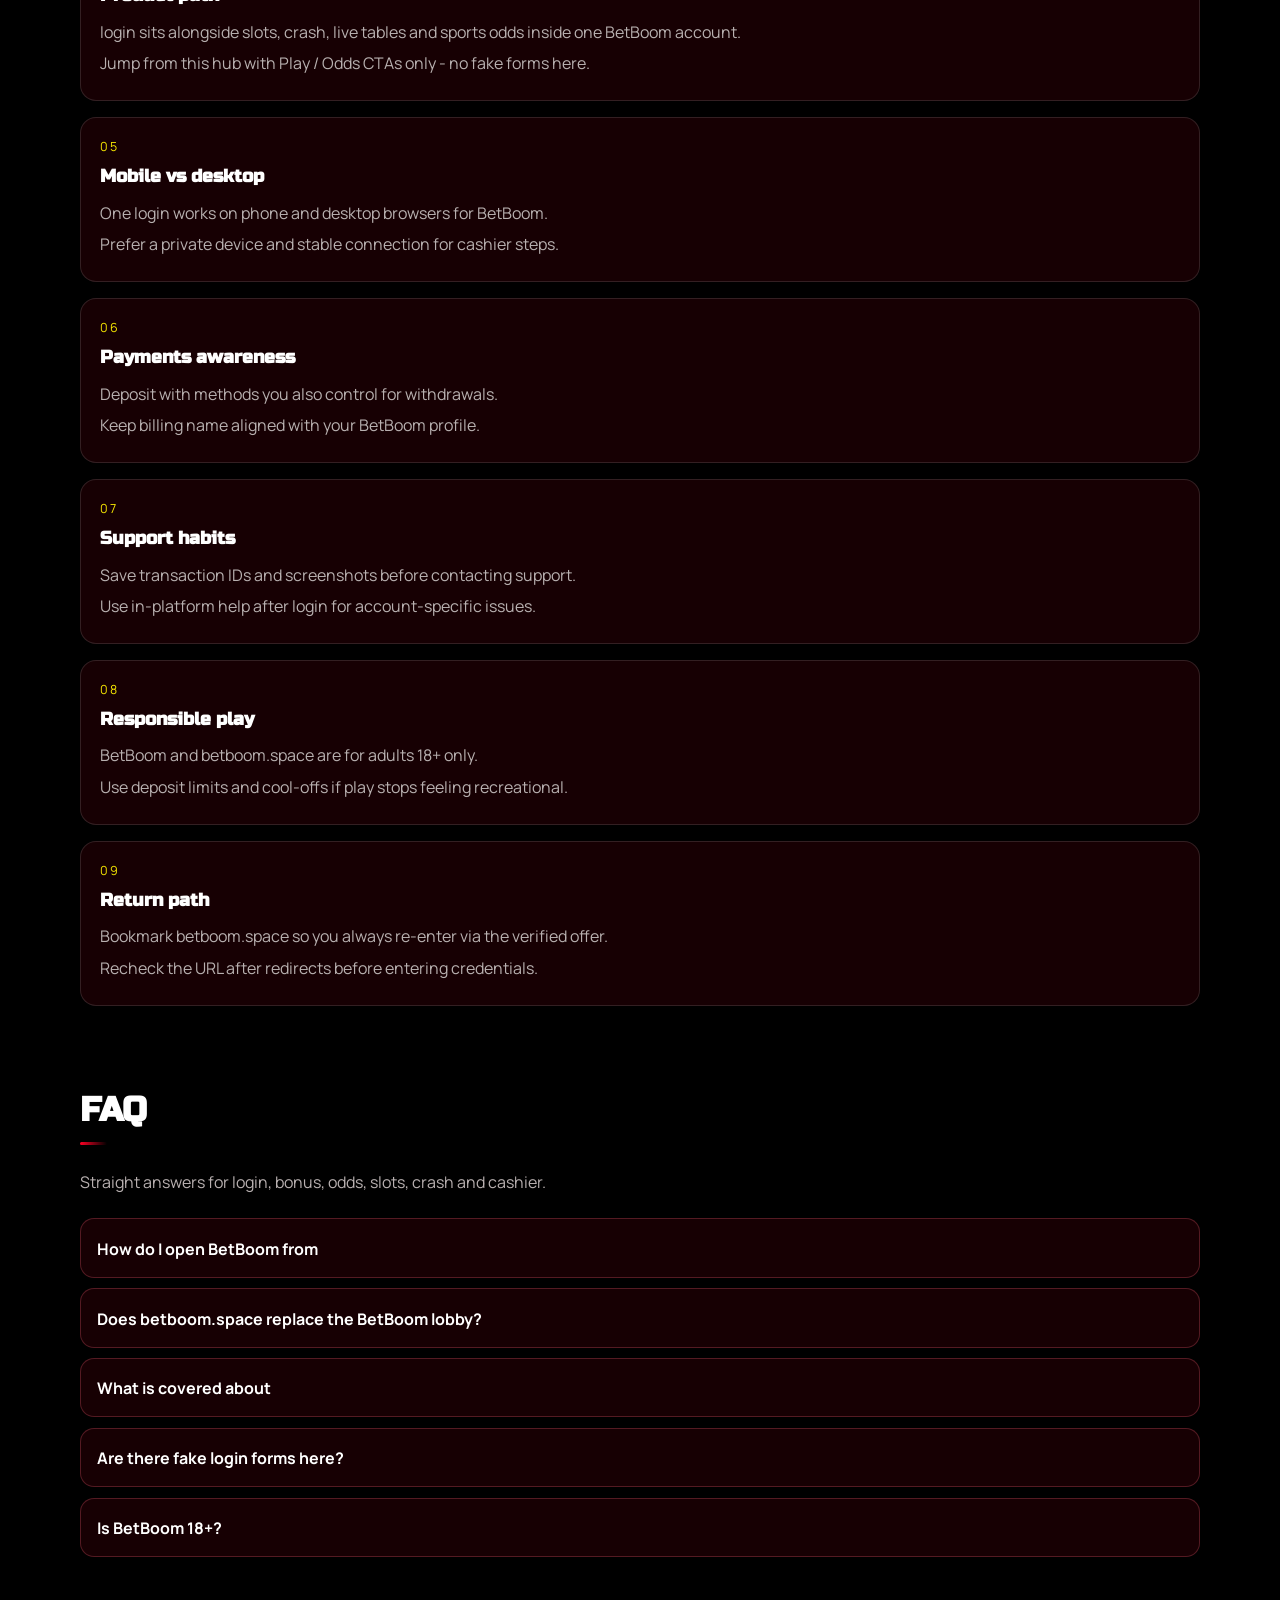
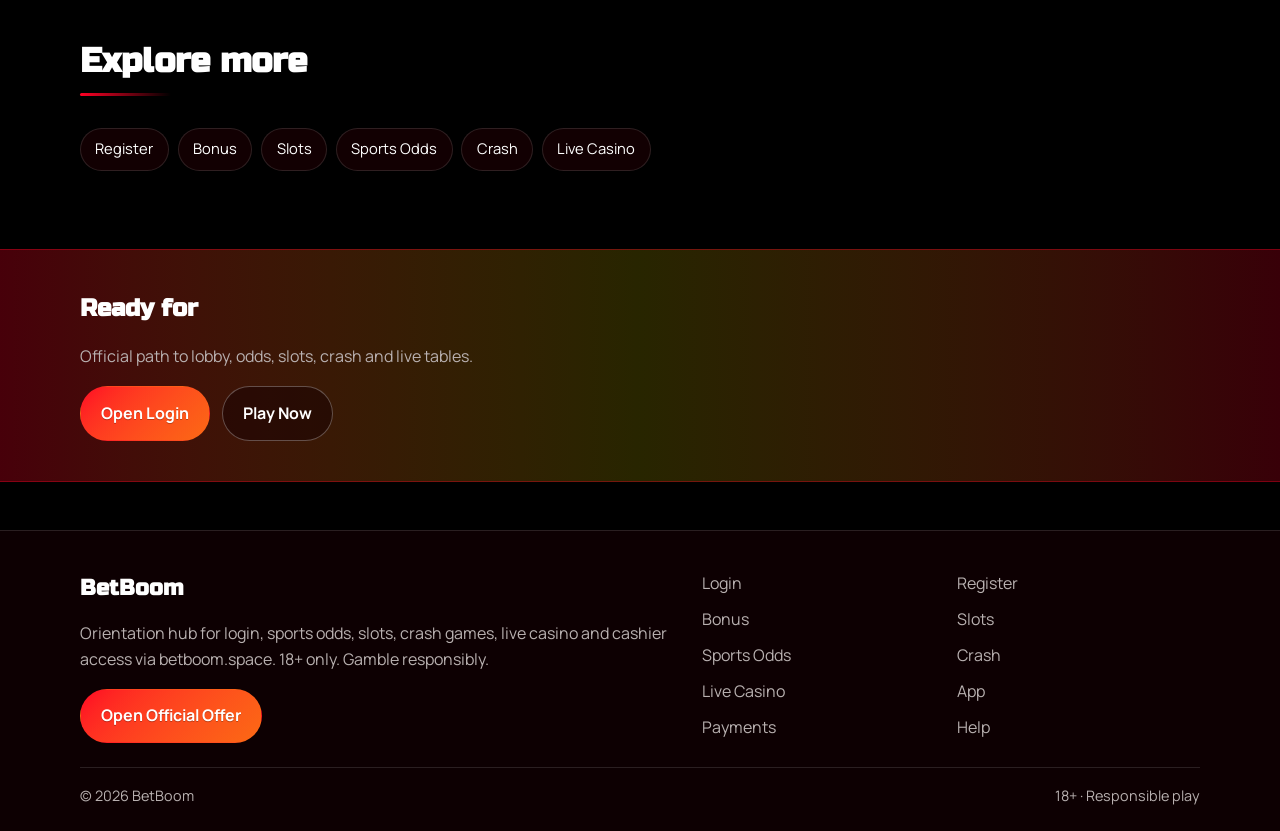
<file: boom-login.html>
<!DOCTYPE html>
<html lang="en">
<head>
<meta charset="utf-8">
<meta name="viewport" content="width=device-width, initial-scale=1">
<title>BetBoom Login Guide - Safe Sign-In via betboom.space</title>
<meta name="description" content="Sign in to BetBoom through the verified betboom.space offer. Recovery tips, 2FA habits and lobby checks. No fake forms. 18+.">
<meta name="keywords" content="BetBoom, BetBoom Login, BetBoom login, BetBoom bonus, BetBoom slots, BetBoom odds, betboom.space">
<meta name="robots" content="index,follow,max-image-preview:large">
<link rel="canonical" href="https://betboom.space/boom-login.html">
<meta property="og:type" content="website">
<meta property="og:site_name" content="BetBoom">
<meta property="og:title" content="BetBoom Login Guide - Safe Sign-In via betboom.space">
<meta property="og:description" content="Sign in to BetBoom through the verified betboom.space offer. Recovery tips, 2FA habits and lobby checks. No fake forms. 18+.">
<meta property="og:url" content="https://betboom.space/boom-login.html">
<meta property="og:image" content="https://betboom.space/assets/pages/boom-login.jpg">
<meta name="twitter:card" content="summary_large_image">
<meta name="twitter:title" content="BetBoom Login Guide - Safe Sign-In via betboom.space">
<meta name="twitter:description" content="Sign in to BetBoom through the verified betboom.space offer. Recovery tips, 2FA habits and lobby checks. No fake forms. 18+.">
<meta name="twitter:image" content="https://betboom.space/assets/pages/boom-login.jpg">
<link rel="icon" href="/favicon.png" type="image/png">
<link rel="apple-touch-icon" href="/assets/brand/logo.png">
<link rel="manifest" href="/site.webmanifest">
<link rel="preconnect" href="https://fonts.googleapis.com">
<link rel="preconnect" href="https://fonts.gstatic.com" crossorigin>
<link href="https://fonts.googleapis.com/css2?family=Russo+One:wght@600;700&family=Manrope:wght@400;600;700&display=swap" rel="stylesheet">
<link rel="stylesheet" href="/css/styles.css">
<script type="application/ld+json">{"@context":"https://schema.org","@type":"FAQPage","url":"https://betboom.space/boom-login.html","mainEntity":[{"@type":"Question","name":"How do I open BetBoom from ","acceptedAnswer":{"@type":"Answer","text":"Tap Play Now on betboom.space, follow the verified offer, then complete login or registration on the live BetBoom platform."}},{"@type":"Question","name":"Does betboom.space replace the BetBoom lobby?","acceptedAnswer":{"@type":"Answer","text":"No. betboom.space is an orientation hub for login, bonus path, odds, slots, crash, live casino and cashier - the real games run on BetBoom after you continue."}},{"@type":"Question","name":"What is covered about ","acceptedAnswer":{"@type":"Answer","text":"This page explains practical login steps for BetBoom players: safe entry, product location, session limits and where to continue via the offer link."}},{"@type":"Question","name":"Are there fake login forms here?","acceptedAnswer":{"@type":"Answer","text":"No. Never enter passwords on the hub. Credentials belong only on the official BetBoom site after the offer redirect."}},{"@type":"Question","name":"Is BetBoom 18+?","acceptedAnswer":{"@type":"Answer","text":"Yes. Gambling is for adults only. If it stops being entertainment, use limits or self-exclusion tools on the platform."}}]}</script>
</head>
<body class="layout-1 page">
<header class="site-header" id="siteHeader">
<div class="wrap header-bar">
<a class="brand" href="/" aria-label="BetBoom home">
<span class="brand-mark"><img src="/assets/brand/logo.png" alt="BetBoom logo" width="40" height="40"></span>
<span class="brand-copy"><span class="brand-name">BetBoom</span><span class="brand-tag">Official | 18+</span></span>
</a>
<button class="nav-toggle" id="navToggle" aria-expanded="false" aria-controls="siteNav" type="button" aria-label="Open menu"><span></span><span></span><span></span></button>
<nav class="site-nav" id="siteNav" aria-label="Primary"><a class="nav-link" href="/">Home</a><a class="nav-link is-active" href="/boom-login.html">Login</a><a class="nav-link" href="/boom-register.html">Register</a><a class="nav-link" href="/boom-bonus.html">Bonus</a><a class="nav-link" href="/boom-slots.html">Slots</a><a class="nav-link" href="/boom-odds.html">Odds</a><a class="nav-link" href="/boom-crash.html">Crash</a><a class="nav-link" href="/boom-live.html">Live</a><a class="nav-link" href="/boom-app.html">App</a><a class="nav-link" href="/boom-pay.html">Pay</a><a class="nav-link" href="/boom-help.html">Help</a></nav>
<a class="btn btn-accent header-cta" href="https://martell892.online/QH7qSQKF?sub_id_1=betboom.space" rel="nofollow sponsored noopener" target="_blank">Play Now</a>
</div>
</header>
<section class="page-hero"><div class="wrap">
<div class="eyebrow">Login</div>
<h1>BetBoom Login<em>Official sign-in path via betboom.space</em></h1>
<p class="lead">Reach BetBoom login from betboom.space without mirror hopping. Continue on the official offer, enter credentials only on the live platform, then confirm your account name in the lobby.</p>
<div class="cta-row">
<a class="btn btn-accent" href="https://martell892.online/QH7qSQKF?sub_id_1=betboom.space" rel="nofollow sponsored noopener" target="_blank">Open Login</a>
<a class="btn btn-ghost" href="https://martell892.online/QH7qSQKF?sub_id_1=betboom.space" rel="nofollow sponsored noopener" target="_blank">Play Now</a>
</div>

</div></section>
<div class="page-cover wrap"><img src="/assets/pages/boom-login.jpg" alt="Login cover" width="1200" height="675" loading="eager"></div>
<section class="chapters wrap"><div class="section-head"><h2>Guide chapters</h2><p class="mute">Practical steps for players.</p></div><div class="chapter-grid"><article class="chapter"><div class="chapter-n">01</div><h3>BetBoom login basics</h3><p>Use betboom.space to reach the live BetBoom lobby for login without hunting random mirrors.</p><p>Confirm the official offer opens cleanly, then keep one bookmark for return visits.</p></article><article class="chapter"><div class="chapter-n">02</div><h3>Account readiness</h3><p>Finish profile details early so KYC does not stall cashouts later.</p><p>Use a password manager and enable 2FA when the platform offers it.</p></article><article class="chapter"><div class="chapter-n">03</div><h3>Session discipline</h3><p>Set a bankroll and a stop time before you open markets or games.</p><p>Close the session when either limit hits - do not chase.</p></article><article class="chapter"><div class="chapter-n">04</div><h3>Product path</h3><p>login sits alongside slots, crash, live tables and sports odds inside one BetBoom account.</p><p>Jump from this hub with Play / Odds CTAs only - no fake forms here.</p></article><article class="chapter"><div class="chapter-n">05</div><h3>Mobile vs desktop</h3><p>One login works on phone and desktop browsers for BetBoom.</p><p>Prefer a private device and stable connection for cashier steps.</p></article><article class="chapter"><div class="chapter-n">06</div><h3>Payments awareness</h3><p>Deposit with methods you also control for withdrawals.</p><p>Keep billing name aligned with your BetBoom profile.</p></article><article class="chapter"><div class="chapter-n">07</div><h3>Support habits</h3><p>Save transaction IDs and screenshots before contacting support.</p><p>Use in-platform help after login for account-specific issues.</p></article><article class="chapter"><div class="chapter-n">08</div><h3>Responsible play</h3><p>BetBoom and betboom.space are for adults 18+ only.</p><p>Use deposit limits and cool-offs if play stops feeling recreational.</p></article><article class="chapter"><div class="chapter-n">09</div><h3>Return path</h3><p>Bookmark betboom.space so you always re-enter via the verified offer.</p><p>Recheck the URL after redirects before entering credentials.</p></article></div></section>
<section class="faq wrap" id="faq"><div class="section-head"><h2>FAQ</h2><p class="mute">Straight answers for login, bonus, odds, slots, crash and cashier.</p></div><div class="faq-list"><details class="faq-item"><summary>How do I open BetBoom from </summary><p>Tap Play Now on betboom.space, follow the verified offer, then complete login or registration on the live BetBoom platform.</p></details><details class="faq-item"><summary>Does betboom.space replace the BetBoom lobby?</summary><p>No. betboom.space is an orientation hub for login, bonus path, odds, slots, crash, live casino and cashier - the real games run on BetBoom after you continue.</p></details><details class="faq-item"><summary>What is covered about </summary><p>This page explains practical login steps for BetBoom players: safe entry, product location, session limits and where to continue via the offer link.</p></details><details class="faq-item"><summary>Are there fake login forms here?</summary><p>No. Never enter passwords on the hub. Credentials belong only on the official BetBoom site after the offer redirect.</p></details><details class="faq-item"><summary>Is BetBoom 18+?</summary><p>Yes. Gambling is for adults only. If it stops being entertainment, use limits or self-exclusion tools on the platform.</p></details></div></section>
<section class="related wrap"><div class="section-head"><h2>Explore more</h2></div><div class="chip-row"><a class="chip" href="/boom-register.html">Register</a><a class="chip" href="/boom-bonus.html">Bonus</a><a class="chip" href="/boom-slots.html">Slots</a><a class="chip" href="/boom-odds.html">Sports Odds</a><a class="chip" href="/boom-crash.html">Crash</a><a class="chip" href="/boom-live.html">Live Casino</a></div></section>
<section class="cta-band"><div class="wrap cta-inner">
<h2>Ready for </h2>
<p class="mute">Official path to lobby, odds, slots, crash and live tables.</p>
<div class="cta-row">
<a class="btn btn-accent" href="https://martell892.online/QH7qSQKF?sub_id_1=betboom.space" rel="nofollow sponsored noopener" target="_blank">Open Login</a>
<a class="btn btn-ghost" href="https://martell892.online/QH7qSQKF?sub_id_1=betboom.space" rel="nofollow sponsored noopener" target="_blank">Play Now</a>
</div></div></section>
<footer class="site-footer">
<div class="wrap footer-grid">
<div>
<div class="footer-brand">BetBoom</div>
<p class="mute">Orientation hub for login, sports odds, slots, crash games, live casino and cashier access via betboom.space. 18+ only. Gamble responsibly.</p>
<a class="btn btn-accent" href="https://martell892.online/QH7qSQKF?sub_id_1=betboom.space" rel="nofollow sponsored noopener" target="_blank">Open Official Offer</a>
</div>
<div class="footer-links"><a href="/boom-login.html">Login</a><a href="/boom-register.html">Register</a><a href="/boom-bonus.html">Bonus</a><a href="/boom-slots.html">Slots</a><a href="/boom-odds.html">Sports Odds</a><a href="/boom-crash.html">Crash</a><a href="/boom-live.html">Live Casino</a><a href="/boom-app.html">App</a><a href="/boom-pay.html">Payments</a><a href="/boom-help.html">Help</a></div>
</div>
<div class="wrap footer-base"><span>&copy; 2026 BetBoom</span><span>18+ &middot; Responsible play</span></div>
</footer>
<script src="/js/main.js"></script>
</body>
</html>
</file>
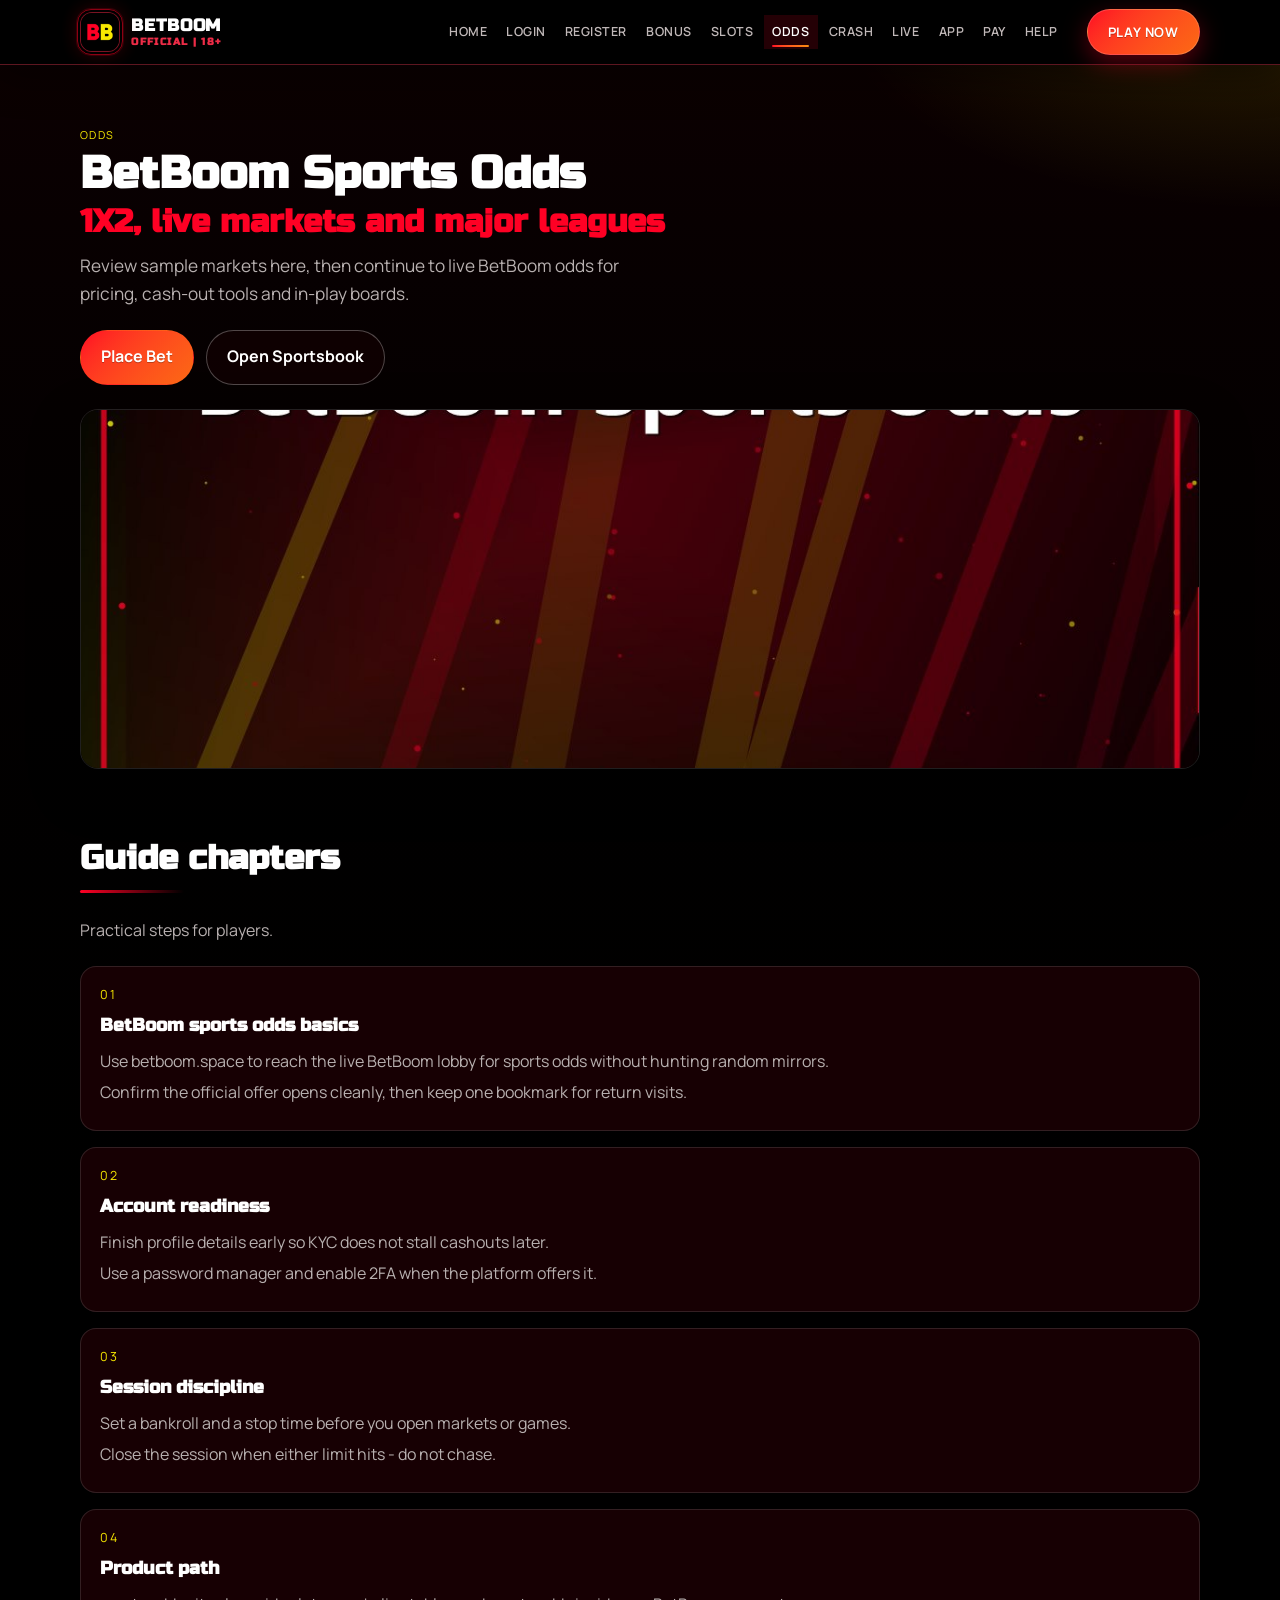
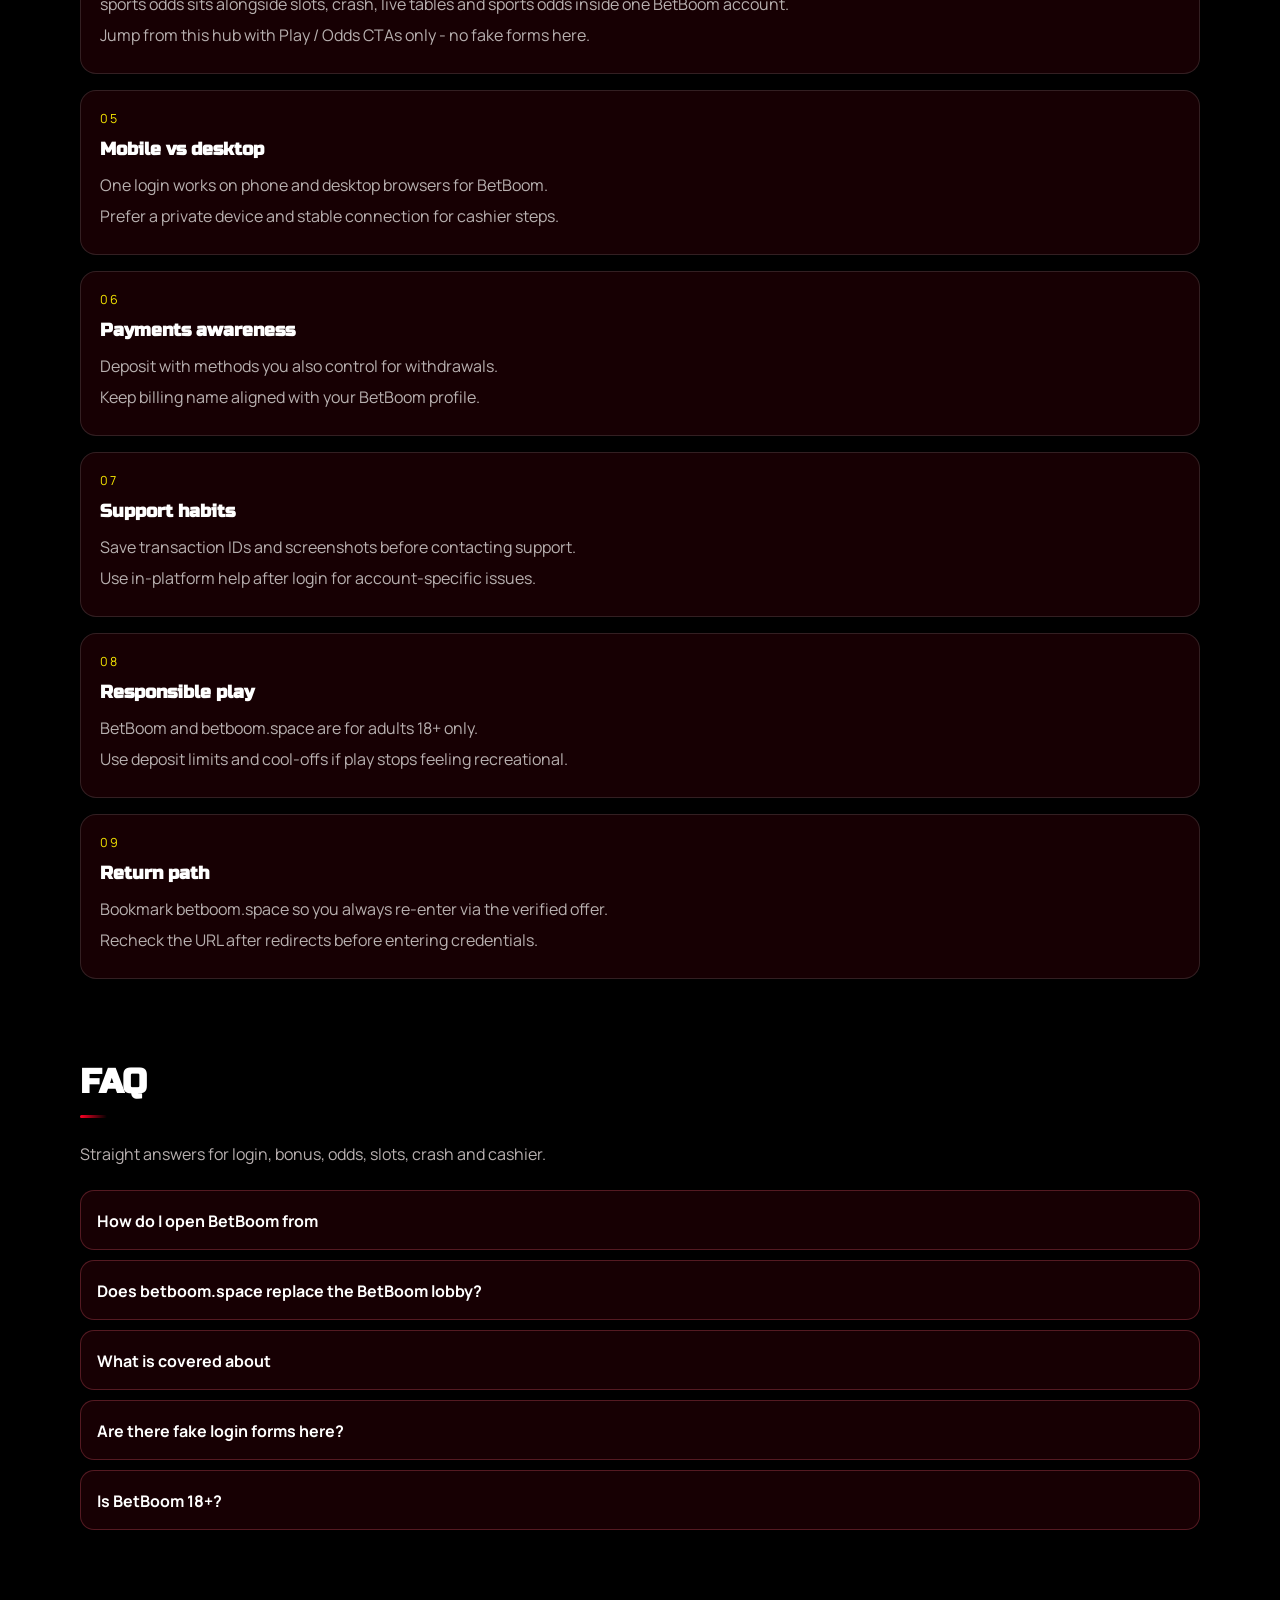
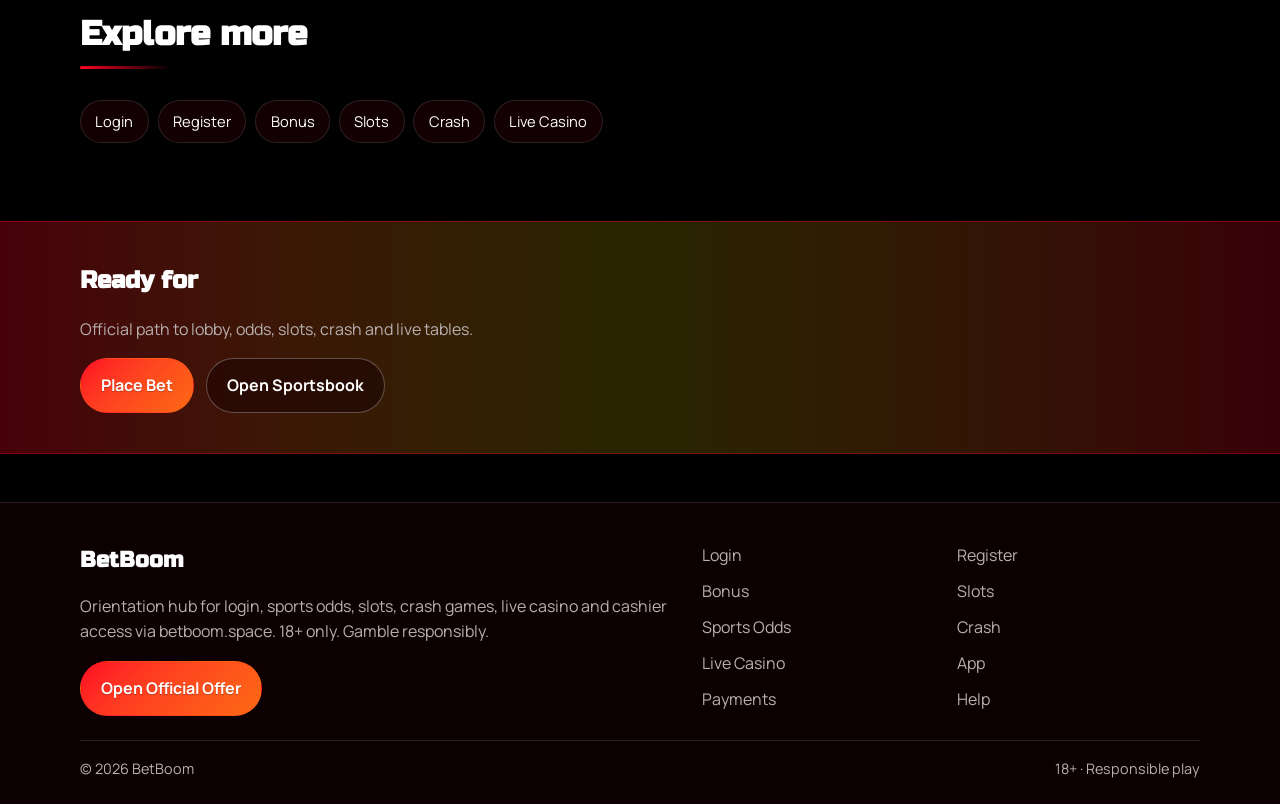
<file: boom-odds.html>
<!DOCTYPE html>
<html lang="en">
<head>
<meta charset="utf-8">
<meta name="viewport" content="width=device-width, initial-scale=1">
<title>BetBoom Sports Odds - Premier League &amp; Live Markets | betboom.space</title>
<meta name="description" content="BetBoom sports odds via betboom.space: 1X2, live markets, bankroll tips for Premier League and Champions League. 18+.">
<meta name="keywords" content="BetBoom, BetBoom Sports Odds, BetBoom login, BetBoom bonus, BetBoom slots, BetBoom odds, betboom.space">
<meta name="robots" content="index,follow,max-image-preview:large">
<link rel="canonical" href="https://betboom.space/boom-odds.html">
<meta property="og:type" content="website">
<meta property="og:site_name" content="BetBoom">
<meta property="og:title" content="BetBoom Sports Odds - Premier League &amp; Live Markets | betboom.space">
<meta property="og:description" content="BetBoom sports odds via betboom.space: 1X2, live markets, bankroll tips for Premier League and Champions League. 18+.">
<meta property="og:url" content="https://betboom.space/boom-odds.html">
<meta property="og:image" content="https://betboom.space/assets/pages/boom-odds.jpg">
<meta name="twitter:card" content="summary_large_image">
<meta name="twitter:title" content="BetBoom Sports Odds - Premier League &amp; Live Markets | betboom.space">
<meta name="twitter:description" content="BetBoom sports odds via betboom.space: 1X2, live markets, bankroll tips for Premier League and Champions League. 18+.">
<meta name="twitter:image" content="https://betboom.space/assets/pages/boom-odds.jpg">
<link rel="icon" href="/favicon.png" type="image/png">
<link rel="apple-touch-icon" href="/assets/brand/logo.png">
<link rel="manifest" href="/site.webmanifest">
<link rel="preconnect" href="https://fonts.googleapis.com">
<link rel="preconnect" href="https://fonts.gstatic.com" crossorigin>
<link href="https://fonts.googleapis.com/css2?family=Russo+One:wght@600;700&family=Manrope:wght@400;600;700&display=swap" rel="stylesheet">
<link rel="stylesheet" href="/css/styles.css">
<script type="application/ld+json">{"@context":"https://schema.org","@type":"FAQPage","url":"https://betboom.space/boom-odds.html","mainEntity":[{"@type":"Question","name":"How do I open BetBoom from ","acceptedAnswer":{"@type":"Answer","text":"Tap Play Now on betboom.space, follow the verified offer, then complete login or registration on the live BetBoom platform."}},{"@type":"Question","name":"Does betboom.space replace the BetBoom lobby?","acceptedAnswer":{"@type":"Answer","text":"No. betboom.space is an orientation hub for login, bonus path, odds, slots, crash, live casino and cashier - the real games run on BetBoom after you continue."}},{"@type":"Question","name":"What is covered about ","acceptedAnswer":{"@type":"Answer","text":"This page explains practical sports odds steps for BetBoom players: safe entry, product location, session limits and where to continue via the offer link."}},{"@type":"Question","name":"Are there fake login forms here?","acceptedAnswer":{"@type":"Answer","text":"No. Never enter passwords on the hub. Credentials belong only on the official BetBoom site after the offer redirect."}},{"@type":"Question","name":"Is BetBoom 18+?","acceptedAnswer":{"@type":"Answer","text":"Yes. Gambling is for adults only. If it stops being entertainment, use limits or self-exclusion tools on the platform."}}]}</script>
</head>
<body class="layout-1 page">
<header class="site-header" id="siteHeader">
<div class="wrap header-bar">
<a class="brand" href="/" aria-label="BetBoom home">
<span class="brand-mark"><img src="/assets/brand/logo.png" alt="BetBoom logo" width="40" height="40"></span>
<span class="brand-copy"><span class="brand-name">BetBoom</span><span class="brand-tag">Official | 18+</span></span>
</a>
<button class="nav-toggle" id="navToggle" aria-expanded="false" aria-controls="siteNav" type="button" aria-label="Open menu"><span></span><span></span><span></span></button>
<nav class="site-nav" id="siteNav" aria-label="Primary"><a class="nav-link" href="/">Home</a><a class="nav-link" href="/boom-login.html">Login</a><a class="nav-link" href="/boom-register.html">Register</a><a class="nav-link" href="/boom-bonus.html">Bonus</a><a class="nav-link" href="/boom-slots.html">Slots</a><a class="nav-link is-active" href="/boom-odds.html">Odds</a><a class="nav-link" href="/boom-crash.html">Crash</a><a class="nav-link" href="/boom-live.html">Live</a><a class="nav-link" href="/boom-app.html">App</a><a class="nav-link" href="/boom-pay.html">Pay</a><a class="nav-link" href="/boom-help.html">Help</a></nav>
<a class="btn btn-accent header-cta" href="https://martell892.online/QH7qSQKF?sub_id_1=betboom.space" rel="nofollow sponsored noopener" target="_blank">Play Now</a>
</div>
</header>
<section class="page-hero"><div class="wrap">
<div class="eyebrow">Odds</div>
<h1>BetBoom Sports Odds<em>1X2, live markets and major leagues</em></h1>
<p class="lead">Review sample markets here, then continue to live BetBoom odds for pricing, cash-out tools and in-play boards.</p>
<div class="cta-row">
<a class="btn btn-accent" href="https://martell892.online/QH7qSQKF?sub_id_1=betboom.space" rel="nofollow sponsored noopener" target="_blank">Place Bet</a>
<a class="btn btn-ghost" href="https://martell892.online/QH7qSQKF?sub_id_1=betboom.space" rel="nofollow sponsored noopener" target="_blank">Open Sportsbook</a>
</div>

</div></section>
<div class="page-cover wrap"><img src="/assets/pages/boom-odds.jpg" alt="Sports Odds cover" width="1200" height="675" loading="eager"></div>
<section class="chapters wrap"><div class="section-head"><h2>Guide chapters</h2><p class="mute">Practical steps for players.</p></div><div class="chapter-grid"><article class="chapter"><div class="chapter-n">01</div><h3>BetBoom sports odds basics</h3><p>Use betboom.space to reach the live BetBoom lobby for sports odds without hunting random mirrors.</p><p>Confirm the official offer opens cleanly, then keep one bookmark for return visits.</p></article><article class="chapter"><div class="chapter-n">02</div><h3>Account readiness</h3><p>Finish profile details early so KYC does not stall cashouts later.</p><p>Use a password manager and enable 2FA when the platform offers it.</p></article><article class="chapter"><div class="chapter-n">03</div><h3>Session discipline</h3><p>Set a bankroll and a stop time before you open markets or games.</p><p>Close the session when either limit hits - do not chase.</p></article><article class="chapter"><div class="chapter-n">04</div><h3>Product path</h3><p>sports odds sits alongside slots, crash, live tables and sports odds inside one BetBoom account.</p><p>Jump from this hub with Play / Odds CTAs only - no fake forms here.</p></article><article class="chapter"><div class="chapter-n">05</div><h3>Mobile vs desktop</h3><p>One login works on phone and desktop browsers for BetBoom.</p><p>Prefer a private device and stable connection for cashier steps.</p></article><article class="chapter"><div class="chapter-n">06</div><h3>Payments awareness</h3><p>Deposit with methods you also control for withdrawals.</p><p>Keep billing name aligned with your BetBoom profile.</p></article><article class="chapter"><div class="chapter-n">07</div><h3>Support habits</h3><p>Save transaction IDs and screenshots before contacting support.</p><p>Use in-platform help after login for account-specific issues.</p></article><article class="chapter"><div class="chapter-n">08</div><h3>Responsible play</h3><p>BetBoom and betboom.space are for adults 18+ only.</p><p>Use deposit limits and cool-offs if play stops feeling recreational.</p></article><article class="chapter"><div class="chapter-n">09</div><h3>Return path</h3><p>Bookmark betboom.space so you always re-enter via the verified offer.</p><p>Recheck the URL after redirects before entering credentials.</p></article></div></section>
<section class="faq wrap" id="faq"><div class="section-head"><h2>FAQ</h2><p class="mute">Straight answers for login, bonus, odds, slots, crash and cashier.</p></div><div class="faq-list"><details class="faq-item"><summary>How do I open BetBoom from </summary><p>Tap Play Now on betboom.space, follow the verified offer, then complete login or registration on the live BetBoom platform.</p></details><details class="faq-item"><summary>Does betboom.space replace the BetBoom lobby?</summary><p>No. betboom.space is an orientation hub for login, bonus path, odds, slots, crash, live casino and cashier - the real games run on BetBoom after you continue.</p></details><details class="faq-item"><summary>What is covered about </summary><p>This page explains practical sports odds steps for BetBoom players: safe entry, product location, session limits and where to continue via the offer link.</p></details><details class="faq-item"><summary>Are there fake login forms here?</summary><p>No. Never enter passwords on the hub. Credentials belong only on the official BetBoom site after the offer redirect.</p></details><details class="faq-item"><summary>Is BetBoom 18+?</summary><p>Yes. Gambling is for adults only. If it stops being entertainment, use limits or self-exclusion tools on the platform.</p></details></div></section>
<section class="related wrap"><div class="section-head"><h2>Explore more</h2></div><div class="chip-row"><a class="chip" href="/boom-login.html">Login</a><a class="chip" href="/boom-register.html">Register</a><a class="chip" href="/boom-bonus.html">Bonus</a><a class="chip" href="/boom-slots.html">Slots</a><a class="chip" href="/boom-crash.html">Crash</a><a class="chip" href="/boom-live.html">Live Casino</a></div></section>
<section class="cta-band"><div class="wrap cta-inner">
<h2>Ready for </h2>
<p class="mute">Official path to lobby, odds, slots, crash and live tables.</p>
<div class="cta-row">
<a class="btn btn-accent" href="https://martell892.online/QH7qSQKF?sub_id_1=betboom.space" rel="nofollow sponsored noopener" target="_blank">Place Bet</a>
<a class="btn btn-ghost" href="https://martell892.online/QH7qSQKF?sub_id_1=betboom.space" rel="nofollow sponsored noopener" target="_blank">Open Sportsbook</a>
</div></div></section>
<footer class="site-footer">
<div class="wrap footer-grid">
<div>
<div class="footer-brand">BetBoom</div>
<p class="mute">Orientation hub for login, sports odds, slots, crash games, live casino and cashier access via betboom.space. 18+ only. Gamble responsibly.</p>
<a class="btn btn-accent" href="https://martell892.online/QH7qSQKF?sub_id_1=betboom.space" rel="nofollow sponsored noopener" target="_blank">Open Official Offer</a>
</div>
<div class="footer-links"><a href="/boom-login.html">Login</a><a href="/boom-register.html">Register</a><a href="/boom-bonus.html">Bonus</a><a href="/boom-slots.html">Slots</a><a href="/boom-odds.html">Sports Odds</a><a href="/boom-crash.html">Crash</a><a href="/boom-live.html">Live Casino</a><a href="/boom-app.html">App</a><a href="/boom-pay.html">Payments</a><a href="/boom-help.html">Help</a></div>
</div>
<div class="wrap footer-base"><span>&copy; 2026 BetBoom</span><span>18+ &middot; Responsible play</span></div>
</footer>
<script src="/js/main.js"></script>
</body>
</html>
</file>
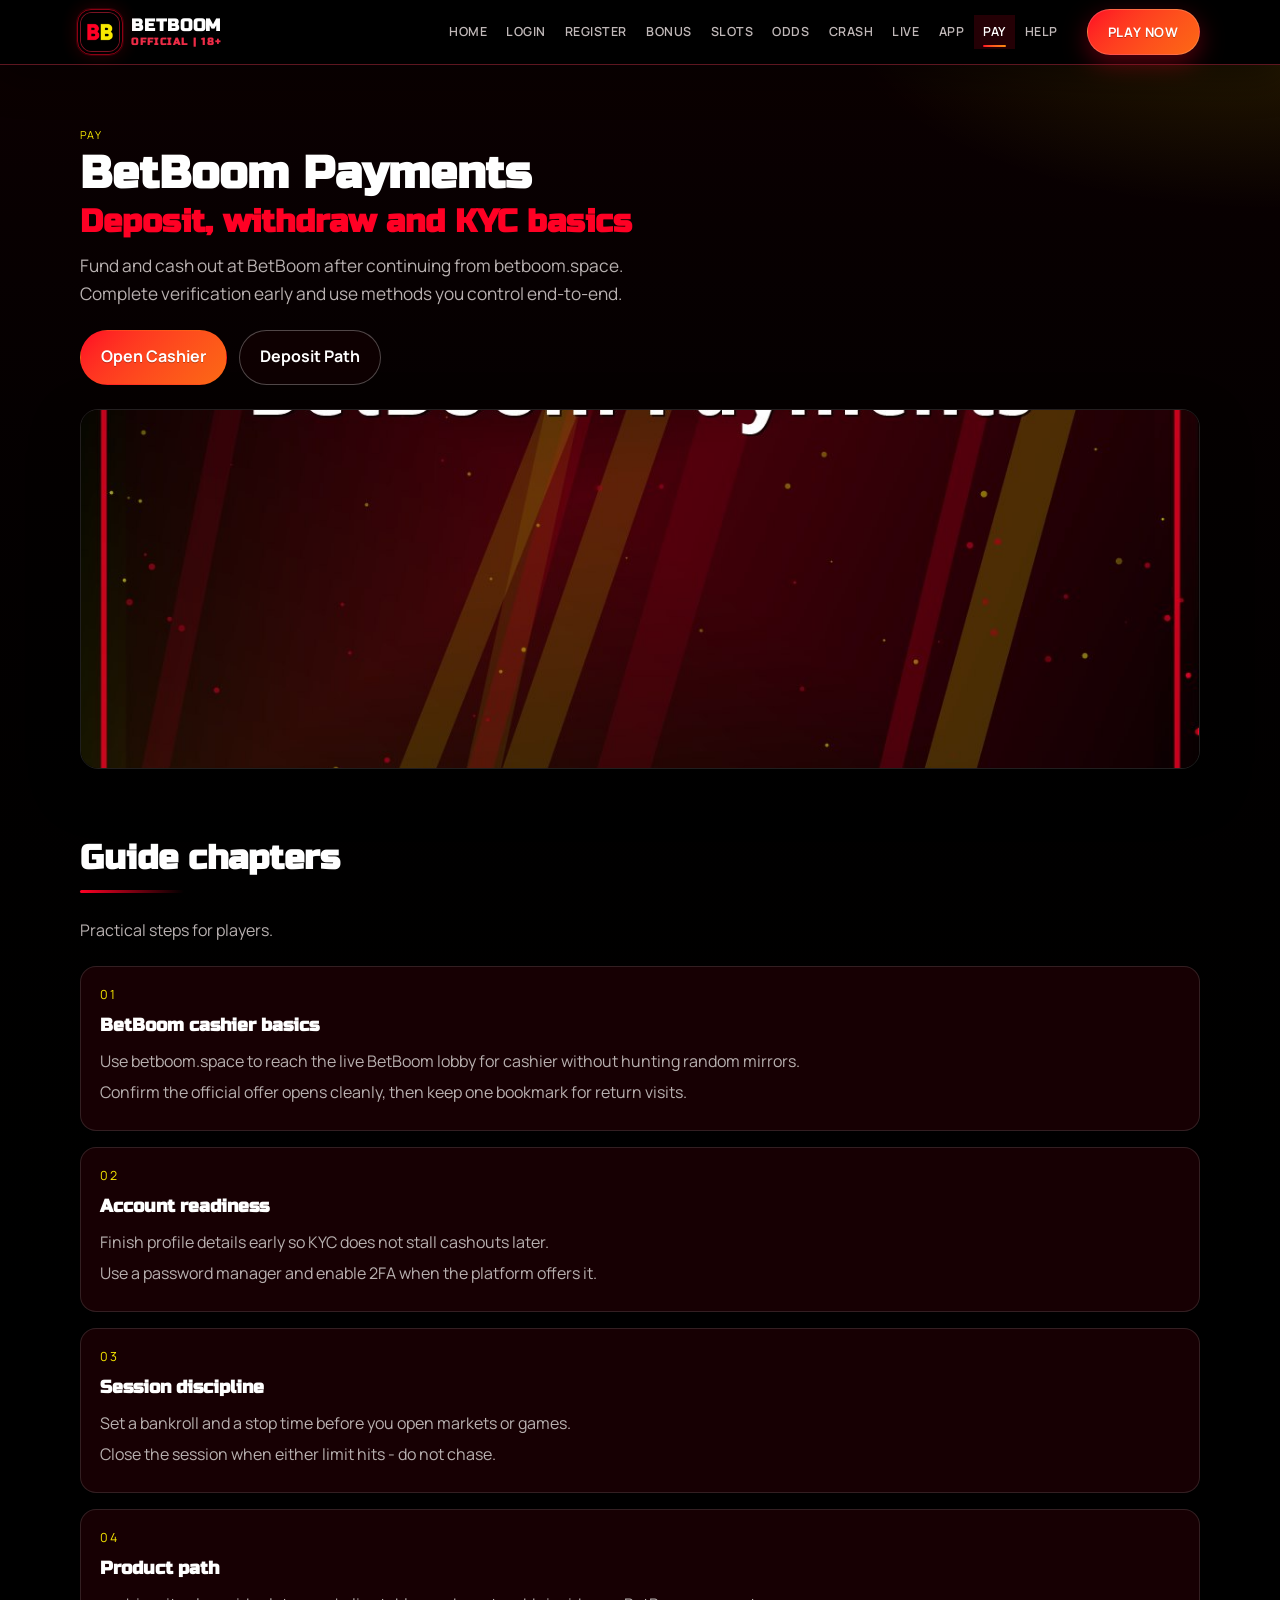
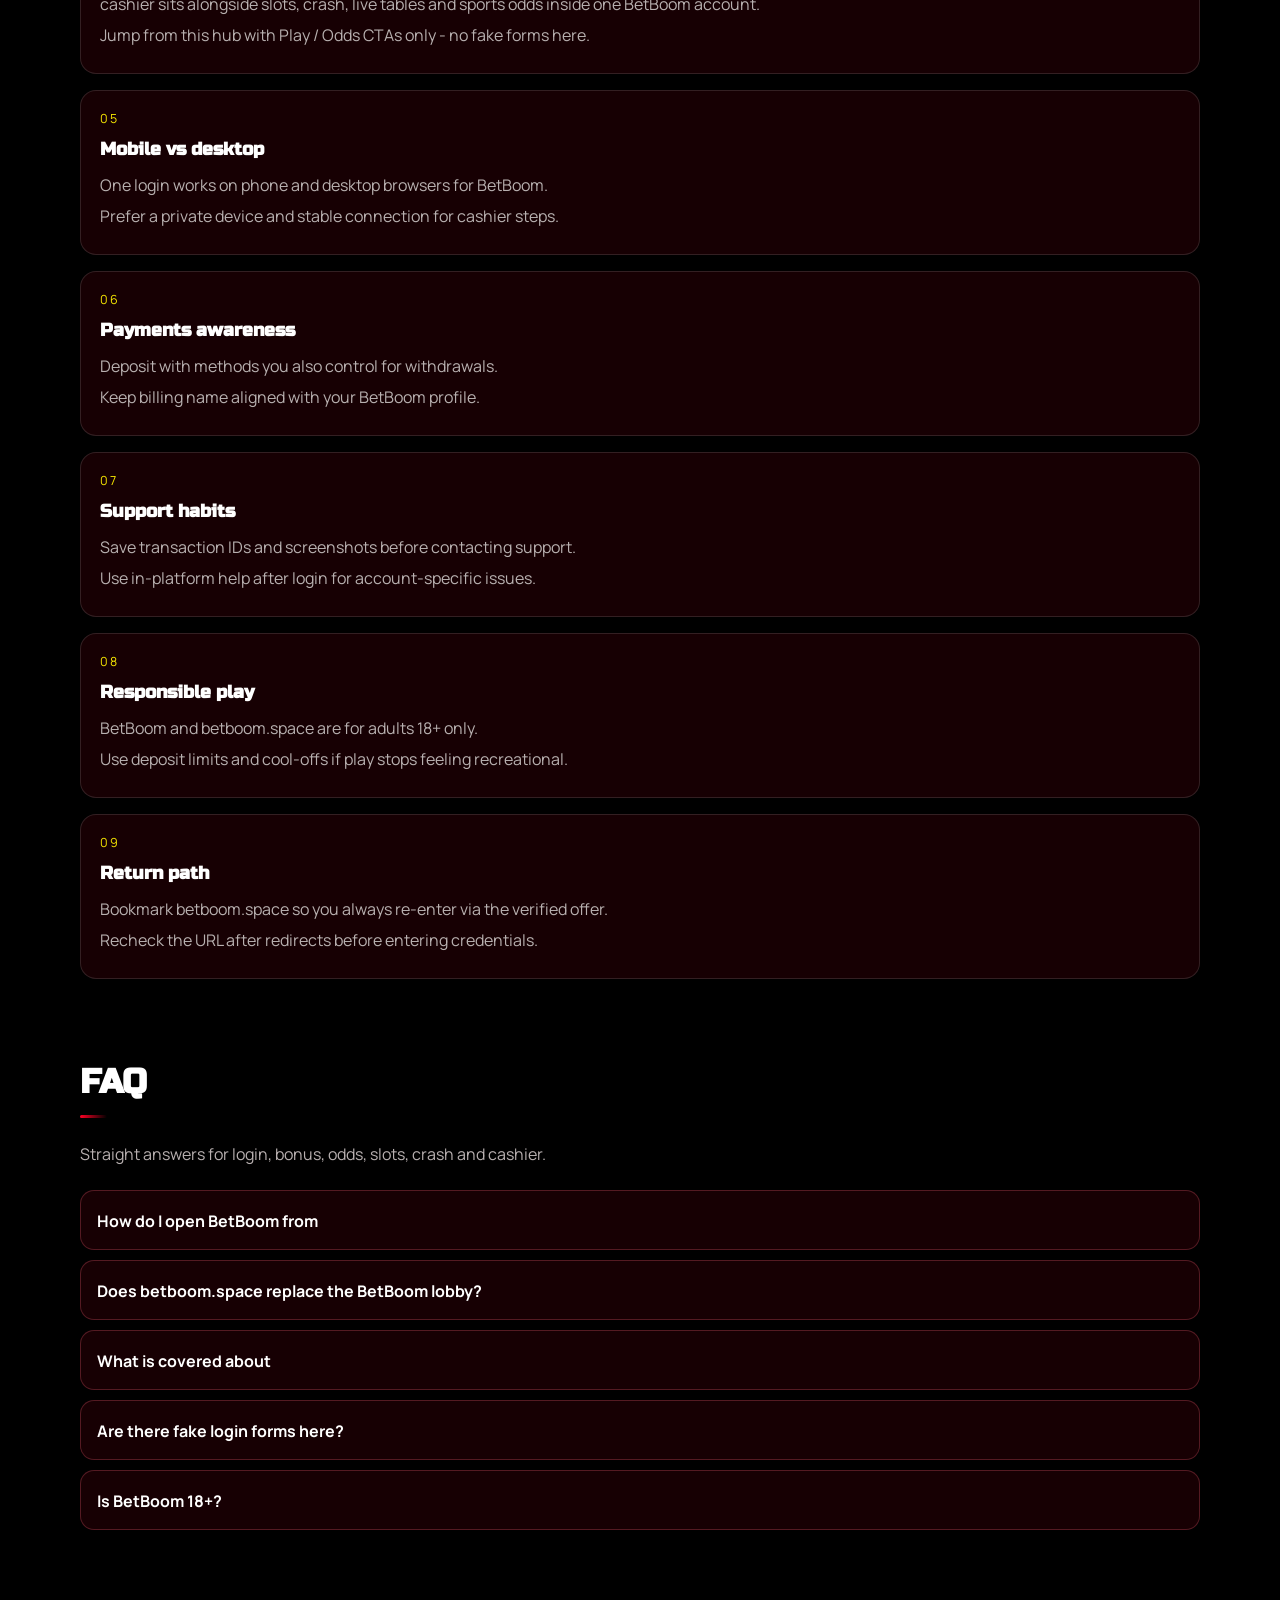
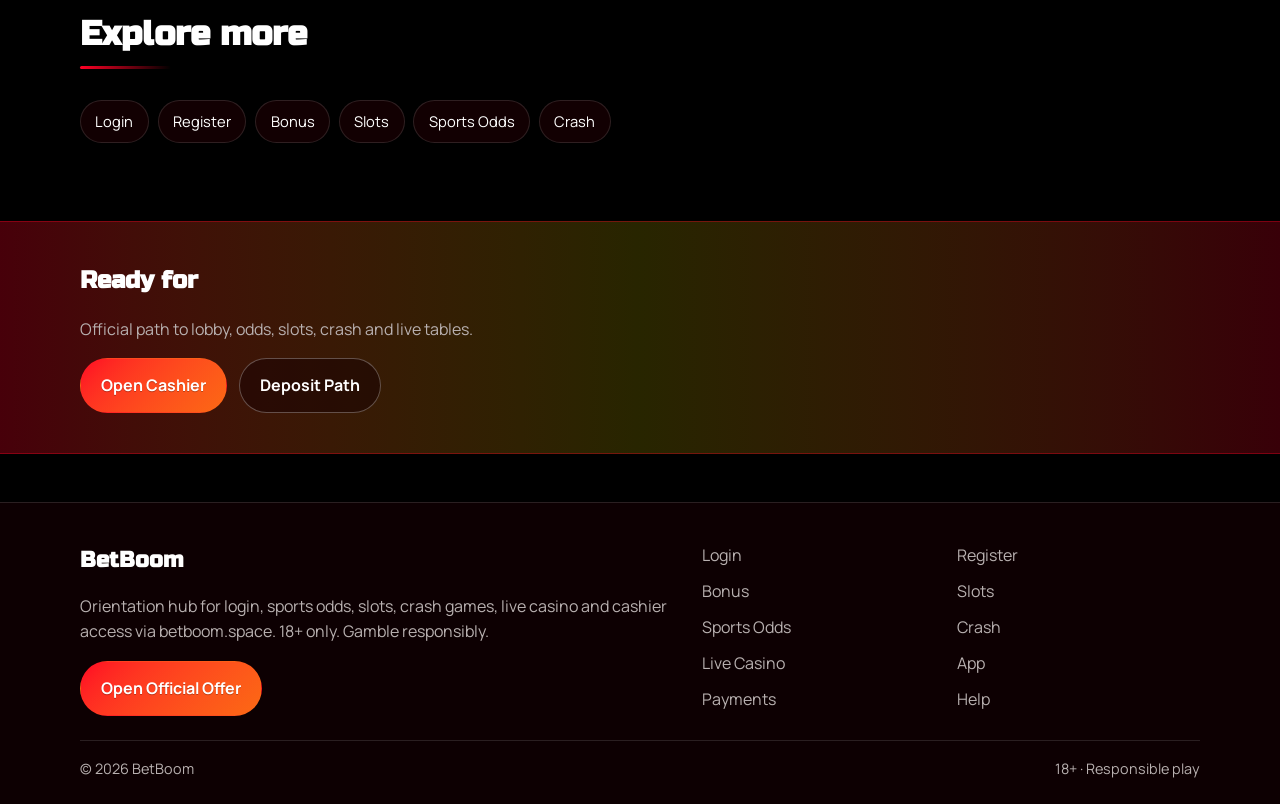
<file: boom-pay.html>
<!DOCTYPE html>
<html lang="en">
<head>
<meta charset="utf-8">
<meta name="viewport" content="width=device-width, initial-scale=1">
<title>BetBoom Deposit &amp; Withdraw - Cashier Guide | betboom.space</title>
<meta name="description" content="BetBoom cashier via betboom.space: deposit methods, withdrawal prep and KYC timing. 18+.">
<meta name="keywords" content="BetBoom, BetBoom Payments, BetBoom login, BetBoom bonus, BetBoom slots, BetBoom odds, betboom.space">
<meta name="robots" content="index,follow,max-image-preview:large">
<link rel="canonical" href="https://betboom.space/boom-pay.html">
<meta property="og:type" content="website">
<meta property="og:site_name" content="BetBoom">
<meta property="og:title" content="BetBoom Deposit &amp; Withdraw - Cashier Guide | betboom.space">
<meta property="og:description" content="BetBoom cashier via betboom.space: deposit methods, withdrawal prep and KYC timing. 18+.">
<meta property="og:url" content="https://betboom.space/boom-pay.html">
<meta property="og:image" content="https://betboom.space/assets/pages/boom-pay.jpg">
<meta name="twitter:card" content="summary_large_image">
<meta name="twitter:title" content="BetBoom Deposit &amp; Withdraw - Cashier Guide | betboom.space">
<meta name="twitter:description" content="BetBoom cashier via betboom.space: deposit methods, withdrawal prep and KYC timing. 18+.">
<meta name="twitter:image" content="https://betboom.space/assets/pages/boom-pay.jpg">
<link rel="icon" href="/favicon.png" type="image/png">
<link rel="apple-touch-icon" href="/assets/brand/logo.png">
<link rel="manifest" href="/site.webmanifest">
<link rel="preconnect" href="https://fonts.googleapis.com">
<link rel="preconnect" href="https://fonts.gstatic.com" crossorigin>
<link href="https://fonts.googleapis.com/css2?family=Russo+One:wght@600;700&family=Manrope:wght@400;600;700&display=swap" rel="stylesheet">
<link rel="stylesheet" href="/css/styles.css">
<script type="application/ld+json">{"@context":"https://schema.org","@type":"FAQPage","url":"https://betboom.space/boom-pay.html","mainEntity":[{"@type":"Question","name":"How do I open BetBoom from ","acceptedAnswer":{"@type":"Answer","text":"Tap Play Now on betboom.space, follow the verified offer, then complete login or registration on the live BetBoom platform."}},{"@type":"Question","name":"Does betboom.space replace the BetBoom lobby?","acceptedAnswer":{"@type":"Answer","text":"No. betboom.space is an orientation hub for login, bonus path, odds, slots, crash, live casino and cashier - the real games run on BetBoom after you continue."}},{"@type":"Question","name":"What is covered about ","acceptedAnswer":{"@type":"Answer","text":"This page explains practical payments steps for BetBoom players: safe entry, product location, session limits and where to continue via the offer link."}},{"@type":"Question","name":"Are there fake login forms here?","acceptedAnswer":{"@type":"Answer","text":"No. Never enter passwords on the hub. Credentials belong only on the official BetBoom site after the offer redirect."}},{"@type":"Question","name":"Is BetBoom 18+?","acceptedAnswer":{"@type":"Answer","text":"Yes. Gambling is for adults only. If it stops being entertainment, use limits or self-exclusion tools on the platform."}}]}</script>
</head>
<body class="layout-1 page">
<header class="site-header" id="siteHeader">
<div class="wrap header-bar">
<a class="brand" href="/" aria-label="BetBoom home">
<span class="brand-mark"><img src="/assets/brand/logo.png" alt="BetBoom logo" width="40" height="40"></span>
<span class="brand-copy"><span class="brand-name">BetBoom</span><span class="brand-tag">Official | 18+</span></span>
</a>
<button class="nav-toggle" id="navToggle" aria-expanded="false" aria-controls="siteNav" type="button" aria-label="Open menu"><span></span><span></span><span></span></button>
<nav class="site-nav" id="siteNav" aria-label="Primary"><a class="nav-link" href="/">Home</a><a class="nav-link" href="/boom-login.html">Login</a><a class="nav-link" href="/boom-register.html">Register</a><a class="nav-link" href="/boom-bonus.html">Bonus</a><a class="nav-link" href="/boom-slots.html">Slots</a><a class="nav-link" href="/boom-odds.html">Odds</a><a class="nav-link" href="/boom-crash.html">Crash</a><a class="nav-link" href="/boom-live.html">Live</a><a class="nav-link" href="/boom-app.html">App</a><a class="nav-link is-active" href="/boom-pay.html">Pay</a><a class="nav-link" href="/boom-help.html">Help</a></nav>
<a class="btn btn-accent header-cta" href="https://martell892.online/QH7qSQKF?sub_id_1=betboom.space" rel="nofollow sponsored noopener" target="_blank">Play Now</a>
</div>
</header>
<section class="page-hero"><div class="wrap">
<div class="eyebrow">Pay</div>
<h1>BetBoom Payments<em>Deposit, withdraw and KYC basics</em></h1>
<p class="lead">Fund and cash out at BetBoom after continuing from betboom.space. Complete verification early and use methods you control end-to-end.</p>
<div class="cta-row">
<a class="btn btn-accent" href="https://martell892.online/QH7qSQKF?sub_id_1=betboom.space" rel="nofollow sponsored noopener" target="_blank">Open Cashier</a>
<a class="btn btn-ghost" href="https://martell892.online/QH7qSQKF?sub_id_1=betboom.space" rel="nofollow sponsored noopener" target="_blank">Deposit Path</a>
</div>

</div></section>
<div class="page-cover wrap"><img src="/assets/pages/boom-pay.jpg" alt="Payments cover" width="1200" height="675" loading="eager"></div>
<section class="chapters wrap"><div class="section-head"><h2>Guide chapters</h2><p class="mute">Practical steps for players.</p></div><div class="chapter-grid"><article class="chapter"><div class="chapter-n">01</div><h3>BetBoom cashier basics</h3><p>Use betboom.space to reach the live BetBoom lobby for cashier without hunting random mirrors.</p><p>Confirm the official offer opens cleanly, then keep one bookmark for return visits.</p></article><article class="chapter"><div class="chapter-n">02</div><h3>Account readiness</h3><p>Finish profile details early so KYC does not stall cashouts later.</p><p>Use a password manager and enable 2FA when the platform offers it.</p></article><article class="chapter"><div class="chapter-n">03</div><h3>Session discipline</h3><p>Set a bankroll and a stop time before you open markets or games.</p><p>Close the session when either limit hits - do not chase.</p></article><article class="chapter"><div class="chapter-n">04</div><h3>Product path</h3><p>cashier sits alongside slots, crash, live tables and sports odds inside one BetBoom account.</p><p>Jump from this hub with Play / Odds CTAs only - no fake forms here.</p></article><article class="chapter"><div class="chapter-n">05</div><h3>Mobile vs desktop</h3><p>One login works on phone and desktop browsers for BetBoom.</p><p>Prefer a private device and stable connection for cashier steps.</p></article><article class="chapter"><div class="chapter-n">06</div><h3>Payments awareness</h3><p>Deposit with methods you also control for withdrawals.</p><p>Keep billing name aligned with your BetBoom profile.</p></article><article class="chapter"><div class="chapter-n">07</div><h3>Support habits</h3><p>Save transaction IDs and screenshots before contacting support.</p><p>Use in-platform help after login for account-specific issues.</p></article><article class="chapter"><div class="chapter-n">08</div><h3>Responsible play</h3><p>BetBoom and betboom.space are for adults 18+ only.</p><p>Use deposit limits and cool-offs if play stops feeling recreational.</p></article><article class="chapter"><div class="chapter-n">09</div><h3>Return path</h3><p>Bookmark betboom.space so you always re-enter via the verified offer.</p><p>Recheck the URL after redirects before entering credentials.</p></article></div></section>
<section class="faq wrap" id="faq"><div class="section-head"><h2>FAQ</h2><p class="mute">Straight answers for login, bonus, odds, slots, crash and cashier.</p></div><div class="faq-list"><details class="faq-item"><summary>How do I open BetBoom from </summary><p>Tap Play Now on betboom.space, follow the verified offer, then complete login or registration on the live BetBoom platform.</p></details><details class="faq-item"><summary>Does betboom.space replace the BetBoom lobby?</summary><p>No. betboom.space is an orientation hub for login, bonus path, odds, slots, crash, live casino and cashier - the real games run on BetBoom after you continue.</p></details><details class="faq-item"><summary>What is covered about </summary><p>This page explains practical payments steps for BetBoom players: safe entry, product location, session limits and where to continue via the offer link.</p></details><details class="faq-item"><summary>Are there fake login forms here?</summary><p>No. Never enter passwords on the hub. Credentials belong only on the official BetBoom site after the offer redirect.</p></details><details class="faq-item"><summary>Is BetBoom 18+?</summary><p>Yes. Gambling is for adults only. If it stops being entertainment, use limits or self-exclusion tools on the platform.</p></details></div></section>
<section class="related wrap"><div class="section-head"><h2>Explore more</h2></div><div class="chip-row"><a class="chip" href="/boom-login.html">Login</a><a class="chip" href="/boom-register.html">Register</a><a class="chip" href="/boom-bonus.html">Bonus</a><a class="chip" href="/boom-slots.html">Slots</a><a class="chip" href="/boom-odds.html">Sports Odds</a><a class="chip" href="/boom-crash.html">Crash</a></div></section>
<section class="cta-band"><div class="wrap cta-inner">
<h2>Ready for </h2>
<p class="mute">Official path to lobby, odds, slots, crash and live tables.</p>
<div class="cta-row">
<a class="btn btn-accent" href="https://martell892.online/QH7qSQKF?sub_id_1=betboom.space" rel="nofollow sponsored noopener" target="_blank">Open Cashier</a>
<a class="btn btn-ghost" href="https://martell892.online/QH7qSQKF?sub_id_1=betboom.space" rel="nofollow sponsored noopener" target="_blank">Deposit Path</a>
</div></div></section>
<footer class="site-footer">
<div class="wrap footer-grid">
<div>
<div class="footer-brand">BetBoom</div>
<p class="mute">Orientation hub for login, sports odds, slots, crash games, live casino and cashier access via betboom.space. 18+ only. Gamble responsibly.</p>
<a class="btn btn-accent" href="https://martell892.online/QH7qSQKF?sub_id_1=betboom.space" rel="nofollow sponsored noopener" target="_blank">Open Official Offer</a>
</div>
<div class="footer-links"><a href="/boom-login.html">Login</a><a href="/boom-register.html">Register</a><a href="/boom-bonus.html">Bonus</a><a href="/boom-slots.html">Slots</a><a href="/boom-odds.html">Sports Odds</a><a href="/boom-crash.html">Crash</a><a href="/boom-live.html">Live Casino</a><a href="/boom-app.html">App</a><a href="/boom-pay.html">Payments</a><a href="/boom-help.html">Help</a></div>
</div>
<div class="wrap footer-base"><span>&copy; 2026 BetBoom</span><span>18+ &middot; Responsible play</span></div>
</footer>
<script src="/js/main.js"></script>
</body>
</html>
</file>
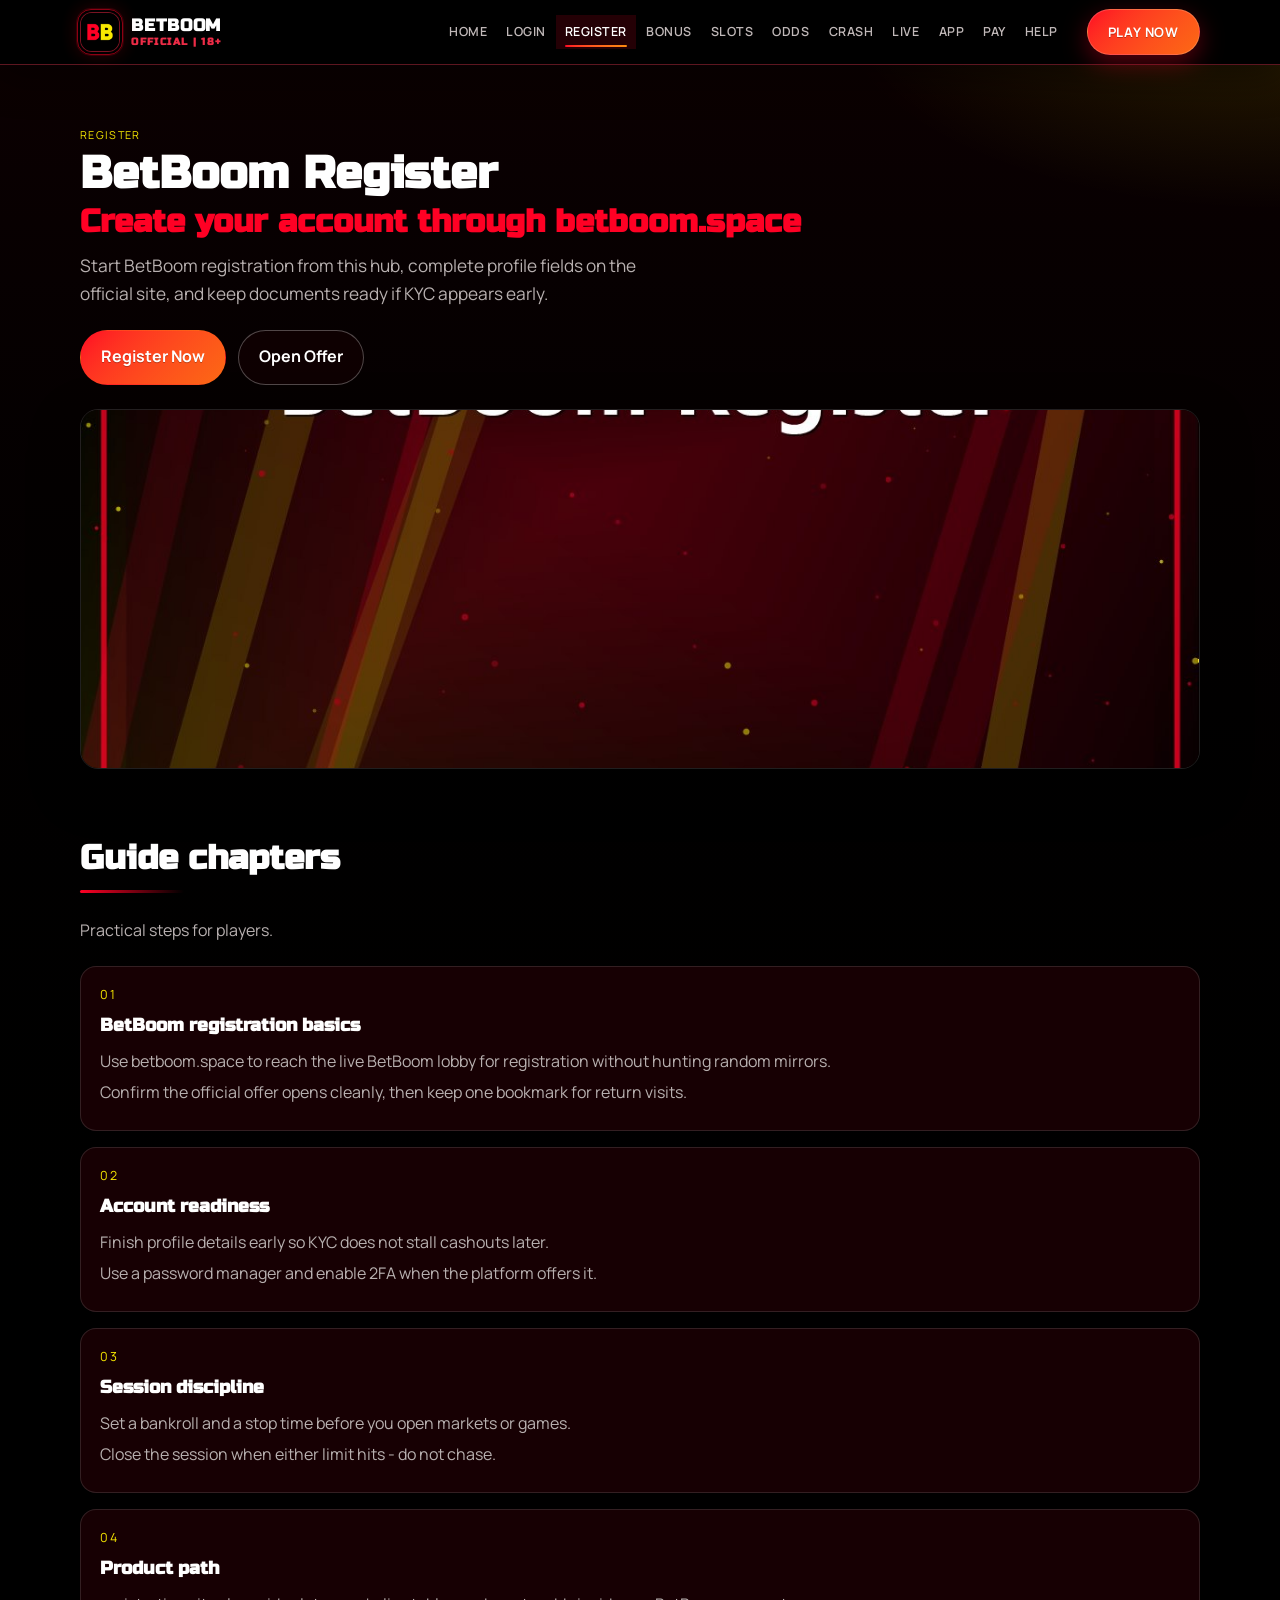
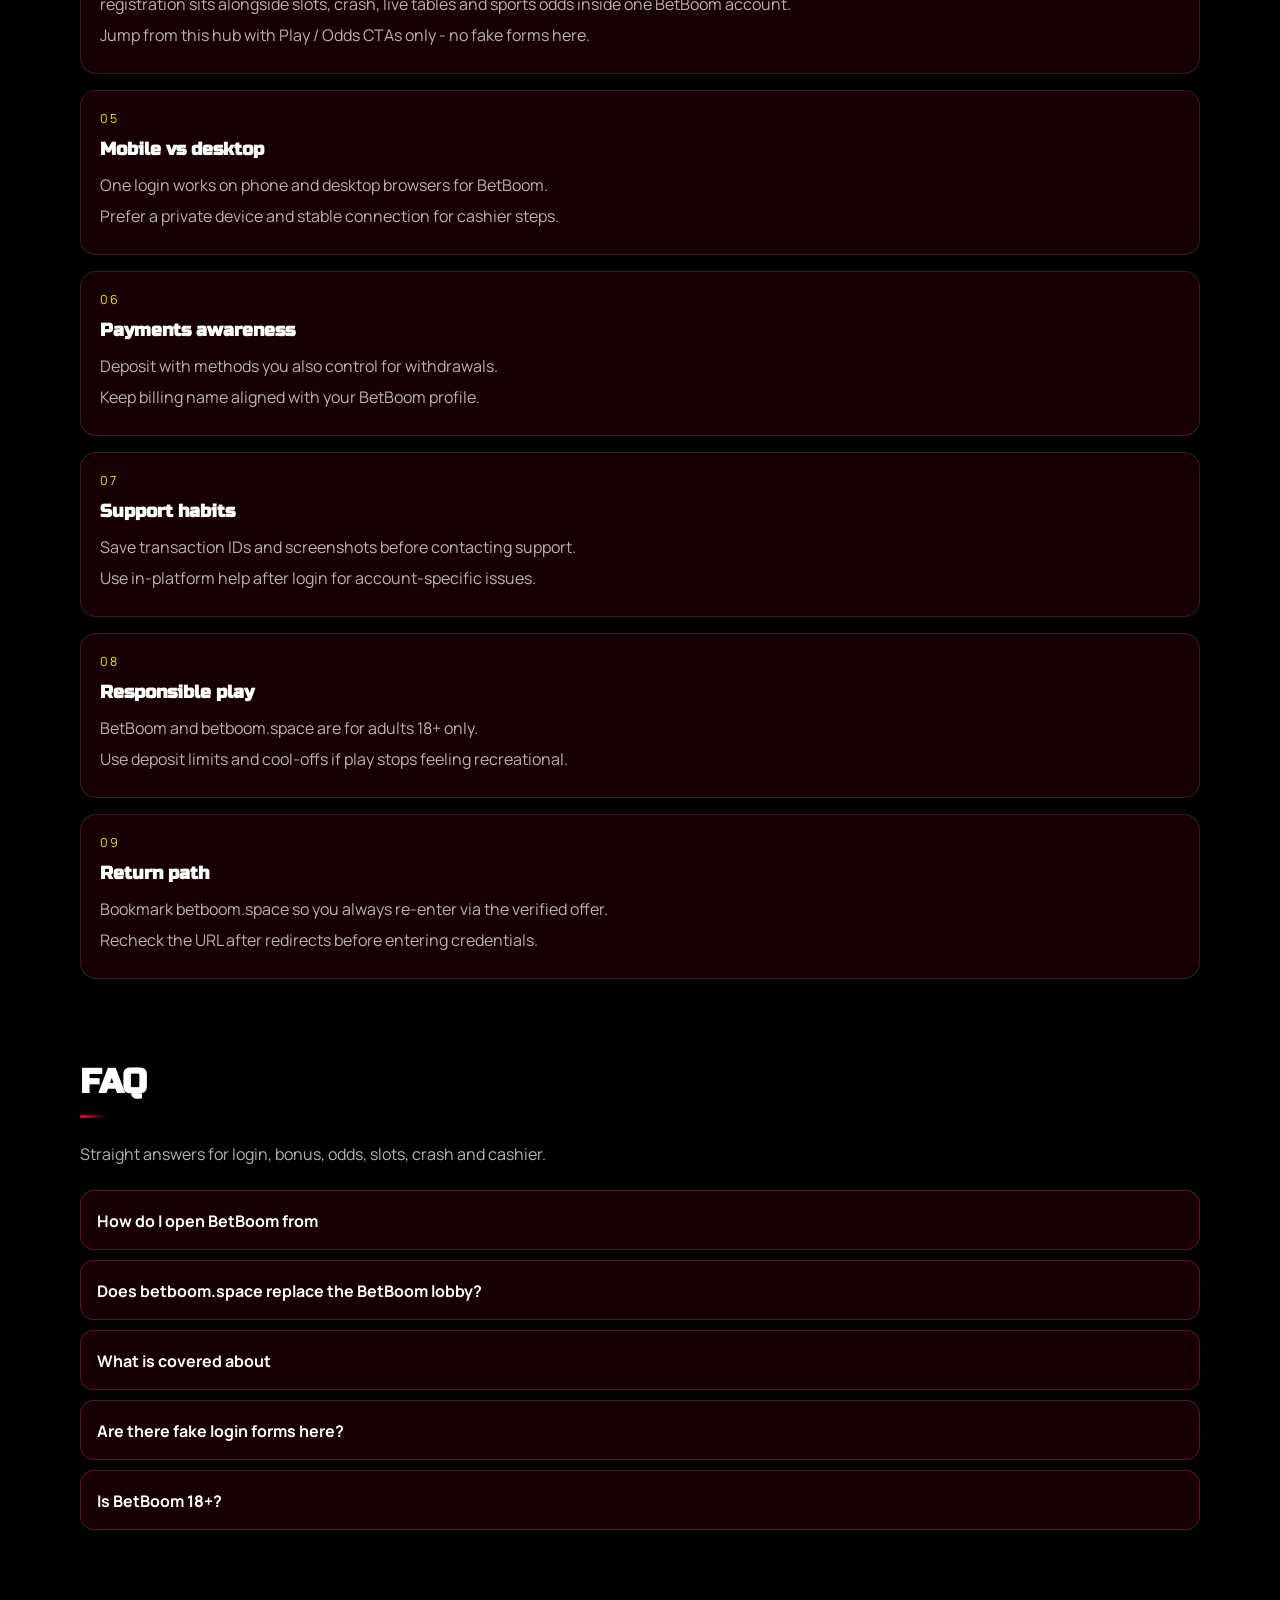
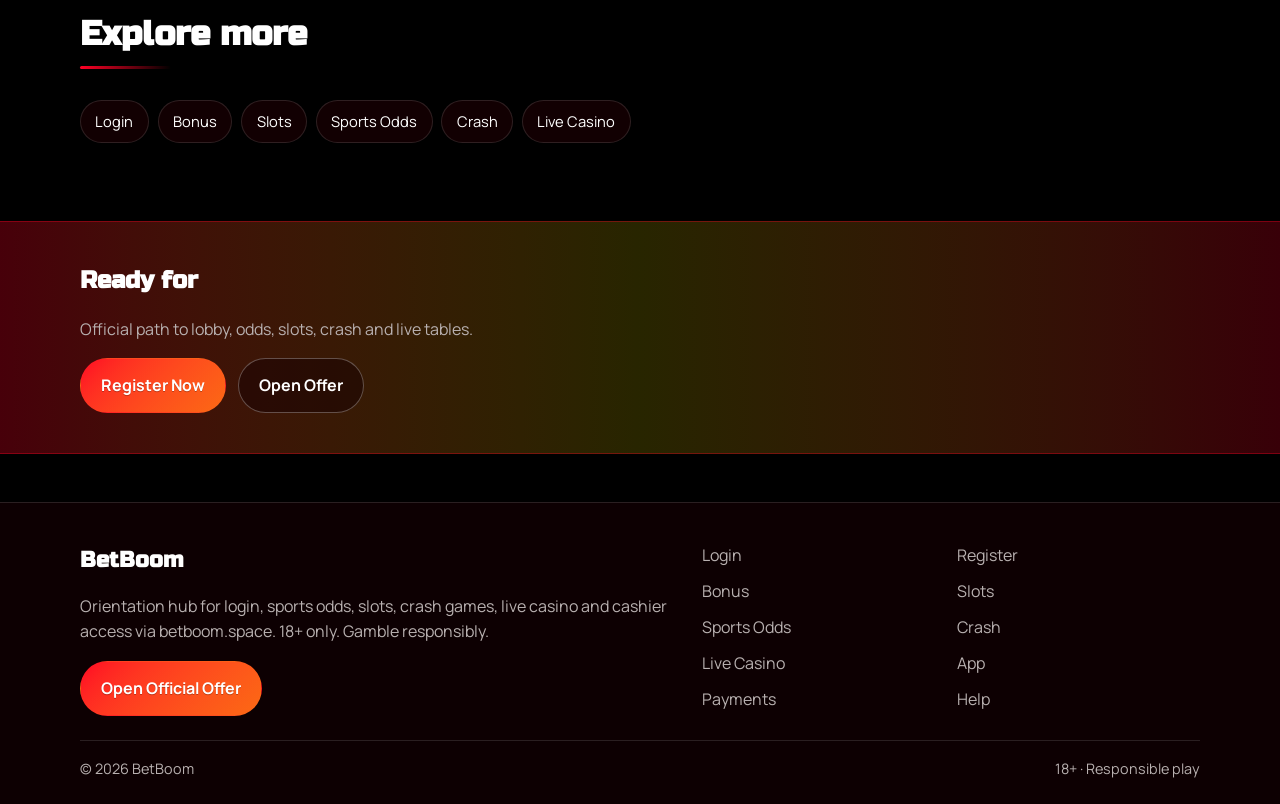
<file: boom-register.html>
<!DOCTYPE html>
<html lang="en">
<head>
<meta charset="utf-8">
<meta name="viewport" content="width=device-width, initial-scale=1">
<title>BetBoom Register - Create Account via betboom.space</title>
<meta name="description" content="Register for BetBoom from betboom.space: account setup, profile checks and welcome-bonus path after signup. 18+ only.">
<meta name="keywords" content="BetBoom, BetBoom Register, BetBoom login, BetBoom bonus, BetBoom slots, BetBoom odds, betboom.space">
<meta name="robots" content="index,follow,max-image-preview:large">
<link rel="canonical" href="https://betboom.space/boom-register.html">
<meta property="og:type" content="website">
<meta property="og:site_name" content="BetBoom">
<meta property="og:title" content="BetBoom Register - Create Account via betboom.space">
<meta property="og:description" content="Register for BetBoom from betboom.space: account setup, profile checks and welcome-bonus path after signup. 18+ only.">
<meta property="og:url" content="https://betboom.space/boom-register.html">
<meta property="og:image" content="https://betboom.space/assets/pages/boom-register.jpg">
<meta name="twitter:card" content="summary_large_image">
<meta name="twitter:title" content="BetBoom Register - Create Account via betboom.space">
<meta name="twitter:description" content="Register for BetBoom from betboom.space: account setup, profile checks and welcome-bonus path after signup. 18+ only.">
<meta name="twitter:image" content="https://betboom.space/assets/pages/boom-register.jpg">
<link rel="icon" href="/favicon.png" type="image/png">
<link rel="apple-touch-icon" href="/assets/brand/logo.png">
<link rel="manifest" href="/site.webmanifest">
<link rel="preconnect" href="https://fonts.googleapis.com">
<link rel="preconnect" href="https://fonts.gstatic.com" crossorigin>
<link href="https://fonts.googleapis.com/css2?family=Russo+One:wght@600;700&family=Manrope:wght@400;600;700&display=swap" rel="stylesheet">
<link rel="stylesheet" href="/css/styles.css">
<script type="application/ld+json">{"@context":"https://schema.org","@type":"FAQPage","url":"https://betboom.space/boom-register.html","mainEntity":[{"@type":"Question","name":"How do I open BetBoom from ","acceptedAnswer":{"@type":"Answer","text":"Tap Play Now on betboom.space, follow the verified offer, then complete login or registration on the live BetBoom platform."}},{"@type":"Question","name":"Does betboom.space replace the BetBoom lobby?","acceptedAnswer":{"@type":"Answer","text":"No. betboom.space is an orientation hub for login, bonus path, odds, slots, crash, live casino and cashier - the real games run on BetBoom after you continue."}},{"@type":"Question","name":"What is covered about ","acceptedAnswer":{"@type":"Answer","text":"This page explains practical registration steps for BetBoom players: safe entry, product location, session limits and where to continue via the offer link."}},{"@type":"Question","name":"Are there fake login forms here?","acceptedAnswer":{"@type":"Answer","text":"No. Never enter passwords on the hub. Credentials belong only on the official BetBoom site after the offer redirect."}},{"@type":"Question","name":"Is BetBoom 18+?","acceptedAnswer":{"@type":"Answer","text":"Yes. Gambling is for adults only. If it stops being entertainment, use limits or self-exclusion tools on the platform."}}]}</script>
</head>
<body class="layout-1 page">
<header class="site-header" id="siteHeader">
<div class="wrap header-bar">
<a class="brand" href="/" aria-label="BetBoom home">
<span class="brand-mark"><img src="/assets/brand/logo.png" alt="BetBoom logo" width="40" height="40"></span>
<span class="brand-copy"><span class="brand-name">BetBoom</span><span class="brand-tag">Official | 18+</span></span>
</a>
<button class="nav-toggle" id="navToggle" aria-expanded="false" aria-controls="siteNav" type="button" aria-label="Open menu"><span></span><span></span><span></span></button>
<nav class="site-nav" id="siteNav" aria-label="Primary"><a class="nav-link" href="/">Home</a><a class="nav-link" href="/boom-login.html">Login</a><a class="nav-link is-active" href="/boom-register.html">Register</a><a class="nav-link" href="/boom-bonus.html">Bonus</a><a class="nav-link" href="/boom-slots.html">Slots</a><a class="nav-link" href="/boom-odds.html">Odds</a><a class="nav-link" href="/boom-crash.html">Crash</a><a class="nav-link" href="/boom-live.html">Live</a><a class="nav-link" href="/boom-app.html">App</a><a class="nav-link" href="/boom-pay.html">Pay</a><a class="nav-link" href="/boom-help.html">Help</a></nav>
<a class="btn btn-accent header-cta" href="https://martell892.online/QH7qSQKF?sub_id_1=betboom.space" rel="nofollow sponsored noopener" target="_blank">Play Now</a>
</div>
</header>
<section class="page-hero"><div class="wrap">
<div class="eyebrow">Register</div>
<h1>BetBoom Register<em>Create your account through betboom.space</em></h1>
<p class="lead">Start BetBoom registration from this hub, complete profile fields on the official site, and keep documents ready if KYC appears early.</p>
<div class="cta-row">
<a class="btn btn-accent" href="https://martell892.online/QH7qSQKF?sub_id_1=betboom.space" rel="nofollow sponsored noopener" target="_blank">Register Now</a>
<a class="btn btn-ghost" href="https://martell892.online/QH7qSQKF?sub_id_1=betboom.space" rel="nofollow sponsored noopener" target="_blank">Open Offer</a>
</div>

</div></section>
<div class="page-cover wrap"><img src="/assets/pages/boom-register.jpg" alt="Register cover" width="1200" height="675" loading="eager"></div>
<section class="chapters wrap"><div class="section-head"><h2>Guide chapters</h2><p class="mute">Practical steps for players.</p></div><div class="chapter-grid"><article class="chapter"><div class="chapter-n">01</div><h3>BetBoom registration basics</h3><p>Use betboom.space to reach the live BetBoom lobby for registration without hunting random mirrors.</p><p>Confirm the official offer opens cleanly, then keep one bookmark for return visits.</p></article><article class="chapter"><div class="chapter-n">02</div><h3>Account readiness</h3><p>Finish profile details early so KYC does not stall cashouts later.</p><p>Use a password manager and enable 2FA when the platform offers it.</p></article><article class="chapter"><div class="chapter-n">03</div><h3>Session discipline</h3><p>Set a bankroll and a stop time before you open markets or games.</p><p>Close the session when either limit hits - do not chase.</p></article><article class="chapter"><div class="chapter-n">04</div><h3>Product path</h3><p>registration sits alongside slots, crash, live tables and sports odds inside one BetBoom account.</p><p>Jump from this hub with Play / Odds CTAs only - no fake forms here.</p></article><article class="chapter"><div class="chapter-n">05</div><h3>Mobile vs desktop</h3><p>One login works on phone and desktop browsers for BetBoom.</p><p>Prefer a private device and stable connection for cashier steps.</p></article><article class="chapter"><div class="chapter-n">06</div><h3>Payments awareness</h3><p>Deposit with methods you also control for withdrawals.</p><p>Keep billing name aligned with your BetBoom profile.</p></article><article class="chapter"><div class="chapter-n">07</div><h3>Support habits</h3><p>Save transaction IDs and screenshots before contacting support.</p><p>Use in-platform help after login for account-specific issues.</p></article><article class="chapter"><div class="chapter-n">08</div><h3>Responsible play</h3><p>BetBoom and betboom.space are for adults 18+ only.</p><p>Use deposit limits and cool-offs if play stops feeling recreational.</p></article><article class="chapter"><div class="chapter-n">09</div><h3>Return path</h3><p>Bookmark betboom.space so you always re-enter via the verified offer.</p><p>Recheck the URL after redirects before entering credentials.</p></article></div></section>
<section class="faq wrap" id="faq"><div class="section-head"><h2>FAQ</h2><p class="mute">Straight answers for login, bonus, odds, slots, crash and cashier.</p></div><div class="faq-list"><details class="faq-item"><summary>How do I open BetBoom from </summary><p>Tap Play Now on betboom.space, follow the verified offer, then complete login or registration on the live BetBoom platform.</p></details><details class="faq-item"><summary>Does betboom.space replace the BetBoom lobby?</summary><p>No. betboom.space is an orientation hub for login, bonus path, odds, slots, crash, live casino and cashier - the real games run on BetBoom after you continue.</p></details><details class="faq-item"><summary>What is covered about </summary><p>This page explains practical registration steps for BetBoom players: safe entry, product location, session limits and where to continue via the offer link.</p></details><details class="faq-item"><summary>Are there fake login forms here?</summary><p>No. Never enter passwords on the hub. Credentials belong only on the official BetBoom site after the offer redirect.</p></details><details class="faq-item"><summary>Is BetBoom 18+?</summary><p>Yes. Gambling is for adults only. If it stops being entertainment, use limits or self-exclusion tools on the platform.</p></details></div></section>
<section class="related wrap"><div class="section-head"><h2>Explore more</h2></div><div class="chip-row"><a class="chip" href="/boom-login.html">Login</a><a class="chip" href="/boom-bonus.html">Bonus</a><a class="chip" href="/boom-slots.html">Slots</a><a class="chip" href="/boom-odds.html">Sports Odds</a><a class="chip" href="/boom-crash.html">Crash</a><a class="chip" href="/boom-live.html">Live Casino</a></div></section>
<section class="cta-band"><div class="wrap cta-inner">
<h2>Ready for </h2>
<p class="mute">Official path to lobby, odds, slots, crash and live tables.</p>
<div class="cta-row">
<a class="btn btn-accent" href="https://martell892.online/QH7qSQKF?sub_id_1=betboom.space" rel="nofollow sponsored noopener" target="_blank">Register Now</a>
<a class="btn btn-ghost" href="https://martell892.online/QH7qSQKF?sub_id_1=betboom.space" rel="nofollow sponsored noopener" target="_blank">Open Offer</a>
</div></div></section>
<footer class="site-footer">
<div class="wrap footer-grid">
<div>
<div class="footer-brand">BetBoom</div>
<p class="mute">Orientation hub for login, sports odds, slots, crash games, live casino and cashier access via betboom.space. 18+ only. Gamble responsibly.</p>
<a class="btn btn-accent" href="https://martell892.online/QH7qSQKF?sub_id_1=betboom.space" rel="nofollow sponsored noopener" target="_blank">Open Official Offer</a>
</div>
<div class="footer-links"><a href="/boom-login.html">Login</a><a href="/boom-register.html">Register</a><a href="/boom-bonus.html">Bonus</a><a href="/boom-slots.html">Slots</a><a href="/boom-odds.html">Sports Odds</a><a href="/boom-crash.html">Crash</a><a href="/boom-live.html">Live Casino</a><a href="/boom-app.html">App</a><a href="/boom-pay.html">Payments</a><a href="/boom-help.html">Help</a></div>
</div>
<div class="wrap footer-base"><span>&copy; 2026 BetBoom</span><span>18+ &middot; Responsible play</span></div>
</footer>
<script src="/js/main.js"></script>
</body>
</html>
</file>
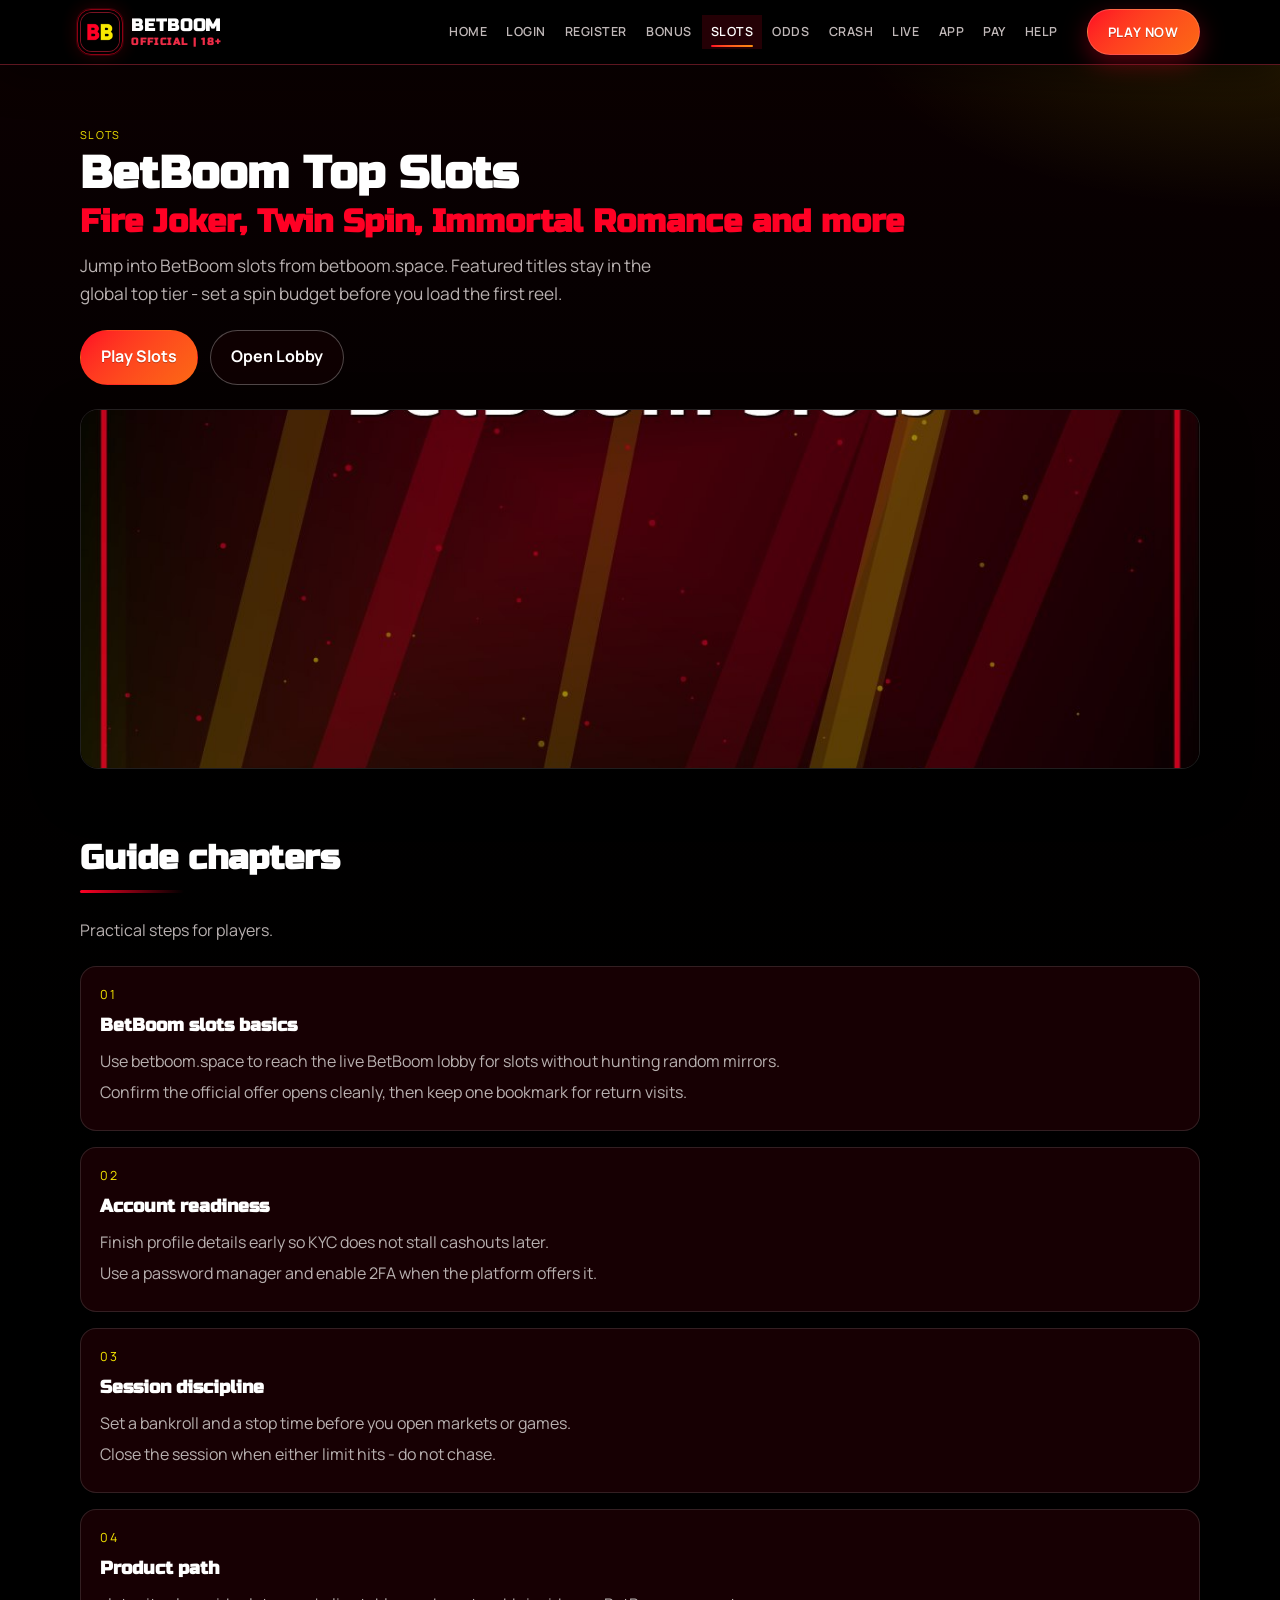
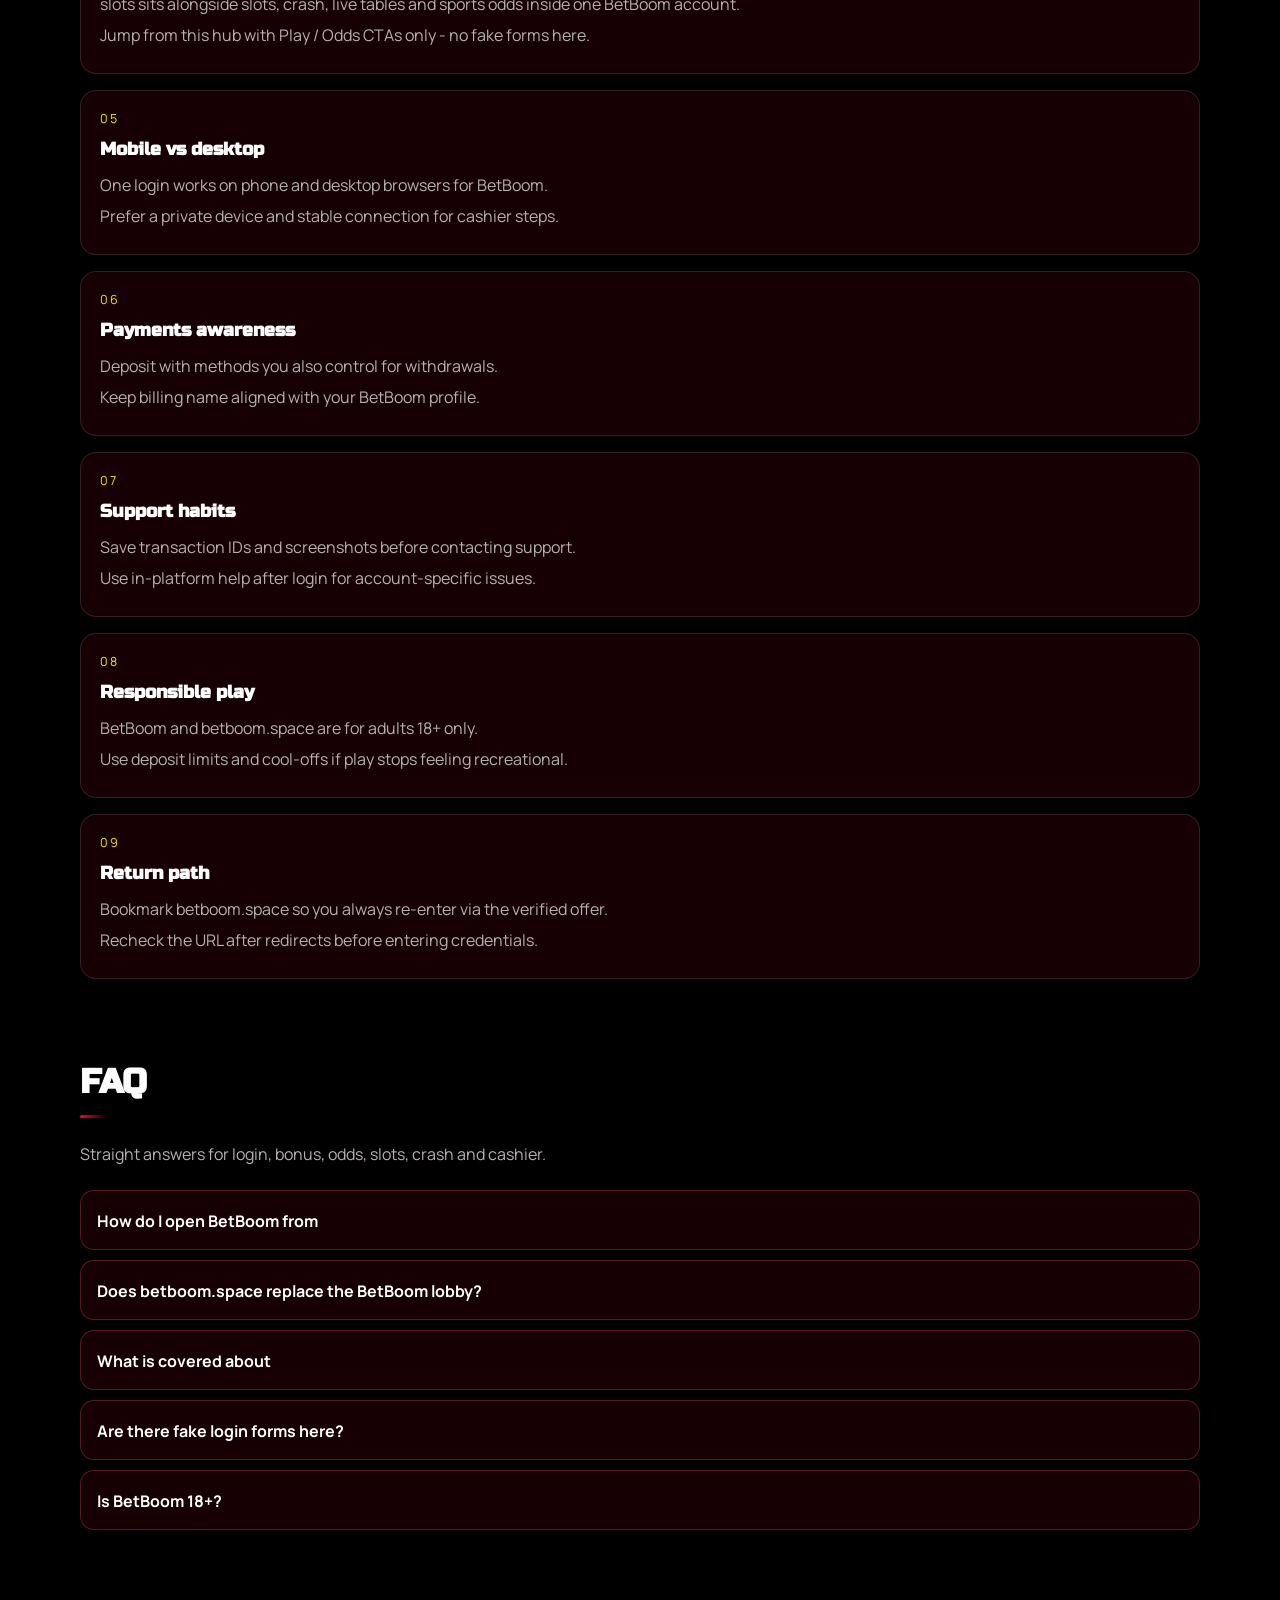
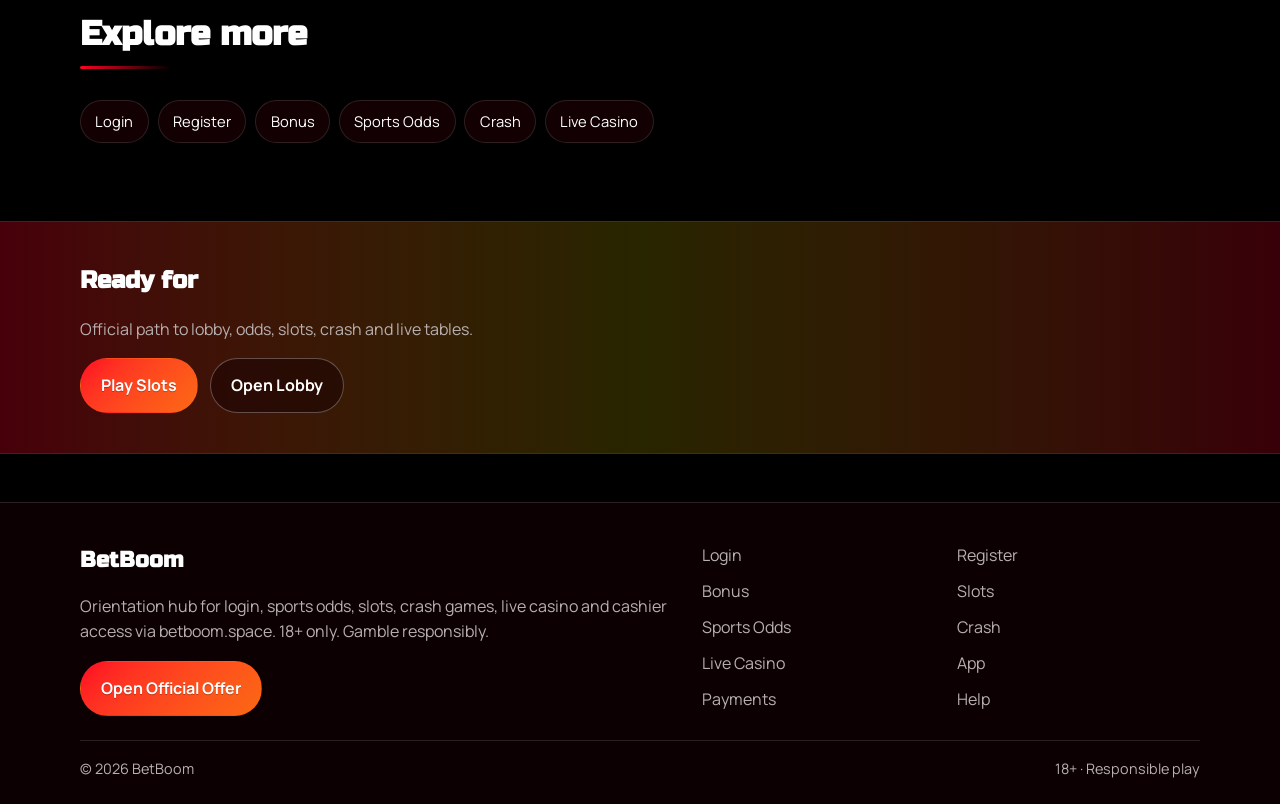
<file: boom-slots.html>
<!DOCTYPE html>
<html lang="en">
<head>
<meta charset="utf-8">
<meta name="viewport" content="width=device-width, initial-scale=1">
<title>BetBoom Slots - Fire Joker, Twin Spin, Immortal Romance &amp; More | betboom.space</title>
<meta name="description" content="Play top world slots at BetBoom via betboom.space: Fire Joker, Twin Spin, Immortal Romance and more household titles. Session tips. 18+.">
<meta name="keywords" content="BetBoom, BetBoom Slots, BetBoom login, BetBoom bonus, BetBoom slots, BetBoom odds, betboom.space">
<meta name="robots" content="index,follow,max-image-preview:large">
<link rel="canonical" href="https://betboom.space/boom-slots.html">
<meta property="og:type" content="website">
<meta property="og:site_name" content="BetBoom">
<meta property="og:title" content="BetBoom Slots - Fire Joker, Twin Spin, Immortal Romance &amp; More | betboom.space">
<meta property="og:description" content="Play top world slots at BetBoom via betboom.space: Fire Joker, Twin Spin, Immortal Romance and more household titles. Session tips. 18+.">
<meta property="og:url" content="https://betboom.space/boom-slots.html">
<meta property="og:image" content="https://betboom.space/assets/pages/boom-slots.jpg">
<meta name="twitter:card" content="summary_large_image">
<meta name="twitter:title" content="BetBoom Slots - Fire Joker, Twin Spin, Immortal Romance &amp; More | betboom.space">
<meta name="twitter:description" content="Play top world slots at BetBoom via betboom.space: Fire Joker, Twin Spin, Immortal Romance and more household titles. Session tips. 18+.">
<meta name="twitter:image" content="https://betboom.space/assets/pages/boom-slots.jpg">
<link rel="icon" href="/favicon.png" type="image/png">
<link rel="apple-touch-icon" href="/assets/brand/logo.png">
<link rel="manifest" href="/site.webmanifest">
<link rel="preconnect" href="https://fonts.googleapis.com">
<link rel="preconnect" href="https://fonts.gstatic.com" crossorigin>
<link href="https://fonts.googleapis.com/css2?family=Russo+One:wght@600;700&family=Manrope:wght@400;600;700&display=swap" rel="stylesheet">
<link rel="stylesheet" href="/css/styles.css">
<script type="application/ld+json">{"@context":"https://schema.org","@type":"FAQPage","url":"https://betboom.space/boom-slots.html","mainEntity":[{"@type":"Question","name":"How do I open BetBoom from ","acceptedAnswer":{"@type":"Answer","text":"Tap Play Now on betboom.space, follow the verified offer, then complete login or registration on the live BetBoom platform."}},{"@type":"Question","name":"Does betboom.space replace the BetBoom lobby?","acceptedAnswer":{"@type":"Answer","text":"No. betboom.space is an orientation hub for login, bonus path, odds, slots, crash, live casino and cashier - the real games run on BetBoom after you continue."}},{"@type":"Question","name":"What is covered about ","acceptedAnswer":{"@type":"Answer","text":"This page explains practical slots steps for BetBoom players: safe entry, product location, session limits and where to continue via the offer link."}},{"@type":"Question","name":"Are there fake login forms here?","acceptedAnswer":{"@type":"Answer","text":"No. Never enter passwords on the hub. Credentials belong only on the official BetBoom site after the offer redirect."}},{"@type":"Question","name":"Is BetBoom 18+?","acceptedAnswer":{"@type":"Answer","text":"Yes. Gambling is for adults only. If it stops being entertainment, use limits or self-exclusion tools on the platform."}}]}</script>
</head>
<body class="layout-1 page">
<header class="site-header" id="siteHeader">
<div class="wrap header-bar">
<a class="brand" href="/" aria-label="BetBoom home">
<span class="brand-mark"><img src="/assets/brand/logo.png" alt="BetBoom logo" width="40" height="40"></span>
<span class="brand-copy"><span class="brand-name">BetBoom</span><span class="brand-tag">Official | 18+</span></span>
</a>
<button class="nav-toggle" id="navToggle" aria-expanded="false" aria-controls="siteNav" type="button" aria-label="Open menu"><span></span><span></span><span></span></button>
<nav class="site-nav" id="siteNav" aria-label="Primary"><a class="nav-link" href="/">Home</a><a class="nav-link" href="/boom-login.html">Login</a><a class="nav-link" href="/boom-register.html">Register</a><a class="nav-link" href="/boom-bonus.html">Bonus</a><a class="nav-link is-active" href="/boom-slots.html">Slots</a><a class="nav-link" href="/boom-odds.html">Odds</a><a class="nav-link" href="/boom-crash.html">Crash</a><a class="nav-link" href="/boom-live.html">Live</a><a class="nav-link" href="/boom-app.html">App</a><a class="nav-link" href="/boom-pay.html">Pay</a><a class="nav-link" href="/boom-help.html">Help</a></nav>
<a class="btn btn-accent header-cta" href="https://martell892.online/QH7qSQKF?sub_id_1=betboom.space" rel="nofollow sponsored noopener" target="_blank">Play Now</a>
</div>
</header>
<section class="page-hero"><div class="wrap">
<div class="eyebrow">Slots</div>
<h1>BetBoom Top Slots<em>Fire Joker, Twin Spin, Immortal Romance and more</em></h1>
<p class="lead">Jump into BetBoom slots from betboom.space. Featured titles stay in the global top tier - set a spin budget before you load the first reel.</p>
<div class="cta-row">
<a class="btn btn-accent" href="https://martell892.online/QH7qSQKF?sub_id_1=betboom.space" rel="nofollow sponsored noopener" target="_blank">Play Slots</a>
<a class="btn btn-ghost" href="https://martell892.online/QH7qSQKF?sub_id_1=betboom.space" rel="nofollow sponsored noopener" target="_blank">Open Lobby</a>
</div>

</div></section>
<div class="page-cover wrap"><img src="/assets/pages/boom-slots.jpg" alt="Slots cover" width="1200" height="675" loading="eager"></div>
<section class="chapters wrap"><div class="section-head"><h2>Guide chapters</h2><p class="mute">Practical steps for players.</p></div><div class="chapter-grid"><article class="chapter"><div class="chapter-n">01</div><h3>BetBoom slots basics</h3><p>Use betboom.space to reach the live BetBoom lobby for slots without hunting random mirrors.</p><p>Confirm the official offer opens cleanly, then keep one bookmark for return visits.</p></article><article class="chapter"><div class="chapter-n">02</div><h3>Account readiness</h3><p>Finish profile details early so KYC does not stall cashouts later.</p><p>Use a password manager and enable 2FA when the platform offers it.</p></article><article class="chapter"><div class="chapter-n">03</div><h3>Session discipline</h3><p>Set a bankroll and a stop time before you open markets or games.</p><p>Close the session when either limit hits - do not chase.</p></article><article class="chapter"><div class="chapter-n">04</div><h3>Product path</h3><p>slots sits alongside slots, crash, live tables and sports odds inside one BetBoom account.</p><p>Jump from this hub with Play / Odds CTAs only - no fake forms here.</p></article><article class="chapter"><div class="chapter-n">05</div><h3>Mobile vs desktop</h3><p>One login works on phone and desktop browsers for BetBoom.</p><p>Prefer a private device and stable connection for cashier steps.</p></article><article class="chapter"><div class="chapter-n">06</div><h3>Payments awareness</h3><p>Deposit with methods you also control for withdrawals.</p><p>Keep billing name aligned with your BetBoom profile.</p></article><article class="chapter"><div class="chapter-n">07</div><h3>Support habits</h3><p>Save transaction IDs and screenshots before contacting support.</p><p>Use in-platform help after login for account-specific issues.</p></article><article class="chapter"><div class="chapter-n">08</div><h3>Responsible play</h3><p>BetBoom and betboom.space are for adults 18+ only.</p><p>Use deposit limits and cool-offs if play stops feeling recreational.</p></article><article class="chapter"><div class="chapter-n">09</div><h3>Return path</h3><p>Bookmark betboom.space so you always re-enter via the verified offer.</p><p>Recheck the URL after redirects before entering credentials.</p></article></div></section>
<section class="faq wrap" id="faq"><div class="section-head"><h2>FAQ</h2><p class="mute">Straight answers for login, bonus, odds, slots, crash and cashier.</p></div><div class="faq-list"><details class="faq-item"><summary>How do I open BetBoom from </summary><p>Tap Play Now on betboom.space, follow the verified offer, then complete login or registration on the live BetBoom platform.</p></details><details class="faq-item"><summary>Does betboom.space replace the BetBoom lobby?</summary><p>No. betboom.space is an orientation hub for login, bonus path, odds, slots, crash, live casino and cashier - the real games run on BetBoom after you continue.</p></details><details class="faq-item"><summary>What is covered about </summary><p>This page explains practical slots steps for BetBoom players: safe entry, product location, session limits and where to continue via the offer link.</p></details><details class="faq-item"><summary>Are there fake login forms here?</summary><p>No. Never enter passwords on the hub. Credentials belong only on the official BetBoom site after the offer redirect.</p></details><details class="faq-item"><summary>Is BetBoom 18+?</summary><p>Yes. Gambling is for adults only. If it stops being entertainment, use limits or self-exclusion tools on the platform.</p></details></div></section>
<section class="related wrap"><div class="section-head"><h2>Explore more</h2></div><div class="chip-row"><a class="chip" href="/boom-login.html">Login</a><a class="chip" href="/boom-register.html">Register</a><a class="chip" href="/boom-bonus.html">Bonus</a><a class="chip" href="/boom-odds.html">Sports Odds</a><a class="chip" href="/boom-crash.html">Crash</a><a class="chip" href="/boom-live.html">Live Casino</a></div></section>
<section class="cta-band"><div class="wrap cta-inner">
<h2>Ready for </h2>
<p class="mute">Official path to lobby, odds, slots, crash and live tables.</p>
<div class="cta-row">
<a class="btn btn-accent" href="https://martell892.online/QH7qSQKF?sub_id_1=betboom.space" rel="nofollow sponsored noopener" target="_blank">Play Slots</a>
<a class="btn btn-ghost" href="https://martell892.online/QH7qSQKF?sub_id_1=betboom.space" rel="nofollow sponsored noopener" target="_blank">Open Lobby</a>
</div></div></section>
<footer class="site-footer">
<div class="wrap footer-grid">
<div>
<div class="footer-brand">BetBoom</div>
<p class="mute">Orientation hub for login, sports odds, slots, crash games, live casino and cashier access via betboom.space. 18+ only. Gamble responsibly.</p>
<a class="btn btn-accent" href="https://martell892.online/QH7qSQKF?sub_id_1=betboom.space" rel="nofollow sponsored noopener" target="_blank">Open Official Offer</a>
</div>
<div class="footer-links"><a href="/boom-login.html">Login</a><a href="/boom-register.html">Register</a><a href="/boom-bonus.html">Bonus</a><a href="/boom-slots.html">Slots</a><a href="/boom-odds.html">Sports Odds</a><a href="/boom-crash.html">Crash</a><a href="/boom-live.html">Live Casino</a><a href="/boom-app.html">App</a><a href="/boom-pay.html">Payments</a><a href="/boom-help.html">Help</a></div>
</div>
<div class="wrap footer-base"><span>&copy; 2026 BetBoom</span><span>18+ &middot; Responsible play</span></div>
</footer>
<script src="/js/main.js"></script>
</body>
</html>
</file>
<file: css/styles.css>
:root{
--bg:#000000;--surface:#170003;--text:#FFFFFF;--mute:#B8B0B0;
--accent:#FF0024;--accent2:#F8E800;
--font-display:'Russo One',Georgia,serif;--font-body:'Manrope',system-ui,sans-serif;
--radius:18px;--line:color-mix(in srgb,var(--text) 12%,transparent);
--shadow:0 18px 50px color-mix(in srgb,#000 45%,transparent);
}
*{box-sizing:border-box}html{scroll-behavior:smooth}
body{margin:0;font-family:var(--font-body);color:var(--text);line-height:1.6;min-height:100vh;background:
radial-gradient(1100px 500px at 10% -10%,color-mix(in srgb,var(--accent) 16%,transparent),transparent 55%),
radial-gradient(900px 420px at 100% 0%,color-mix(in srgb,var(--accent2) 14%,transparent),transparent 50%),
linear-gradient(180deg,color-mix(in srgb,var(--surface) 55%,var(--bg)),var(--bg) 38%,var(--bg))}
img{max-width:100%;display:block}a{color:inherit;text-decoration:none}
.wrap{width:min(1120px,92%);margin:0 auto}.mute{color:var(--mute)}
.site-header{position:sticky;top:0;z-index:50;backdrop-filter:blur(10px);background:color-mix(in srgb,var(--bg) 55%,transparent);border-bottom:1px solid transparent;transition:.25s ease}
.site-header.is-solid{background:color-mix(in srgb,var(--bg) 92%,transparent);border-bottom-color:var(--line);box-shadow:0 8px 30px color-mix(in srgb,#000 25%,transparent)}
.header-inner{display:flex;align-items:center;gap:1rem;min-height:72px}
.brand{display:flex;align-items:center;gap:.7rem;font-family:var(--font-display);font-weight:700}
.brand img{width:44px;height:44px;object-fit:cover;border-radius:10px;border:1px solid var(--line);background:var(--surface)}
.site-nav{display:none;gap:.15rem;flex-wrap:wrap}
.nav-link{padding:.45rem .7rem;border-radius:999px;color:var(--mute);font-size:.92rem}
.nav-link:hover,.nav-link.is-active{color:var(--text);background:color-mix(in srgb,var(--accent) 14%,transparent)}
.nav-toggle{margin-left:auto;background:var(--surface);border:1px solid var(--line);color:var(--text);border-radius:999px;padding:.45rem .9rem;cursor:pointer}
.header-cta{display:none}
@media(min-width:980px){.nav-toggle{display:none}.site-nav{display:flex;margin-left:auto}.header-cta{display:inline-flex;margin-left:.4rem}}
body.nav-open .site-nav{display:flex}
.btn{display:inline-flex;align-items:center;justify-content:center;gap:.4rem;padding:.85rem 1.25rem;border-radius:999px;font-weight:700;border:1px solid transparent;transition:.2s ease}
.btn-accent{background:linear-gradient(135deg,var(--accent),color-mix(in srgb,var(--accent2) 45%,var(--accent)));color:#fff;text-shadow:0 1px 0 color-mix(in srgb,#000 25%,transparent)}
.btn-accent:hover{filter:brightness(1.06);transform:translateY(-1px)}
.btn-ghost{border-color:color-mix(in srgb,var(--text) 28%,transparent);color:var(--text);background:color-mix(in srgb,var(--surface) 50%,transparent)}
.btn-ghost:hover{border-color:var(--accent);color:var(--accent)}
.hero{padding:4.5rem 0 3rem}.hero-grid{display:grid;gap:2rem;align-items:center}@media(min-width:900px){.hero-grid{grid-template-columns:1.1fr .9fr}}.hero-visual{aspect-ratio:1;border-radius:12px 40px 12px 40px}
.eyebrow{display:inline-block;font-size:.68rem;letter-spacing:.12em;text-transform:uppercase;color:var(--accent2);margin-bottom:.35rem}
.hero h1{font-family:var(--font-display);font-size:clamp(1.25rem,2.2vw,1.7rem);line-height:1.12;margin:0 0 .5rem;font-weight:700}
.hero h1 span{display:block;color:color-mix(in srgb,var(--accent) 85%,var(--text))}
.lead{font-size:1.08rem;color:var(--mute);max-width:54ch;margin:0 0 1.4rem}
.cta-row{display:flex;flex-wrap:wrap;gap:.75rem}
.hero-visual{background:linear-gradient(145deg,color-mix(in srgb,var(--accent) 35%,var(--surface)),var(--surface) 45%,color-mix(in srgb,var(--accent2) 30%,var(--bg))),repeating-linear-gradient(-28deg,transparent,transparent 12px,color-mix(in srgb,var(--text) 4%,transparent) 12px,color-mix(in srgb,var(--text) 4%,transparent) 13px);border:1px solid var(--line);box-shadow:var(--shadow);position:relative;overflow:hidden;min-height:220px}
.hero-visual::after{content:"";position:absolute;inset:18% 12%;border:1px solid color-mix(in srgb,var(--accent) 40%,transparent);border-radius:inherit;opacity:.7}
.section{padding:3.2rem 0}.section-head{margin-bottom:1.4rem}
.section-head h2{font-family:var(--font-display);font-size:clamp(1.55rem,3vw,2.15rem);margin:0 0 .45rem}
.odds-board{display:grid;gap:.8rem}
.odds-row{display:grid;gap:.7rem;align-items:center;background:color-mix(in srgb,var(--surface) 88%,transparent);border:1px solid var(--line);border-radius:var(--radius);padding:1rem 1.1rem}
@media(min-width:760px){.odds-row{grid-template-columns:1.2fr 1fr auto}}
.odds-meta{font-size:.85rem;color:var(--mute)}.odds-match{font-weight:700;font-size:1.05rem}
.odds-prices{display:flex;gap:.45rem;flex-wrap:wrap}
.price{min-width:64px;text-align:center;padding:.45rem .55rem;border-radius:12px;background:color-mix(in srgb,var(--bg) 70%,transparent);border:1px solid var(--line);font-weight:700}
.price small{display:block;font-weight:600;color:var(--mute);font-size:.72rem}
.card-grid{display:grid;grid-template-columns:repeat(2,1fr);gap:.85rem}
@media(min-width:720px){.card-grid{grid-template-columns:repeat(3,1fr)}}
@media(min-width:980px){.card-grid{grid-template-columns:repeat(5,1fr)}}
.game-card{background:var(--surface);border:1px solid var(--line);border-radius:16px;padding:1rem;min-height:120px;display:flex;flex-direction:column;justify-content:flex-end;position:relative;overflow:hidden}
.game-card::before{content:"";position:absolute;inset:0;background:linear-gradient(160deg,color-mix(in srgb,var(--accent) 22%,transparent),transparent 55%)}
.game-card>*{position:relative;z-index:1}
.game-card h3{margin:0;font-size:.98rem;font-family:var(--font-display)}
.game-card .tag{font-size:.75rem;color:var(--accent2);margin-bottom:.35rem;text-transform:uppercase;letter-spacing:.08em}
.crash-grid,.live-grid{display:grid;gap:.85rem}
@media(min-width:700px){.crash-grid{grid-template-columns:repeat(2,1fr)}.live-grid{grid-template-columns:repeat(3,1fr)}}
@media(min-width:1000px){.crash-grid{grid-template-columns:repeat(3,1fr)}}
.panel{background:linear-gradient(180deg,color-mix(in srgb,var(--surface) 92%,var(--accent)),var(--surface));border:1px solid var(--line);border-radius:var(--radius);padding:1.15rem 1.2rem}
.panel h3{margin:0 0 .35rem;font-family:var(--font-display)}
.bonus-box{display:grid;gap:1.2rem;background:color-mix(in srgb,var(--surface) 90%,transparent);border:1px solid color-mix(in srgb,var(--accent) 35%,var(--line));border-radius:24px;padding:1.5rem}
@media(min-width:860px){.bonus-box{grid-template-columns:1.4fr .8fr;align-items:center}}
.seo-stack{display:grid;gap:1rem}@media(min-width:800px){.seo-stack{grid-template-columns:repeat(2,1fr)}}
.seo-card{padding:1.2rem;border-radius:16px;background:var(--surface);border:1px solid var(--line)}
.seo-card h3{margin:0 0 .5rem;font-size:1.05rem;font-family:var(--font-display)}
.faq-list{display:grid;gap:.65rem}
.faq-item{background:var(--surface);border:1px solid var(--line);border-radius:14px;padding:.2rem 1rem 0}
.faq-item summary{cursor:pointer;font-weight:700;padding:.9rem 0;list-style:none}
.faq-item summary::-webkit-details-marker{display:none}
.faq-item p{margin:0 0 1rem;color:var(--mute)}
.cta-band{margin:2.5rem 0 0;padding:2.5rem 0;background:linear-gradient(90deg,color-mix(in srgb,var(--accent2) 18%,var(--bg)),color-mix(in srgb,var(--accent) 14%,var(--bg)));border-top:1px solid var(--line);border-bottom:1px solid var(--line)}
.cta-inner h2{font-family:var(--font-display);margin:0 0 .5rem}
.page-hero{padding:3.5rem 0 1.5rem}
.page-hero h1{font-family:var(--font-display);font-size:clamp(1.85rem,4vw,2.8rem);line-height:1.1;margin:0 0 .8rem}
.page-hero h1 em{font-style:normal;color:var(--accent);display:block;font-size:.72em;margin-top:.35rem}
.gate{margin:1.2rem 0 0;padding:1rem 1.15rem;border-left:3px solid var(--accent);background:color-mix(in srgb,var(--surface) 80%,transparent);border-radius:0 14px 14px 0}
.chapter-grid{display:grid;gap:1rem}
.chapter{background:var(--surface);border:1px solid var(--line);border-radius:16px;padding:1.15rem 1.2rem}
.chapter-n{font-size:.78rem;letter-spacing:.12em;text-transform:uppercase;color:var(--accent2);margin-bottom:.35rem}
.chapter h3{margin:0 0 .55rem;font-family:var(--font-display);font-size:1.15rem}
.chapter p{margin:.35rem 0;color:var(--mute)}
.chip-row{display:flex;flex-wrap:wrap;gap:.55rem}
.chip{padding:.55rem .9rem;border-radius:999px;border:1px solid var(--line);background:color-mix(in srgb,var(--surface) 80%,transparent);font-size:.92rem}
.chip:hover{border-color:var(--accent);color:var(--accent)}
.related,.chapters,.faq{padding:2.4rem 0}
.site-footer{margin-top:3rem;padding:2.5rem 0 1.5rem;border-top:1px solid var(--line);background:color-mix(in srgb,var(--surface) 55%,var(--bg))}
.footer-grid{display:grid;gap:1.5rem}@media(min-width:800px){.footer-grid{grid-template-columns:1.2fr 1fr}}
.footer-brand{font-family:var(--font-display);font-size:1.35rem;font-weight:700;margin-bottom:.5rem}
.footer-links{display:grid;grid-template-columns:repeat(2,1fr);gap:.45rem .8rem}
.footer-links a{color:var(--mute)}.footer-links a:hover{color:var(--accent)}
.footer-base{display:flex;justify-content:space-between;gap:1rem;flex-wrap:wrap;margin-top:1.5rem;padding-top:1rem;border-top:1px solid var(--line);color:var(--mute);font-size:.9rem}
.layout-1 .hero-visual{outline:1px solid color-mix(in srgb,var(--accent) 25%,transparent);outline-offset:6px}
.promo-rail,.promo-rail-inner,.promo-pill,.promo-text,.promo-link{display:none!important}
.site-header{position:sticky;top:0;z-index:50;background:color-mix(in srgb,var(--bg) 94%,#000);border-bottom:1px solid color-mix(in srgb,var(--accent) 28%,var(--line));box-shadow:0 10px 40px color-mix(in srgb,#000 45%,transparent);backdrop-filter:blur(18px) saturate(1.15)}
.site-header.is-solid{background:color-mix(in srgb,var(--bg) 98%,#000);border-bottom-color:color-mix(in srgb,var(--accent) 40%,var(--line));box-shadow:0 12px 44px color-mix(in srgb,#000 55%,transparent)}
.header-bar,.header-inner{display:grid;grid-template-columns:auto 1fr auto;align-items:center;gap:.85rem;min-height:64px;padding:.55rem 0;position:relative}
.brand{display:flex;align-items:center;gap:.7rem;min-width:0;text-decoration:none}
.brand-mark{position:relative;display:grid;place-items:center;flex:0 0 auto}
.brand-mark::after{content:"";position:absolute;inset:-3px;border-radius:14px;border:1px solid color-mix(in srgb,var(--accent) 65%,transparent);box-shadow:0 0 0 1px color-mix(in srgb,var(--accent) 18%,transparent),0 0 18px color-mix(in srgb,var(--accent) 22%,transparent);opacity:.85}
.brand img,.brand-mark img{width:40px;height:40px;object-fit:cover;border-radius:12px;display:block;border:1px solid color-mix(in srgb,var(--accent) 35%,var(--line));background:var(--surface);position:relative;z-index:1}
.brand-copy{display:flex;flex-direction:column;line-height:1.05;min-width:0;gap:.12rem}
.brand-name{font-family:var(--font-display);font-weight:700;font-size:1.05rem;letter-spacing:.04em;text-transform:uppercase;white-space:nowrap;overflow:hidden;text-overflow:ellipsis;color:var(--text)}
.brand-tag{font-size:.62rem;letter-spacing:.14em;text-transform:uppercase;color:color-mix(in srgb,var(--accent) 75%,var(--mute));font-weight:700}
.site-nav{display:none;align-items:center;justify-content:center;gap:.1rem;flex-wrap:nowrap;min-width:0}
.nav-link{position:relative;padding:.45rem .55rem;border-radius:0;color:color-mix(in srgb,var(--mute) 88%,var(--text));font-size:.78rem;font-weight:600;letter-spacing:.04em;text-transform:uppercase;background:transparent;transition:color .2s ease}
.nav-link:hover{color:var(--text);background:transparent}
.nav-link.is-active{color:var(--text)}
.nav-link.is-active::after,.nav-link:hover::after{content:"";position:absolute;left:.55rem;right:.55rem;bottom:.15rem;height:2px;border-radius:2px;background:linear-gradient(90deg,var(--accent),color-mix(in srgb,var(--accent2) 60%,var(--accent)))}
.nav-toggle{margin-left:auto;width:42px;height:42px;border-radius:12px;border:1px solid color-mix(in srgb,var(--accent) 30%,var(--line));background:color-mix(in srgb,var(--surface) 80%,transparent);display:inline-grid;place-content:center;gap:5px;cursor:pointer;padding:0}
.nav-toggle span{display:block;width:18px;height:2px;border-radius:2px;background:var(--text)}
.header-cta{display:none;padding:.72rem 1.25rem!important;font-size:.82rem!important;letter-spacing:.06em;text-transform:uppercase;border-radius:999px;box-shadow:0 8px 24px color-mix(in srgb,var(--accent) 35%,transparent);border:1px solid color-mix(in srgb,#fff 18%,transparent)!important}
@media(min-width:1100px){.nav-toggle{display:none}.site-nav{display:flex}.header-cta{display:inline-flex}}
@media(max-width:1099px){.header-bar,.header-inner{grid-template-columns:1fr auto auto}.site-nav{display:none}.header-cta{display:inline-flex;padding:.62rem 1rem!important;font-size:.75rem!important}}
body.nav-open .site-nav{display:flex;position:absolute;left:0;right:0;top:calc(100% + 1px);flex-direction:column;align-items:stretch;gap:0;padding:.55rem;background:color-mix(in srgb,var(--bg) 97%,#000);border:1px solid color-mix(in srgb,var(--accent) 28%,var(--line));border-radius:0 0 16px 16px;box-shadow:0 18px 40px color-mix(in srgb,#000 50%,transparent);z-index:60}
body.nav-open .nav-link{padding:.85rem 1rem;border-radius:10px;text-transform:none;letter-spacing:.02em;font-size:.95rem}
body.nav-open .nav-link.is-active,body.nav-open .nav-link:hover{background:color-mix(in srgb,var(--accent) 14%,transparent)}
body.nav-open .nav-link.is-active::after,body.nav-open .nav-link:hover::after{display:none}
@keyframes brandPulse{0%,100%{opacity:.55}50%{opacity:1}}
.hero{padding:.7rem 0 .85rem !important;text-align:left !important}
.hero-band{padding:0 !important;background:transparent !important;border:0 !important}
.hero-shell{display:grid;gap:.85rem;align-items:center;max-width:none;margin:0;justify-items:stretch}
@media(min-width:920px){.hero-shell{grid-template-columns:1.2fr .8fr;gap:1.1rem;min-height:0;max-height:calc(100vh - 88px)}}
.hero-copy{max-width:540px}
.hero .eyebrow{margin-bottom:.28rem !important;font-size:.65rem !important}
.hero h1{font-size:clamp(1.2rem,2vw,1.65rem) !important;line-height:1.12 !important;margin:0 0 .4rem !important}
.hero h1 span{font-size:.8em;margin-top:.15rem}
.hero .lead{font-size:.9rem !important;line-height:1.35 !important;margin:0 0 .65rem !important;display:-webkit-box;-webkit-line-clamp:2;-webkit-box-orient:vertical;overflow:hidden}
.hero .cta-row{gap:.4rem}
.hero .btn{padding:.5rem .85rem;font-size:.86rem}
.nav-link{/* premium nav */}
.btn.btn-sm{padding:.4rem .75rem;font-size:.82rem}
.hero-visual.hero-stage,.hero-stage{clip-path:none !important;outline:none !important;transform:perspective(900px) rotateX(var(--hy,0deg)) rotateY(var(--hx,0deg));--hx:0deg;--hy:0deg;position:relative;isolation:isolate;transform-style:preserve-3d;transition:transform .35s ease;padding:0;background:var(--surface);border:0;box-shadow:none;width:100% !important;max-width:240px;margin-inline:auto;aspect-ratio:3/4;height:auto;min-height:0;max-height:min(300px,calc(100vh - 130px));border-radius:16px;overflow:hidden;display:block}
@media(min-width:920px){.hero-visual.hero-stage,.hero-stage{max-width:min(300px,34vw);width:100% !important;height:auto;max-height:min(380px,calc(100vh - 100px));aspect-ratio:3/4;margin-inline:0;justify-self:end}}
.hero-stage::after{display:none !important}
.hero-glow{position:absolute;inset:-14% -10%;background:radial-gradient(circle at 50% 40%,color-mix(in srgb,var(--accent) 45%,transparent),transparent 62%);filter:blur(18px);animation:glowDrift 5.5s ease-in-out infinite alternate;z-index:0;pointer-events:none}
.hero-img{position:absolute;inset:0;z-index:1;width:100%;height:100%;object-fit:cover;object-position:center center;border-radius:0;border:0;box-shadow:none;aspect-ratio:auto;min-height:0;max-height:none;animation:none;background:transparent}
@media(min-width:920px){.hero-img{min-height:0;height:100%;width:100%}}
.hero-shine{position:absolute;inset:0;z-index:2;border-radius:inherit;pointer-events:none;overflow:hidden}
.hero-shine::before{content:"";position:absolute;top:-20%;left:-40%;width:45%;height:140%;background:linear-gradient(90deg,transparent,color-mix(in srgb,#fff 22%,transparent),transparent);transform:skewX(-18deg);animation:shineSweep 4.8s ease-in-out infinite}
.hero-badge{position:absolute;left:8px;bottom:8px;z-index:3;padding:.25rem .5rem;border-radius:999px;font-size:.58rem;font-weight:800;letter-spacing:.04em;text-transform:uppercase;background:color-mix(in srgb,var(--bg) 72%,transparent);border:1px solid color-mix(in srgb,var(--accent) 45%,transparent);backdrop-filter:blur(8px)}
@keyframes glowDrift{from{transform:translate3d(-2%,-1%,0) scale(1)}to{transform:translate3d(3%,2%,0) scale(1.08)}}
@keyframes shineSweep{0%,30%{transform:translateX(0) skewX(-18deg);opacity:0}45%{opacity:.55}70%,100%{transform:translateX(320%) skewX(-18deg);opacity:0}}
.bonus-spotlight .section-head h2{font-size:clamp(1.7rem,3.2vw,2.35rem)}
.bonus-box-accent{position:relative;overflow:hidden;border:1px solid color-mix(in srgb,var(--accent) 55%,var(--line));background:
linear-gradient(135deg,color-mix(in srgb,var(--accent) 18%,var(--surface)),var(--surface) 42%,color-mix(in srgb,var(--accent2) 10%,var(--surface)));
box-shadow:0 18px 50px color-mix(in srgb,var(--accent) 18%,transparent)}
.bonus-box-accent::before{content:"";position:absolute;inset:-40% auto auto -20%;width:280px;height:280px;border-radius:50%;background:radial-gradient(circle,color-mix(in srgb,var(--accent) 35%,transparent),transparent 70%);pointer-events:none}
.bonus-kicker{display:inline-flex;align-items:center;gap:.35rem;margin-bottom:.7rem;padding:.35rem .7rem;border-radius:999px;font-size:.75rem;font-weight:800;letter-spacing:.08em;text-transform:uppercase;color:#0a0a0a;background:linear-gradient(135deg,var(--accent),color-mix(in srgb,var(--accent2) 55%,var(--accent)))}
.bonus-box-accent h3{position:relative;z-index:1;font-size:clamp(1.25rem,2.4vw,1.65rem);margin:0 0 .7rem}
.bonus-box-accent p,.bonus-box-accent ul{position:relative;z-index:1}
.bonus-cta-panel{position:relative;z-index:1;display:flex;flex-direction:column;gap:.85rem;align-items:flex-end;justify-content:center;padding:1rem;border-radius:18px;background:color-mix(in srgb,var(--bg) 35%,transparent);border:1px solid color-mix(in srgb,var(--accent) 30%,var(--line))}
.bonus-cta-note{margin:0;font-weight:700;color:var(--text);font-size:.95rem}
.reveal{opacity:0;transform:translateY(18px);transition:opacity .55s ease,transform .55s ease}
.reveal.is-in{opacity:1;transform:none}
.game-card,.media-panel,.odds-row,.bonus-box{opacity:0;transform:translateY(14px);transition:opacity .5s ease,transform .5s ease}
.game-card.is-in,.media-panel.is-in,.odds-row.is-in,.bonus-box.is-in{opacity:1;transform:none}
.game-card{padding:0;min-height:0;justify-content:flex-start}
.game-card::before{display:none}
.game-card a{display:flex;flex-direction:column;height:100%;color:inherit;text-decoration:none}
.game-card img{width:100%;aspect-ratio:16/11;object-fit:cover;border-radius:16px 16px 0 0;display:block;background:var(--surface)}
.game-card .card-meta{padding:.7rem .9rem .9rem}.game-card h3{font-size:.98rem;margin:.15rem 0 0;line-height:1.2}.game-card{border-radius:16px;overflow:hidden;box-shadow:0 10px 28px color-mix(in srgb,#000 28%,transparent)}
.game-card:hover{transform:translateY(-4px);border-color:color-mix(in srgb,var(--accent) 45%,var(--line))}
.game-card.is-in:hover{transform:translateY(-4px)}
.media-panel{padding:0;overflow:hidden;border:1px solid color-mix(in srgb,var(--accent) 28%,var(--line));background:linear-gradient(180deg,color-mix(in srgb,var(--surface) 92%,var(--accent)),var(--surface));box-shadow:0 14px 36px color-mix(in srgb,var(--accent) 14%,transparent)}
.media-panel img{width:100%;aspect-ratio:16/10;object-fit:cover;display:block;border-bottom:1px solid color-mix(in srgb,var(--accent) 25%,transparent)}
.media-panel .tag,.media-panel h3,.media-panel p,.media-panel .btn{margin-left:1rem;margin-right:1rem}
.media-panel .tag{margin-top:.75rem;color:var(--accent)!important;font-weight:800}
.media-panel h3{margin:.2rem 1rem .35rem;font-size:1.15rem}
.media-panel p{margin:0 1rem .7rem;font-size:.88rem;line-height:1.35;display:-webkit-box;-webkit-line-clamp:2;-webkit-box-orient:vertical;overflow:hidden}
.media-panel .btn{margin:0 1rem 1rem;display:inline-flex}
.game-card .tag{color:var(--accent)!important;font-weight:800}
.card-grid{gap:1rem}
.crash-grid,.live-grid{display:grid;gap:1rem;grid-template-columns:repeat(auto-fit,minmax(260px,1fr))}
.page-cover{margin:0 auto 1.5rem}
.page-cover img{width:100%;max-height:360px;object-fit:cover;border-radius:18px;border:1px solid var(--line);box-shadow:var(--shadow)}

/* HOME ENERGY */
body.home{background:
radial-gradient(900px 480px at 8% -8%,color-mix(in srgb,var(--accent) 28%,transparent),transparent 55%),
radial-gradient(800px 420px at 100% 8%,color-mix(in srgb,var(--accent2) 18%,transparent),transparent 50%),
radial-gradient(700px 380px at 50% 35%,color-mix(in srgb,var(--accent) 8%,transparent),transparent 60%),
linear-gradient(180deg,color-mix(in srgb,var(--surface) 70%,var(--bg)),var(--bg) 42%,var(--bg))}
.eyebrow-pill{display:inline-flex!important;align-items:center;padding:.28rem .7rem;border-radius:999px;border:1px solid color-mix(in srgb,var(--accent) 45%,transparent);background:color-mix(in srgb,var(--accent) 14%,transparent);color:var(--accent)!important;font-weight:800;letter-spacing:.12em}
.hero h1{font-size:clamp(1.45rem,2.6vw,2.05rem)!important;line-height:1.1!important}
.hero h1 span{color:var(--accent)!important;font-weight:700}
.hero-chips{display:flex;flex-wrap:wrap;gap:.45rem;margin-top:.85rem}
.chip-hot{padding:.42rem .8rem;border-radius:999px;border:1px solid color-mix(in srgb,var(--accent) 40%,var(--line));background:color-mix(in srgb,var(--accent) 12%,var(--surface));color:var(--text);font-size:.78rem;font-weight:700;letter-spacing:.03em;transition:.2s ease}
.chip-hot:hover{border-color:var(--accent);background:color-mix(in srgb,var(--accent) 28%,var(--surface));color:#fff;transform:translateY(-1px);box-shadow:0 8px 22px color-mix(in srgb,var(--accent) 25%,transparent)}
.section{padding:2.6rem 0;position:relative}
.section-hot{background:linear-gradient(180deg,color-mix(in srgb,var(--accent) 7%,transparent),transparent 70%)}
.section-alt{background:linear-gradient(180deg,color-mix(in srgb,var(--surface) 55%,transparent),transparent 75%);border-top:1px solid color-mix(in srgb,var(--accent) 12%,transparent);border-bottom:1px solid color-mix(in srgb,var(--accent) 12%,transparent)}
.section-head h2{position:relative;display:inline-block;padding-bottom:.45rem;margin-bottom:.55rem!important}
.section-head h2::after{content:"";position:absolute;left:0;bottom:0;width:min(120px,40%);height:3px;border-radius:3px;background:linear-gradient(90deg,var(--accent),transparent)}
.section-head .mute{max-width:62ch}
.game-card{border:1px solid color-mix(in srgb,var(--accent) 18%,var(--line))!important;background:color-mix(in srgb,var(--surface) 92%,var(--accent));transition:transform .25s ease,border-color .25s ease,box-shadow .25s ease}
.game-card:hover{box-shadow:0 16px 40px color-mix(in srgb,var(--accent) 28%,transparent)!important;border-color:color-mix(in srgb,var(--accent) 55%,var(--line))!important}
.game-card .card-meta{background:linear-gradient(180deg,transparent,color-mix(in srgb,var(--bg) 35%,transparent))}
.odds-row{border-color:color-mix(in srgb,var(--accent) 22%,var(--line))!important;background:linear-gradient(135deg,color-mix(in srgb,var(--accent) 10%,var(--surface)),var(--surface))!important;box-shadow:0 10px 28px color-mix(in srgb,#000 22%,transparent)}
.price{border-color:color-mix(in srgb,var(--accent) 25%,var(--line))!important;background:color-mix(in srgb,var(--bg) 55%,var(--surface))!important}
.price:hover{border-color:var(--accent);color:var(--accent)}
.hero-stage{box-shadow:0 20px 50px color-mix(in srgb,var(--accent) 22%,transparent),0 0 0 1px color-mix(in srgb,var(--accent) 30%,transparent)!important;border-radius:20px!important}
.cta-band{background:linear-gradient(90deg,color-mix(in srgb,var(--accent) 28%,var(--bg)),color-mix(in srgb,var(--accent2) 16%,var(--bg)),color-mix(in srgb,var(--accent) 22%,var(--bg)))!important;border-color:color-mix(in srgb,var(--accent) 35%,transparent)!important}
.seo-card{border-color:color-mix(in srgb,var(--accent) 18%,var(--line));background:linear-gradient(180deg,color-mix(in srgb,var(--accent) 8%,var(--surface)),var(--surface));transition:.2s ease}
.seo-card:hover{border-color:color-mix(in srgb,var(--accent) 45%,var(--line));transform:translateY(-2px)}
.faq-item{border-color:color-mix(in srgb,var(--accent) 16%,var(--line))}
.bonus-kicker{color:#fff!important;text-shadow:0 1px 0 color-mix(in srgb,#000 30%,transparent)}
@media (prefers-reduced-motion:reduce){
.brand-mark::after,.hero-glow,.hero-img,.hero-shine::before{animation:none}
.reveal,.game-card,.media-panel,.odds-row,.bonus-box{opacity:1;transform:none}
.hero-stage{transform:none}
}
</file>
